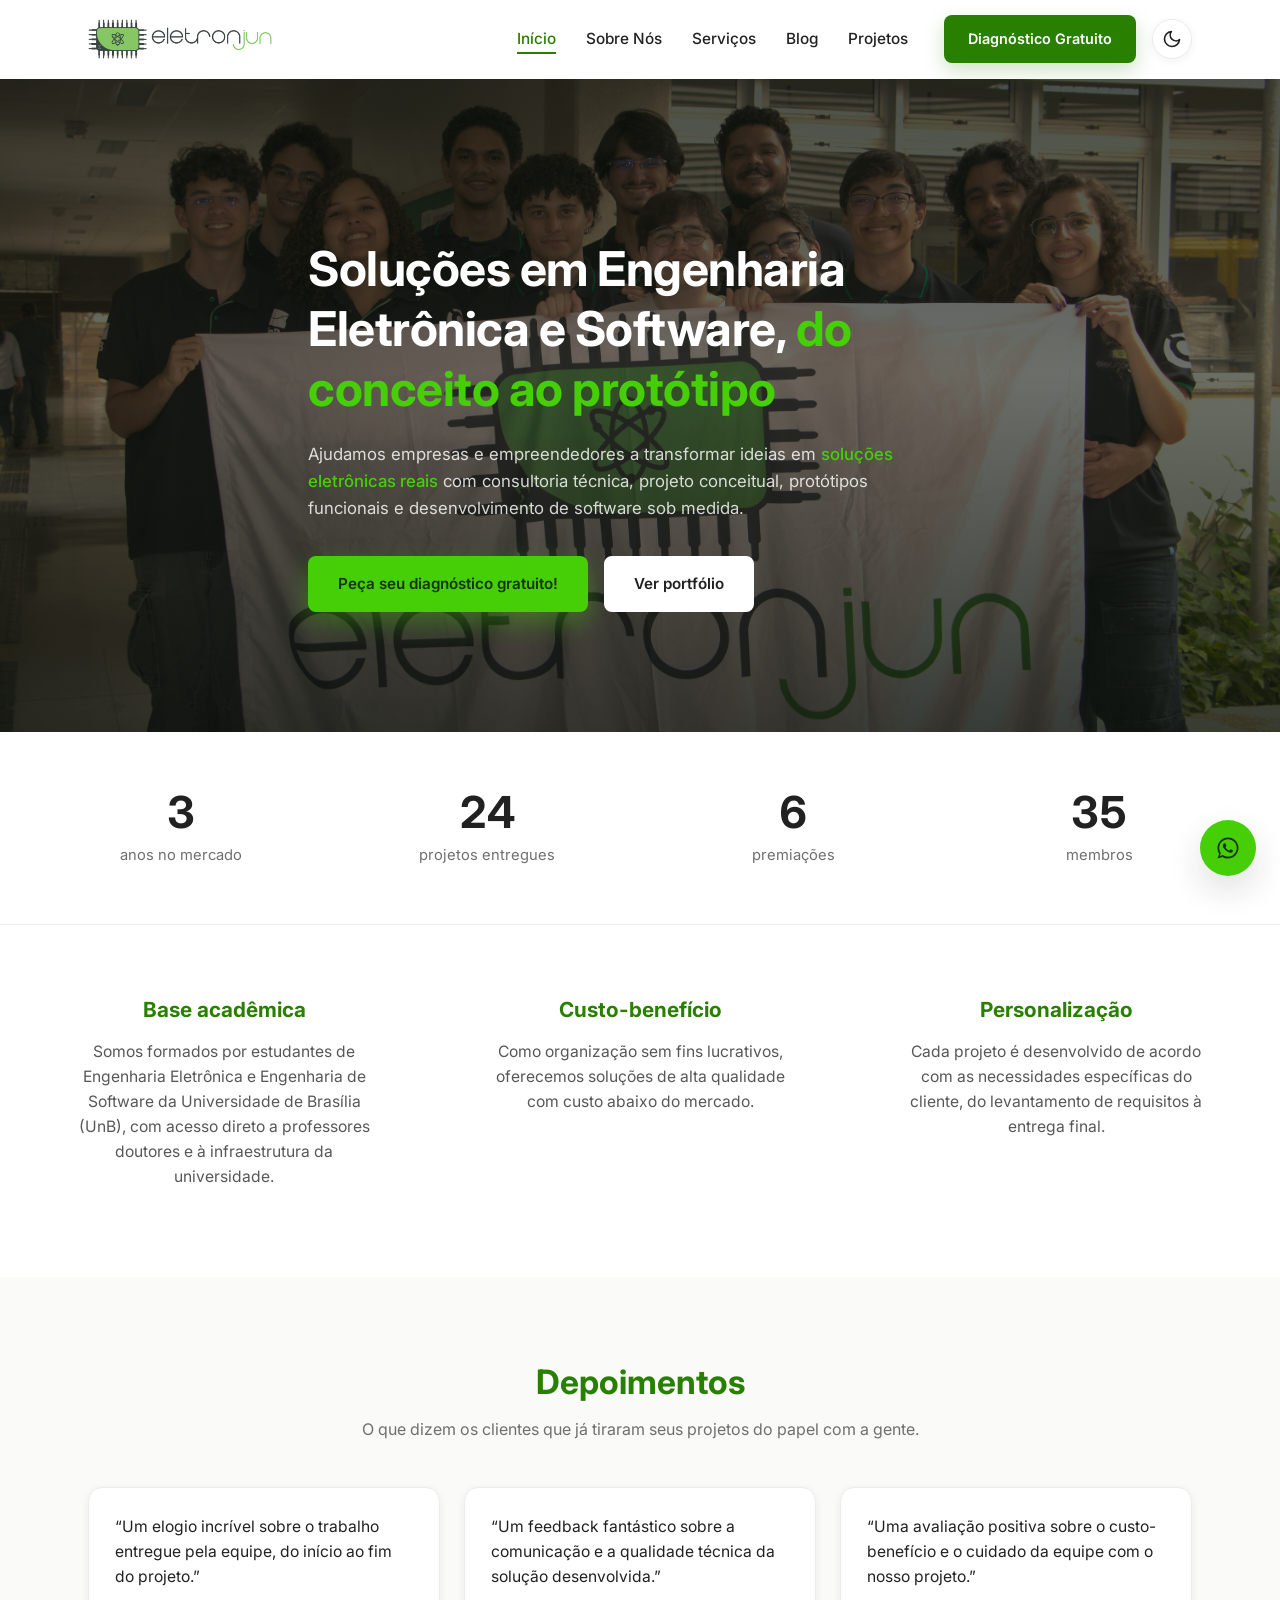
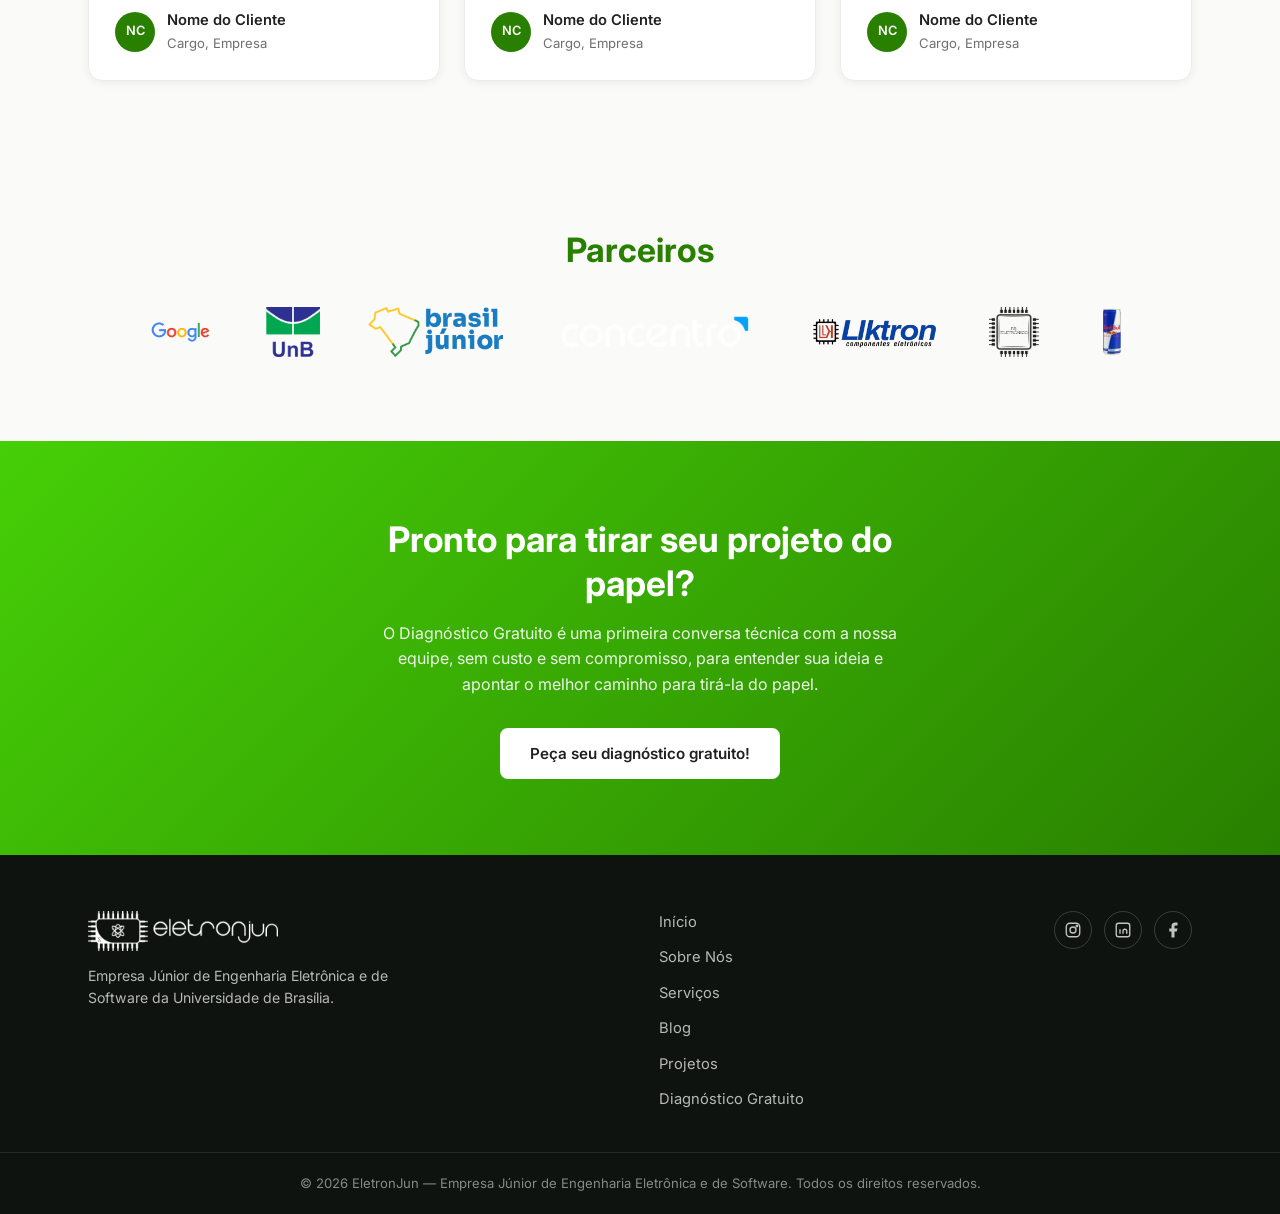
<file: index.html>
<!DOCTYPE html>
<html lang="pt-BR">
<head>
<meta charset="UTF-8">
<meta name="viewport" content="width=device-width, initial-scale=1.0">
<meta name="color-scheme" content="light dark">
<title>EletronJun — Soluções em Engenharia Eletrônica e Software</title>
<meta name="description" content="Consultoria técnica, projeto conceitual, protótipos funcionais e desenvolvimento de software sob medida. Empresa júnior de Engenharia Eletrônica e Engenharia de Software da UnB.">
<link rel="icon" type="image/png" href="assets/favicon.png">

<link rel="preconnect" href="https://fonts.googleapis.com">
<link rel="preconnect" href="https://fonts.gstatic.com" crossorigin>
<link href="https://fonts.googleapis.com/css2?family=Inter:ital,wght@0,400;0,500;0,600;0,700;0,800;1,400&display=swap" rel="stylesheet">

<link rel="stylesheet" href="css/styles.css">
<script src="js/components.js"></script>
</head>
<body>

<a class="skip-link" href="#main">Pular para o conteúdo</a>

<site-header data-root="./" data-active="inicio"></site-header>

<main id="main">

  <section class="hero" id="top">
    <div class="container hero-inner">
      <h1 class="hero-title">
        Soluções em Engenharia Eletrônica e Software,
        <span class="text-accent">do conceito ao protótipo</span>
      </h1>
      <p class="hero-text">
        Ajudamos empresas e empreendedores a transformar ideias em
        <span class="hero-highlight">soluções eletrônicas reais</span>
        com consultoria técnica, projeto conceitual, protótipos funcionais e desenvolvimento de software sob medida.
      </p>
     <div class="hero-actions">
  <button type="button" class="btn btn-accent" data-modal-target="diagnostico">
    Peça seu diagnóstico gratuito!
  </button>
  
  <a href="/pages/projetos.html" class="btn btn-white">Ver portfólio</a>
</div>
  </section>

  <section class="stats" id="stats" aria-label="Números da EletronJun">
    <div class="container stats-grid">
      <div class="stat">
        <span class="stat-number" data-target="3">0</span>
        <span class="stat-label">anos no mercado</span>
      </div>
      <div class="stat">
        <span class="stat-number" data-target="24">0</span>
        <span class="stat-label">projetos entregues</span>
      </div>
      <div class="stat">
        <span class="stat-number" data-target="6">0</span>
        <span class="stat-label">premiações</span>
      </div>
      <div class="stat">
        <span class="stat-number" data-target="35">0</span>
        <span class="stat-label">membros</span>
      </div>
    </div>
  </section>

  <section class="features" id="sobre">
    <div class="container features-grid">
      <article class="feature">
        <h3>Base acadêmica</h3>
        <p>Somos formados por estudantes de Engenharia Eletrônica e Engenharia de Software da Universidade de Brasília (UnB), com acesso direto a professores doutores e à infraestrutura da universidade.</p>
      </article>
      <article class="feature">
        <h3>Custo-benefício</h3>
        <p>Como organização sem fins lucrativos, oferecemos soluções de alta qualidade com custo abaixo do mercado.</p>
      </article>
      <article class="feature">
        <h3>Personalização</h3>
        <p>Cada projeto é desenvolvido de acordo com as necessidades específicas do cliente, do levantamento de requisitos à entrega final.</p>
      </article>
    </div>
  </section>


  <section class="testimonials" id="depoimentos">
    <div class="container">
      <h2 class="section-title">Depoimentos</h2>
      <p class="section-subtitle">O que dizem os clientes que já tiraram seus projetos do papel com a gente.</p>
      <div class="testimonials-grid">

        <figure class="testimonial-card">
          <blockquote>“Um elogio incrível sobre o trabalho entregue pela equipe, do início ao fim do projeto.”</blockquote>
          <figcaption>
            <span class="avatar" aria-hidden="true">NC</span>
            <span>
              <span class="testimonial-name">Nome do Cliente</span>
              <span class="testimonial-role">Cargo, Empresa</span>
            </span>
          </figcaption>
        </figure>

        <figure class="testimonial-card">
          <blockquote>“Um feedback fantástico sobre a comunicação e a qualidade técnica da solução desenvolvida.”</blockquote>
          <figcaption>
            <span class="avatar" aria-hidden="true">NC</span>
            <span>
              <span class="testimonial-name">Nome do Cliente</span>
              <span class="testimonial-role">Cargo, Empresa</span>
            </span>
          </figcaption>
        </figure>

        <figure class="testimonial-card">
          <blockquote>“Uma avaliação positiva sobre o custo-benefício e o cuidado da equipe com o nosso projeto.”</blockquote>
          <figcaption>
            <span class="avatar" aria-hidden="true">NC</span>
            <span>
              <span class="testimonial-name">Nome do Cliente</span>
              <span class="testimonial-role">Cargo, Empresa</span>
            </span>
          </figcaption>
        </figure>

      </div>
    </div>
  </section>

  <section class="partners" id="parceiros">
    <div class="container">
      <h2 class="section-title">Parceiros</h2>
      <div class="partners-row">
        <!-- Wordmarks only — swap for official partner logo files when available -->
        <img src="assets/google.webp" alt="Google" class="partner-logo">
        <img src="assets/unb.webp" alt="UnB" class="partner-logo">
        <img src="assets/brasiljunior.webp" alt="Brasil Júnior" class="partner-logo">
        <img src="assets/concentro.png" alt="Concentro" class="partner-logo">
        <img src="assets/llkatron.png" alt="Llktron" class="partner-logo">
        <img src="assets/dreletronico.png" alt="Dr. Eletrônico" class="partner-logo">
        <img src="assets/redbull.png" alt="RedBull" class="partner-logo">
      </div>
    </div>
  </section>

  <section class="cta">
    <div class="container cta-inner">
      <h2>Pronto para tirar seu projeto do papel?</h2>
      <p>O Diagnóstico Gratuito é uma primeira conversa técnica com a nossa equipe, sem custo e sem compromisso, para entender sua ideia e apontar o melhor caminho para tirá-la do papel.</p>
      <button type="button" class="btn btn-white" data-modal-target="diagnostico">
    Peça seu diagnóstico gratuito!
  </button>
    </div>
  </section>

</main>
<site-whatsapp></site-whatsapp>
<site-footer data-root="./"></site-footer>
<!--pop up whatsapp diagnostico-->
  <dialog id="modal-diagnostico" class="modal-whatsapp">
  <div class="modal-header">
    <div class="modal-title-box">
      <div class="icon-circle">
        <svg width="22" height="22" viewBox="0 0 24 24" fill="currentColor">
          <path d="M20 2H4c-1.1 0-1.99.9-1.99 2L2 22l4-4h14c1.1 0 2-.9 2-2V4c0-1.1-.9-2-2-2zM6 9h12v2H6V9zm8 5H6v-2h8v2zm4-6H6V6h12v2z"/>
        </svg>
      </div>
      <div>
        <h3>Fale com a EletronJun</h3>
        <span>Resposta em horário comercial</span>
      </div>
    </div>
    <button type="button" class="modal-close" aria-label="Fechar">&times;</button>
  </div>

  <form id="form-diagnostico" class="modal-body">
    <p class="modal-desc">Preencha seus dados para iniciarmos a conversa no WhatsApp.</p>

    <div class="form-group">
      <label for="diag-nome">Seu nome</label>
      <input type="text" id="diag-nome" required placeholder="Como podemos te chamar?">
    </div>

    <div class="form-group">
      <label for="diag-telefone">Telefone (com DDD)</label>
      <input type="tel" id="diag-telefone" required placeholder="(61) 99999-9999">
    </div>

    <button type="submit" class="btn-whatsapp">
      <svg width="20" height="20" viewBox="0 0 24 24" fill="currentColor">
        <path d="M12.031 2c-5.517 0-9.993 4.477-9.993 9.993 0 1.763.459 3.486 1.332 5.006L2 22l5.129-1.343c1.472.802 3.136 1.226 4.902 1.226 5.518 0 9.995-4.477 9.995-9.993C22.026 6.477 17.55 2 12.031 2zm5.871 14.128c-.247.694-1.442 1.32-2.008 1.378-.522.053-1.2.083-3.447-.847-2.883-1.194-4.733-4.137-4.877-4.331-.143-.194-1.173-1.56-1.173-2.977 0-1.417.744-2.114 1.009-2.4.265-.286.577-.358.77-.358.193 0 .386 0 .554.009.178.01.419-.068.654.498.247.595.842 2.057.915 2.206.073.149.121.323.023.518-.098.194-.148.314-.294.488-.146.173-.307.387-.439.52-.147.147-.301.308-.13.6.172.292.766 1.266 1.644 2.049 1.129 1.006 2.081 1.318 2.373 1.464.292.146.463.122.634-.073.172-.194.736-.856.932-1.15.195-.293.39-.244.653-.146.264.098 1.677.79 1.967.935.291.146.484.218.555.338.071.122.071.706-.176 1.401z"/>
      </svg>
      Continuar no WhatsApp
    </button>

    <span class="modal-disclaimer">
      Ao continuar, você será redirecionado(a) para o WhatsApp com uma mensagem pronta para envio.
    </span>
  </form>
</dialog>

  <!---pop up whatsapp diagnostico--->

<script src="js/script.js"></script>
</body>
</html>
</file>
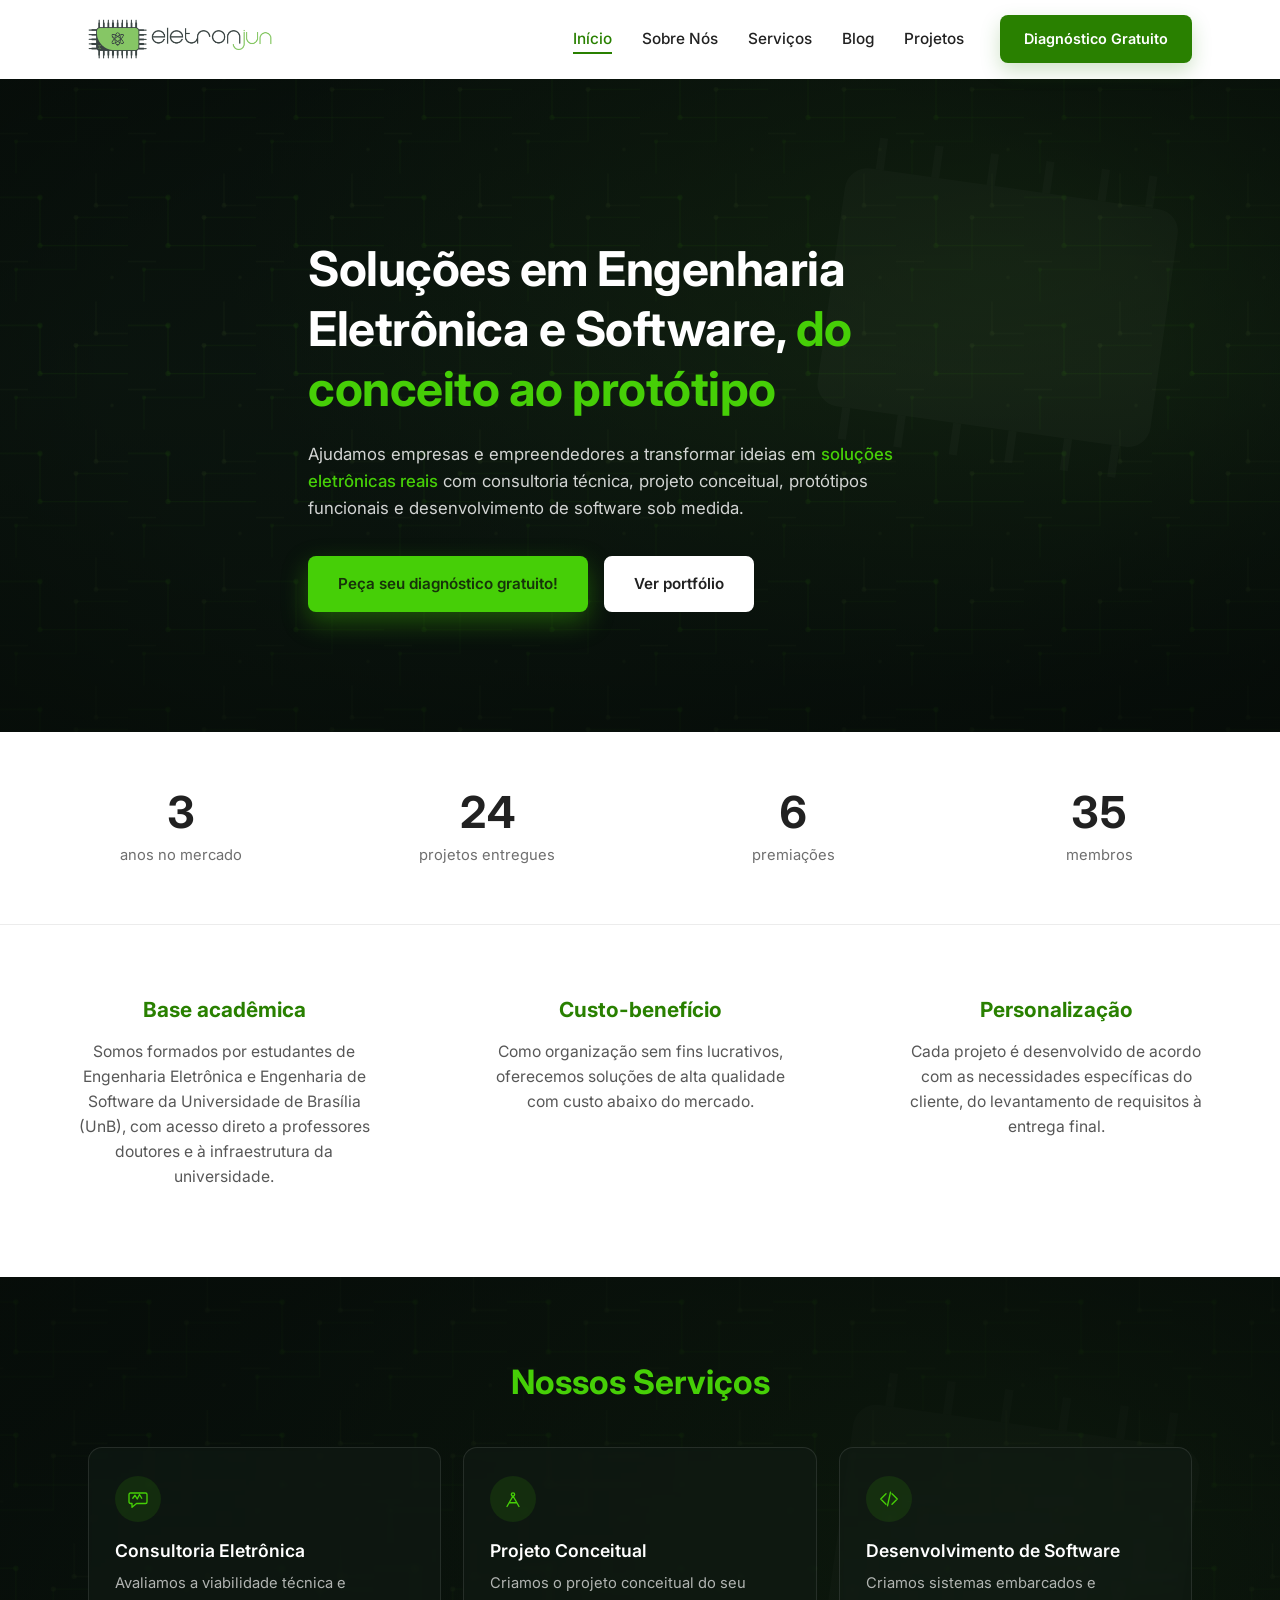
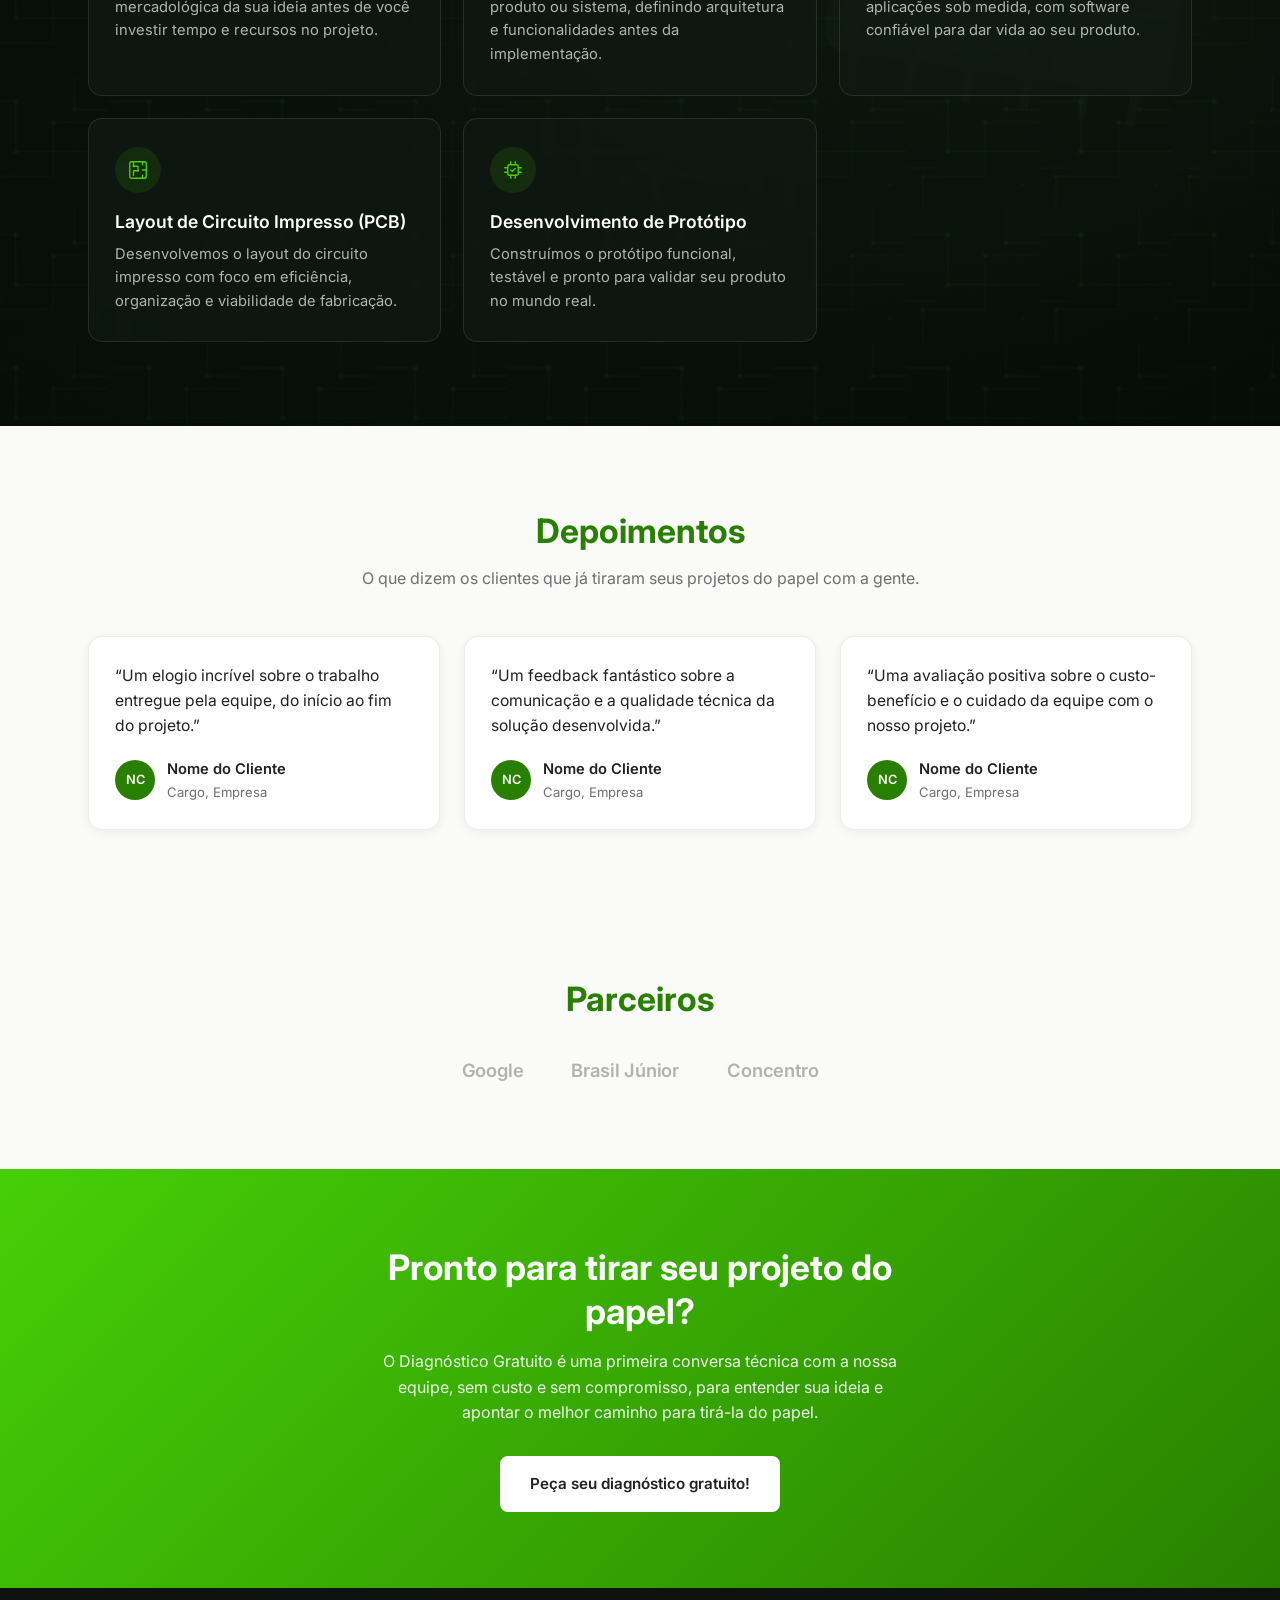
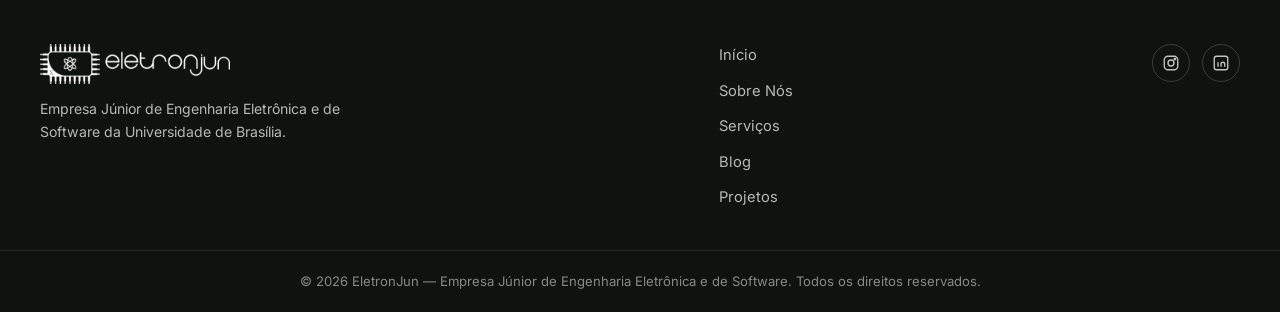
<file: eletronjun-homepage/index.html>
<!DOCTYPE html>
<html lang="pt-BR">
<head>
<meta charset="UTF-8">
<meta name="viewport" content="width=device-width, initial-scale=1.0">
<title>EletronJun — Soluções em Engenharia Eletrônica e Software</title>
<meta name="description" content="Consultoria técnica, projeto conceitual, protótipos funcionais e desenvolvimento de software sob medida. Empresa júnior de Engenharia Eletrônica e Engenharia de Software da UnB.">
<link rel="icon" type="image/png" href="assets/favicon.png">

<link rel="preconnect" href="https://fonts.googleapis.com">
<link rel="preconnect" href="https://fonts.gstatic.com" crossorigin>
<link href="https://fonts.googleapis.com/css2?family=Inter:ital,wght@0,400;0,500;0,600;0,700;0,800;1,400&display=swap" rel="stylesheet">

<link rel="stylesheet" href="css/styles.css">
</head>
<body>

<a class="skip-link" href="#main">Pular para o conteúdo</a>

<header class="site-header" id="header">
  <div class="container header-inner">

    <a href="#top" class="logo" aria-label="EletronJun — página inicial">
      <img class="logo-img" src="assets/logo-full.png" alt="EletronJun" width="1400" height="304">
    </a>

    <button class="nav-toggle" id="navToggle" type="button" aria-expanded="false" aria-controls="primaryNav" aria-label="Abrir menu de navegação">
      <span></span><span></span><span></span>
    </button>

    <nav class="nav" id="primaryNav">
      <ul class="nav-list">
        <li><a href="#top" class="nav-link active">Início</a></li>
        <li><a href="#sobre" class="nav-link">Sobre Nós</a></li>
        <li><a href="#servicos" class="nav-link">Serviços</a></li>
        <li><a href="#" class="nav-link">Blog</a></li>
        <li><a href="#" class="nav-link">Projetos</a></li>
      </ul>
      <a href="#" class="btn btn-primary btn-sm nav-cta">Diagnóstico Gratuito</a>
    </nav>
  </div>
</header>

<main id="main">

  <section class="hero" id="top">
    <div class="container hero-inner">
      <h1 class="hero-title">
        Soluções em Engenharia Eletrônica e Software,
        <span class="text-accent">do conceito ao protótipo</span>
      </h1>
      <p class="hero-text">
        Ajudamos empresas e empreendedores a transformar ideias em
        <span class="hero-highlight">soluções eletrônicas reais</span>
        com consultoria técnica, projeto conceitual, protótipos funcionais e desenvolvimento de software sob medida.
      </p>
      <div class="hero-actions">
        <a href="#" class="btn btn-accent">Peça seu diagnóstico gratuito!</a>
        <a href="#" class="btn btn-white">Ver portfólio</a>
      </div>
    </div>
  </section>

  <section class="stats" id="stats" aria-label="Números da EletronJun">
    <div class="container stats-grid">
      <div class="stat">
        <span class="stat-number" data-target="3">0</span>
        <span class="stat-label">anos no mercado</span>
      </div>
      <div class="stat">
        <span class="stat-number" data-target="24">0</span>
        <span class="stat-label">projetos entregues</span>
      </div>
      <div class="stat">
        <span class="stat-number" data-target="6">0</span>
        <span class="stat-label">premiações</span>
      </div>
      <div class="stat">
        <span class="stat-number" data-target="35">0</span>
        <span class="stat-label">membros</span>
      </div>
    </div>
  </section>

  <section class="features" id="sobre">
    <div class="container features-grid">
      <article class="feature">
        <h3>Base acadêmica</h3>
        <p>Somos formados por estudantes de Engenharia Eletrônica e Engenharia de Software da Universidade de Brasília (UnB), com acesso direto a professores doutores e à infraestrutura da universidade.</p>
      </article>
      <article class="feature">
        <h3>Custo-benefício</h3>
        <p>Como organização sem fins lucrativos, oferecemos soluções de alta qualidade com custo abaixo do mercado.</p>
      </article>
      <article class="feature">
        <h3>Personalização</h3>
        <p>Cada projeto é desenvolvido de acordo com as necessidades específicas do cliente, do levantamento de requisitos à entrega final.</p>
      </article>
    </div>
  </section>

  <section class="services" id="servicos">
    <div class="container">
      <h2 class="section-title text-on-dark">Nossos Serviços</h2>
      <div class="services-grid">

        <article class="service-card">
          <span class="service-icon" aria-hidden="true">
            <svg viewBox="0 0 32 32" fill="none" stroke="currentColor" stroke-width="1.8" stroke-linecap="round" stroke-linejoin="round">
              <path d="M6 8h20a2 2 0 0 1 2 2v10a2 2 0 0 1-2 2H14l-6 5v-5H6a2 2 0 0 1-2-2V10a2 2 0 0 1 2-2Z"/>
              <path d="M9 15l3-4 3 5 3-6 3 5"/>
            </svg>
          </span>
          <h3>Consultoria Eletrônica</h3>
          <p>Avaliamos a viabilidade técnica e mercadológica da sua ideia antes de você investir tempo e recursos no projeto.</p>
        </article>

        <article class="service-card">
          <span class="service-icon" aria-hidden="true">
            <svg viewBox="0 0 32 32" fill="none" stroke="currentColor" stroke-width="1.8" stroke-linecap="round" stroke-linejoin="round">
              <circle cx="16" cy="10" r="2.2"/>
              <path d="M16 12 8 26M16 12l8 14M11 21h10"/>
            </svg>
          </span>
          <h3>Projeto Conceitual</h3>
          <p>Criamos o projeto conceitual do seu produto ou sistema, definindo arquitetura e funcionalidades antes da implementação.</p>
        </article>

        <article class="service-card">
          <span class="service-icon" aria-hidden="true">
            <svg viewBox="0 0 32 32" fill="none" stroke="currentColor" stroke-width="1.8" stroke-linecap="round" stroke-linejoin="round">
              <path d="M12 9 5 16l7 7M20 9l7 7-7 7M18 7l-4 18"/>
            </svg>
          </span>
          <h3>Desenvolvimento de Software</h3>
          <p>Criamos sistemas embarcados e aplicações sob medida, com software confiável para dar vida ao seu produto.</p>
        </article>

        <article class="service-card">
          <span class="service-icon" aria-hidden="true">
            <svg viewBox="0 0 32 32" fill="none" stroke="currentColor" stroke-width="1.8" stroke-linecap="round" stroke-linejoin="round">
              <rect x="5" y="5" width="22" height="22" rx="2"/>
              <path d="M10 5v6h6v6h-6v6M22 5v4M22 27v-4M22 16h5"/>
              <circle cx="10" cy="11" r="1.3" fill="currentColor" stroke="none"/>
              <circle cx="16" cy="17" r="1.3" fill="currentColor" stroke="none"/>
            </svg>
          </span>
          <h3>Layout de Circuito Impresso (PCB)</h3>
          <p>Desenvolvemos o layout do circuito impresso com foco em eficiência, organização e viabilidade de fabricação.</p>
        </article>

        <article class="service-card">
          <span class="service-icon" aria-hidden="true">
            <svg viewBox="0 0 32 32" fill="none" stroke="currentColor" stroke-width="1.8" stroke-linecap="round" stroke-linejoin="round">
              <rect x="9" y="9" width="14" height="14" rx="2"/>
              <path d="M13 9V5M19 9V5M13 27v-4M19 27v-4M9 13H5M9 19H5M27 13h-4M27 19h-4"/>
              <path d="M13 16l2 2 4-4"/>
            </svg>
          </span>
          <h3>Desenvolvimento de Protótipo</h3>
          <p>Construímos o protótipo funcional, testável e pronto para validar seu produto no mundo real.</p>
        </article>

      </div>
    </div>
  </section>

  <section class="testimonials" id="depoimentos">
    <div class="container">
      <h2 class="section-title">Depoimentos</h2>
      <p class="section-subtitle">O que dizem os clientes que já tiraram seus projetos do papel com a gente.</p>
      <div class="testimonials-grid">

        <figure class="testimonial-card">
          <blockquote>“Um elogio incrível sobre o trabalho entregue pela equipe, do início ao fim do projeto.”</blockquote>
          <figcaption>
            <span class="avatar" aria-hidden="true">NC</span>
            <span>
              <span class="testimonial-name">Nome do Cliente</span>
              <span class="testimonial-role">Cargo, Empresa</span>
            </span>
          </figcaption>
        </figure>

        <figure class="testimonial-card">
          <blockquote>“Um feedback fantástico sobre a comunicação e a qualidade técnica da solução desenvolvida.”</blockquote>
          <figcaption>
            <span class="avatar" aria-hidden="true">NC</span>
            <span>
              <span class="testimonial-name">Nome do Cliente</span>
              <span class="testimonial-role">Cargo, Empresa</span>
            </span>
          </figcaption>
        </figure>

        <figure class="testimonial-card">
          <blockquote>“Uma avaliação positiva sobre o custo-benefício e o cuidado da equipe com o nosso projeto.”</blockquote>
          <figcaption>
            <span class="avatar" aria-hidden="true">NC</span>
            <span>
              <span class="testimonial-name">Nome do Cliente</span>
              <span class="testimonial-role">Cargo, Empresa</span>
            </span>
          </figcaption>
        </figure>

      </div>
    </div>
  </section>

  <section class="partners" id="parceiros">
    <div class="container">
      <h2 class="section-title">Parceiros</h2>
      <div class="partners-row">
        <!-- Wordmarks only — swap for official partner logo files when available -->
        <span class="partner-logo">Google</span>
        <span class="partner-logo">Brasil Júnior</span>
        <span class="partner-logo">Concentro</span>
      </div>
    </div>
  </section>

  <section class="cta">
    <div class="container cta-inner">
      <h2>Pronto para tirar seu projeto do papel?</h2>
      <p>O Diagnóstico Gratuito é uma primeira conversa técnica com a nossa equipe, sem custo e sem compromisso, para entender sua ideia e apontar o melhor caminho para tirá-la do papel.</p>
      <a href="#" class="btn btn-white">Peça seu diagnóstico gratuito!</a>
    </div>
  </section>

</main>

<footer class="site-footer">
  <div class="container footer-inner">
    <div class="footer-brand">
      <a href="#top" class="logo" aria-label="EletronJun — início">
        <img class="logo-img footer-logo" src="assets/logo-footer.svg" alt="EletronJun" width="338" height="71">
      </a>
      <p>Empresa Júnior de Engenharia Eletrônica e de Software da Universidade de Brasília.</p>
    </div>

    <nav class="footer-nav" aria-label="Links do rodapé">
      <a href="#top">Início</a>
      <a href="#sobre">Sobre Nós</a>
      <a href="#servicos">Serviços</a>
      <a href="#">Blog</a>
      <a href="#">Projetos</a>
    </nav>

    <div class="footer-social">
      <a href="#" aria-label="Instagram" class="social-icon">
        <svg viewBox="0 0 24 24" fill="none" stroke="currentColor" stroke-width="1.8"><rect x="3" y="3" width="18" height="18" rx="5"/><circle cx="12" cy="12" r="4"/><circle cx="17.2" cy="6.8" r="1"/></svg>
      </a>
      <a href="#" aria-label="LinkedIn" class="social-icon">
        <svg viewBox="0 0 24 24" fill="none" stroke="currentColor" stroke-width="1.8"><rect x="3" y="3" width="18" height="18" rx="3"/><line x1="8" y1="11" x2="8" y2="17"/><line x1="8" y1="7.5" x2="8" y2="7.51"/><path d="M12 17v-3.5a2.5 2.5 0 0 1 5 0V17"/></svg>
      </a>
    </div>
  </div>
  <div class="footer-bottom">
    <div class="container">
      <p>© 2026 EletronJun — Empresa Júnior de Engenharia Eletrônica e de Software. Todos os direitos reservados.</p>
    </div>
  </div>
</footer>

<script src="js/script.js"></script>
</body>
</html>
</file>
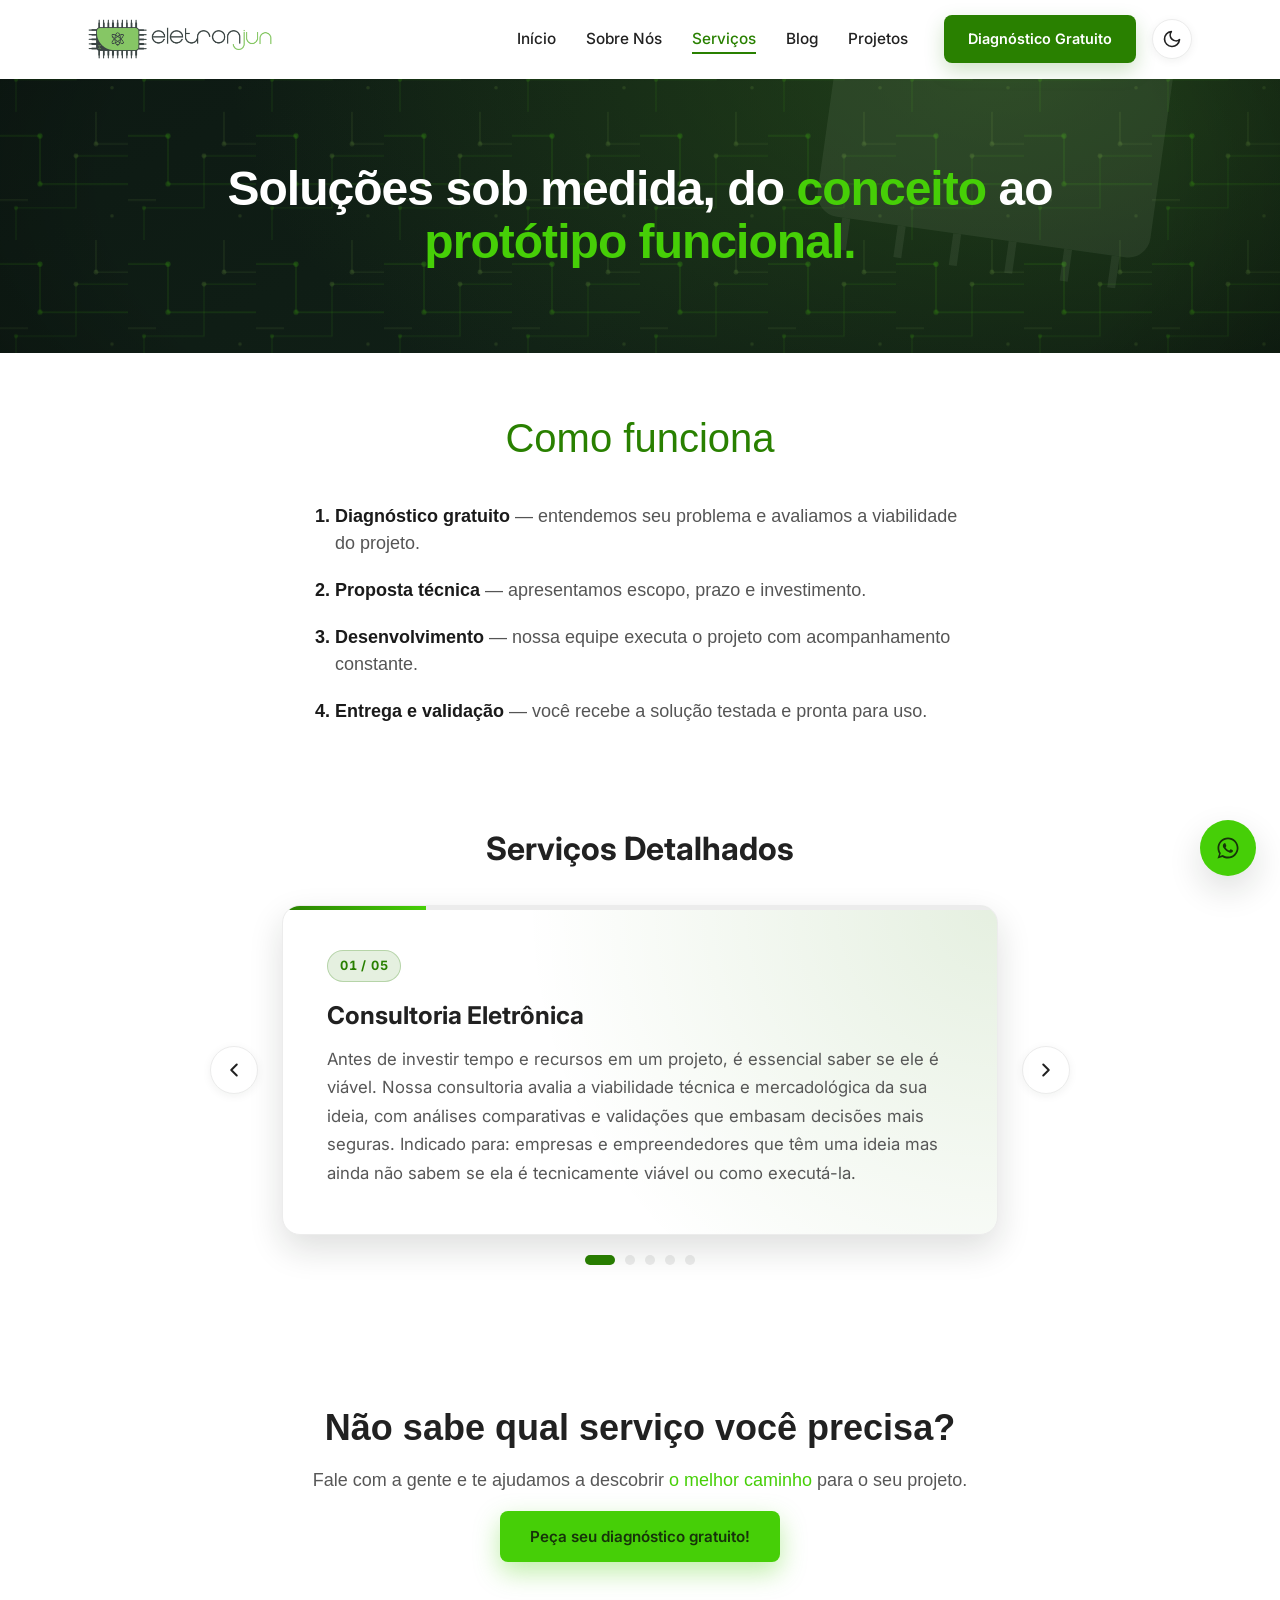
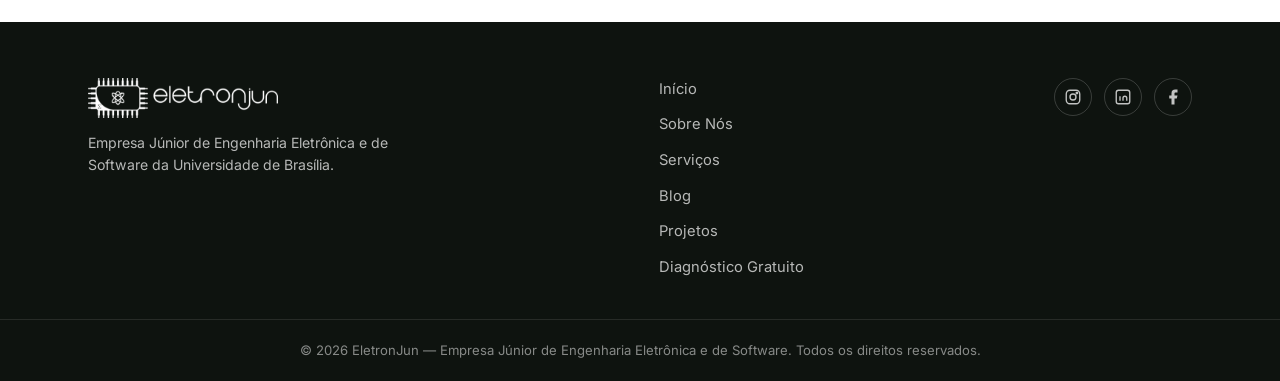
<file: servicos.html>
<!DOCTYPE html>
<html lang="pt-BR">
<head>
  <meta charset="UTF-8">
  <meta name="viewport" content="width=device-width, initial-scale=1.0">
  <meta name="color-scheme" content="light dark">
  <title>EletronJun — Soluções em Engenharia Eletrônica e Software</title>
  <meta name="description" content="Consultoria técnica, projeto conceitual, protótipos funcionais e desenvolvimento de software sob medida. Empresa júnior de Engenharia Eletrônica e Engenharia de Software da UnB.">
  <link rel="icon" type="image/png" href="assets/favicon.png">

  <link rel="preconnect" href="https://fonts.googleapis.com">
  <link rel="preconnect" href="https://fonts.gstatic.com" crossorigin>
  <link href="https://fonts.googleapis.com/css2?family=Inter:ital,wght@0,400;0,500;0,600;0,700;0,800;1,400&display=swap" rel="stylesheet">

  <link rel="stylesheet" href="css/styles.css">
  <script src="js/components.js"></script>
</head>
<body>

  <a class="skip-link" href="#main">Pular para o conteúdo</a>

  <site-header data-root="./" data-active="servicos"></site-header>

  <main id="main">

    <section class="services" id="top">
      <div class="services-title">
        <h1 class="services-h1">
          Soluções sob medida, do
          <span class="text-accent">conceito</span>
          ao
          <span class="text-accent">protótipo funcional.</span>
        </h1>
      </div>
    </section>

    <section class="services-grid">
        <div class="services-h2-position">
            <h2 class="services-h2">Como funciona</h2>
            <ol class="steps-list">
            <li>
                <strong>Diagnóstico gratuito</strong> — entendemos seu problema e avaliamos a viabilidade do projeto.
            </li> 
            <li>
                <strong>Proposta técnica</strong> — apresentamos escopo, prazo e investimento.
            </li>
            <li>
                <strong>Desenvolvimento</strong> — nossa equipe executa o projeto com acompanhamento constante.
            </li>
            <li>
                <strong>Entrega e validação</strong> — você recebe a solução testada e pronta para uso.
            </li>
            </ol>
        </div>
    </section>

    <section class="services-detailed" aria-labelledby="services-detailed-heading">
      <div class="container">
        <h3 id="services-detailed-heading" class="services-detailed-title">Serviços Detalhados</h3>

        <div class="services-carousel" role="region" aria-roledescription="carrossel" aria-label="Serviços Detalhados" tabindex="0">
          <div class="services-carousel-layout">
            <button type="button" class="services-arrow services-arrow--prev" aria-label="Serviço anterior">
              <svg viewBox="0 0 24 24" fill="none" stroke="currentColor" stroke-width="2.2" stroke-linecap="round" stroke-linejoin="round" aria-hidden="true">
                <polyline points="15 18 9 12 15 6"></polyline>
              </svg>
            </button>

            <div class="service-card-viewport">
              <div class="service-card-progress" aria-hidden="true">
                <div class="service-card-progress-bar"></div>
              </div>

              <div class="service-card-meta">
                <span class="service-card-counter" aria-live="polite">01 / 05</span>
              </div>

              <div class="service-card-stage">
                <article class="service-slide is-active" aria-hidden="false">
                  <h4>Consultoria Eletrônica</h4>
                  <p>Antes de investir tempo e recursos em um projeto, é essencial saber se ele é viável. Nossa consultoria avalia a viabilidade técnica e mercadológica da sua ideia, com análises comparativas e validações que embasam decisões mais seguras. Indicado para: empresas e empreendedores que têm uma ideia mas ainda não sabem se ela é tecnicamente viável ou como executá-la.</p>
                </article>
                <article class="service-slide" aria-hidden="true">
                  <h4>Projeto conceitual</h4>
                  <p>Transformamos uma ideia em um plano técnico completo: análise de viabilidade, definição de funcionalidades, seleção de componentes e elaboração do Bill of Materials (BoM) a base necessária para qualquer desenvolvimento eletrônico dar certo. Indicado para: quem já validou a ideia e precisa de um projeto técnico estruturado antes de partir para o protótipo.</p>
                </article>
                <article class="service-slide" aria-hidden="true">
                  <h4>Desenvolvimento de Software</h4>
                  <p>Criamos sistemas personalizados que resolvem problemas reais do seu negócio, desde aplicações simples até soluções mais robustas de monitoramento e automação. Indicado para: empresas que precisam de um sistema sob medida, sem depender de soluções genéricas do mercado.</p>
                </article>
                <article class="service-slide" aria-hidden="true">
                  <h4>Layout de Circuito Impresso (PCB)</h4>
                  <p>Desenhamos o layout do seu circuito impresso com foco em eficiência, desempenho e viabilidade de fabricação, reduzindo riscos de falha antes mesmo da produção. Indicado para: projetos que já têm um circuito definido e precisam de um layout profissional pronto para fabricação.</p>
                </article>
                <article class="service-slide" aria-hidden="true">
                  <h4>Desenvolvimento de Protótipo</h4>
                  <p>A partir do projeto conceitual validado, construímos um protótipo funcional, testável e pronto para iteração ou produção em escala o passo que transforma sua ideia em algo tangível. Indicado para: quem já tem o projeto conceitual pronto e quer ver a ideia funcionando de verdade.</p>
                </article>
              </div>
            </div>

            <button type="button" class="services-arrow services-arrow--next" aria-label="Próximo serviço">
              <svg viewBox="0 0 24 24" fill="none" stroke="currentColor" stroke-width="2.2" stroke-linecap="round" stroke-linejoin="round" aria-hidden="true">
                <polyline points="9 18 15 12 9 6"></polyline>
              </svg>
            </button>

            <div class="services-carousel-dots" role="tablist" aria-label="Selecionar serviço">
              <button type="button" class="services-dot is-active" role="tab" aria-selected="true" aria-label="Ver Consultoria Eletrônica" data-index="0"></button>
              <button type="button" class="services-dot" role="tab" aria-selected="false" aria-label="Ver Projeto conceitual" data-index="1"></button>
              <button type="button" class="services-dot" role="tab" aria-selected="false" aria-label="Ver Desenvolvimento de Software" data-index="2"></button>
              <button type="button" class="services-dot" role="tab" aria-selected="false" aria-label="Ver Layout de Circuito Impresso (PCB)" data-index="3"></button>
              <button type="button" class="services-dot" role="tab" aria-selected="false" aria-label="Ver Desenvolvimento de Protótipo" data-index="4"></button>
            </div>
          </div>
        </div>
      </div>
    </section>

    <section class="cta-section">
      <div class="cta-container">
        <h2>Não sabe qual serviço você precisa?</h2>
        <p>
          Fale com a gente e te ajudamos a descobrir 
          <span class="text-accent">o melhor caminho</span> 
          para o seu projeto.
        </p>
             <div class="hero-actions">
  <button type="button" class="btn btn-accent" data-modal-target="diagnostico">
    Peça seu diagnóstico gratuito!
  </button>
  </section>
  
  

  </main>
  <site-whatsapp></site-whatsapp>
  <site-footer data-root="./"></site-footer>
  <!--pop up whatsapp diagnostico-->
  <dialog id="modal-diagnostico" class="modal-whatsapp">
  <div class="modal-header">
    <div class="modal-title-box">
      <div class="icon-circle">
        <svg width="22" height="22" viewBox="0 0 24 24" fill="currentColor">
          <path d="M20 2H4c-1.1 0-1.99.9-1.99 2L2 22l4-4h14c1.1 0 2-.9 2-2V4c0-1.1-.9-2-2-2zM6 9h12v2H6V9zm8 5H6v-2h8v2zm4-6H6V6h12v2z"/>
        </svg>
      </div>
      <div>
        <h3>Fale com a EletronJun</h3>
        <span>Resposta em horário comercial</span>
      </div>
    </div>
    <button type="button" class="modal-close" aria-label="Fechar">&times;</button>
  </div>

  <form id="form-diagnostico" class="modal-body">
    <p class="modal-desc">Preencha seus dados para iniciarmos a conversa no WhatsApp.</p>

    <div class="form-group">
      <label for="diag-nome">Seu nome</label>
      <input type="text" id="diag-nome" required placeholder="Como podemos te chamar?">
    </div>

    <div class="form-group">
      <label for="diag-telefone">Telefone (com DDD)</label>
      <input type="tel" id="diag-telefone" required placeholder="(61) 99999-9999">
    </div>

    <button type="submit" class="btn-whatsapp">
      <svg width="20" height="20" viewBox="0 0 24 24" fill="currentColor">
        <path d="M12.031 2c-5.517 0-9.993 4.477-9.993 9.993 0 1.763.459 3.486 1.332 5.006L2 22l5.129-1.343c1.472.802 3.136 1.226 4.902 1.226 5.518 0 9.995-4.477 9.995-9.993C22.026 6.477 17.55 2 12.031 2zm5.871 14.128c-.247.694-1.442 1.32-2.008 1.378-.522.053-1.2.083-3.447-.847-2.883-1.194-4.733-4.137-4.877-4.331-.143-.194-1.173-1.56-1.173-2.977 0-1.417.744-2.114 1.009-2.4.265-.286.577-.358.77-.358.193 0 .386 0 .554.009.178.01.419-.068.654.498.247.595.842 2.057.915 2.206.073.149.121.323.023.518-.098.194-.148.314-.294.488-.146.173-.307.387-.439.52-.147.147-.301.308-.13.6.172.292.766 1.266 1.644 2.049 1.129 1.006 2.081 1.318 2.373 1.464.292.146.463.122.634-.073.172-.194.736-.856.932-1.15.195-.293.39-.244.653-.146.264.098 1.677.79 1.967.935.291.146.484.218.555.338.071.122.071.706-.176 1.401z"/>
      </svg>
      Continuar no WhatsApp
    </button>

    <span class="modal-disclaimer">
      Ao continuar, você será redirecionado(a) para o WhatsApp com uma mensagem pronta para envio.
    </span>
  </form>
</dialog>

  <!---pop up whatsapp diagnostico--->
  

  <script src="js/script.js"></script>
</body>
</html>
</file>
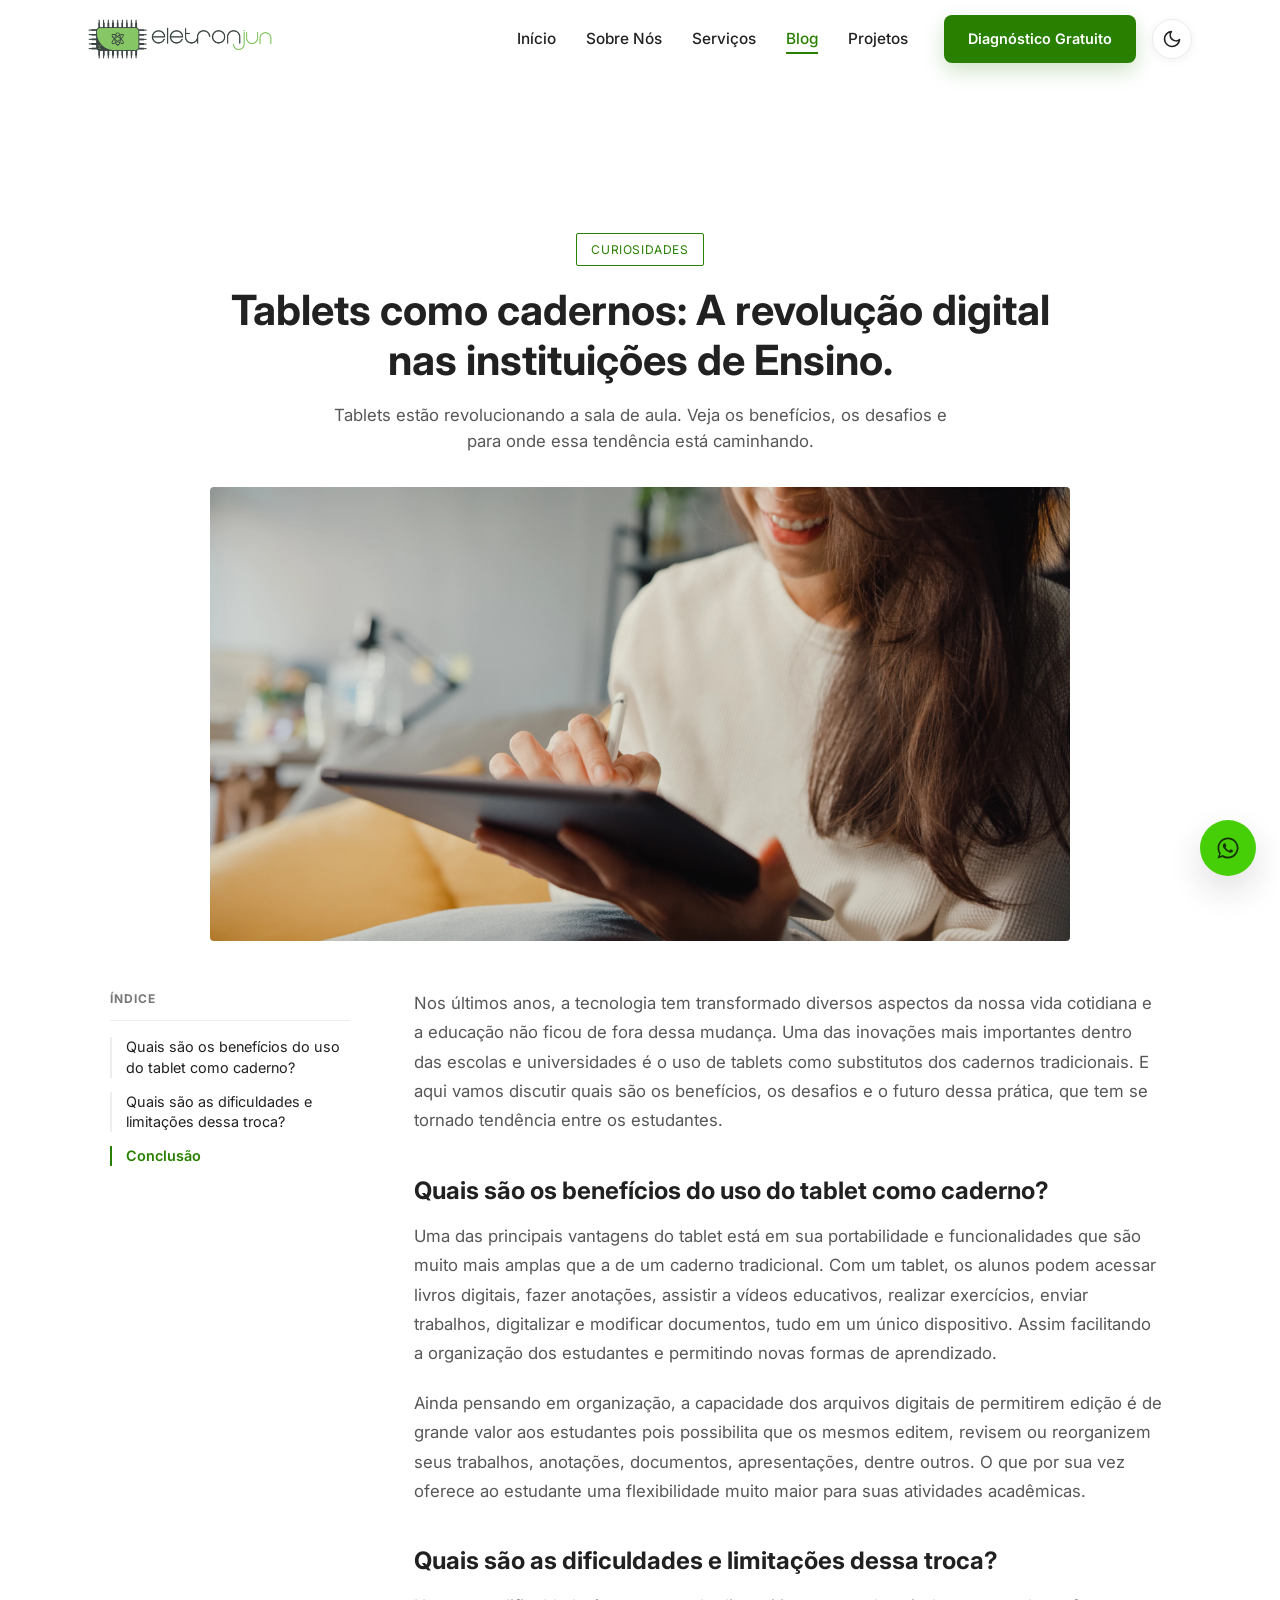
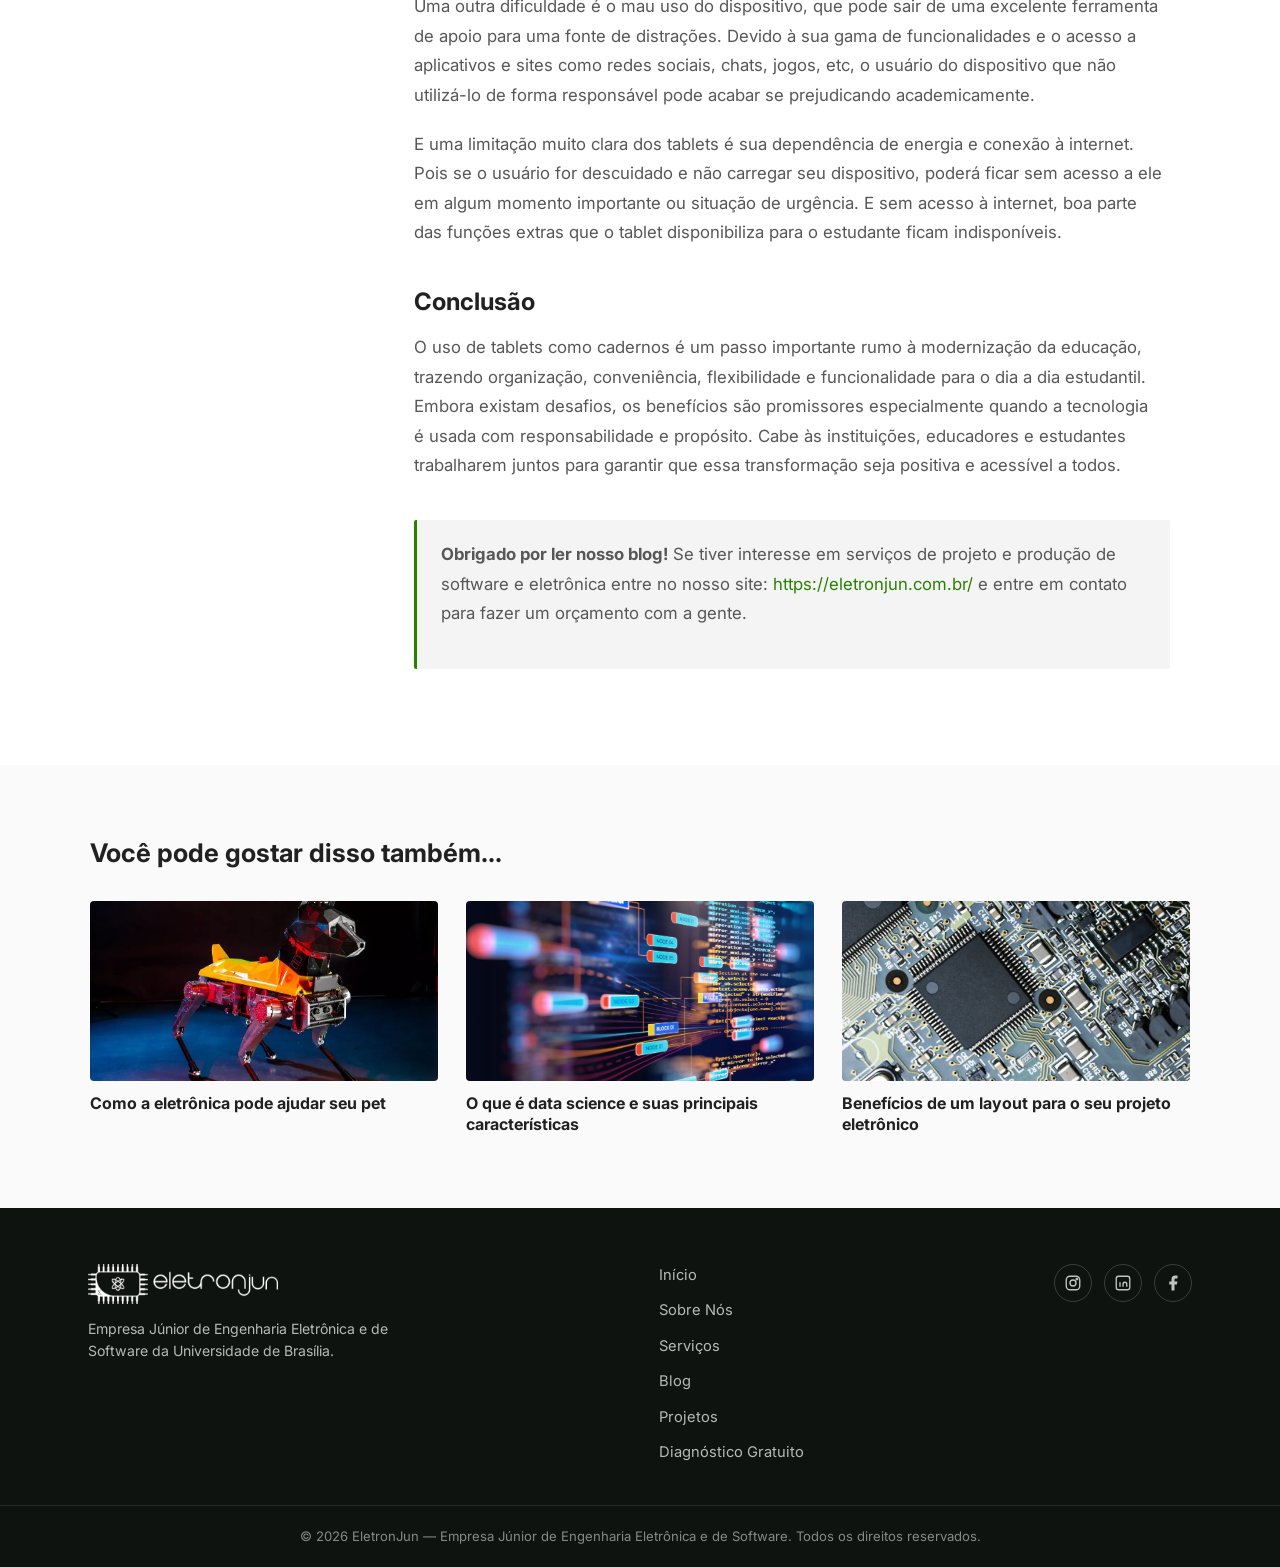
<file: pages/artigo_tablet.html>
<!DOCTYPE html>
<html lang="pt-BR">
<head>
    <meta charset="UTF-8">
    <meta name="viewport" content="width=device-width, initial-scale=1.0">
    <meta name="color-scheme" content="light dark">

    <title>Tablets como cadernos | EletronJun</title>
    <meta name="description" content="Tablets como cadernos: A revolução digital nas instituições de ensino. Benefícios, desafios e o futuro da educação digital.">
    <link rel="icon" type="image/png" href="../assets/favicon.png">

    <link rel="preconnect" href="https://fonts.googleapis.com">
    <link rel="preconnect" href="https://fonts.gstatic.com" crossorigin>
    <link href="https://fonts.googleapis.com/css2?family=Inter:ital,wght@0,400;0,500;0,600;0,700;0,800;1,400&display=swap" rel="stylesheet">

    <link rel="stylesheet" href="../css/styles.css">
    <link rel="stylesheet" href="../css/artigo.css">
    <script src="../js/components.js"></script>
</head>

<body class="article-page">
    <site-header data-root="../" data-active="blog"></site-header>

    <div class="reading-progress" id="readingProgress"></div>
    
    <main> 
        <article class="article">
            <header class="article-hero">
                <span class="article-category">curiosidades</span>

                <h1>
                    Tablets como cadernos: A revolução digital nas instituições de Ensino.
                </h1>

                <p class="article-summary">
                    Tablets estão revolucionando a sala de aula. Veja os benefícios,
                    os desafios e para onde essa tendência está caminhando.
                </p>

                <img
                    class="article-cover"
                    src="../assets/tablet.webp"
                    alt="Pessoa utilizando um tablet e uma caneta digital"
                >       

            </header>

            <!-- indice -->

            <div class="article-layout">
                <aside class="article-index">
                    <p class="index-label">Índice</p>

                    <nav class="index-nav" aria-label="Índice do artigo">
                        <a href="#beneficios">Quais são os benefícios do uso do tablet como caderno?</a>
                        <a href="#desafios">Quais são as dificuldades e limitações dessa troca?</a>
                        <a href="#conclusao">Conclusão</a>
                    </nav>
                </aside>

                <div class="article-content">
        <p>
            Nos últimos anos, a tecnologia tem transformado diversos aspectos da nossa
            vida cotidiana e a educação não ficou de fora dessa mudança. Uma das
            inovações mais importantes dentro das escolas e universidades é o uso de
            tablets como substitutos dos cadernos tradicionais. E aqui vamos discutir
            quais são os benefícios, os desafios e o futuro dessa prática, que tem se
            tornado tendência entre os estudantes.
        </p>

        <h2 id="beneficios">Quais são os benefícios do uso do tablet como caderno?</h2>

        <p>
            Uma das principais vantagens do tablet está em sua portabilidade e
            funcionalidades que são muito mais amplas que a de um caderno tradicional.
            Com um tablet, os alunos podem acessar livros digitais, fazer anotações,
            assistir a vídeos educativos, realizar exercícios, enviar trabalhos,
            digitalizar e modificar documentos, tudo em um único dispositivo. Assim
            facilitando a organização dos estudantes e permitindo novas formas de
            aprendizado.
        </p>

        <p>
            Ainda pensando em organização, a capacidade dos arquivos digitais de
            permitirem edição é de grande valor aos estudantes pois possibilita que os
            mesmos editem, revisem ou reorganizem seus trabalhos, anotações, documentos,
            apresentações, dentre outros. O que por sua vez oferece ao estudante uma
            flexibilidade muito maior para suas atividades acadêmicas.
        </p>

        <h2 id="desafios">Quais são as dificuldades e limitações dessa troca?</h2>
        <p>
            Uma outra dificuldade é o mau uso do dispositivo, que pode sair de uma
            excelente ferramenta de apoio para uma fonte de distrações. Devido à sua
            gama de funcionalidades e o acesso a aplicativos e sites como redes sociais,
            chats, jogos, etc, o usuário do dispositivo que não utilizá-lo de forma
            responsável pode acabar se prejudicando academicamente.
        </p>
        <p>
            E uma limitação muito clara dos tablets é sua dependência de energia e
            conexão à internet. Pois se o usuário for descuidado e não carregar seu
            dispositivo, poderá ficar sem acesso a ele em algum momento importante ou
            situação de urgência. E sem acesso à internet, boa parte das funções extras
            que o tablet disponibiliza para o estudante ficam indisponíveis.
        </p>

        <h2 id="conclusao">Conclusão</h2>
        <p>
            O uso de tablets como cadernos é um passo importante rumo à modernização da
            educação, trazendo organização, conveniência, flexibilidade e funcionalidade
            para o dia a dia estudantil. Embora existam desafios, os benefícios são
            promissores especialmente quando a tecnologia é usada com responsabilidade
            e propósito. Cabe às instituições, educadores e estudantes trabalharem
            juntos para garantir que essa transformação seja positiva e acessível a
            todos.
        </p>

        <div class="article-thanks">
            <p>
                <strong>Obrigado por ler nosso blog!</strong> Se tiver interesse em 
                serviços de projeto e produção de software e eletrônica entre no nosso
                site: <a href="https://eletronjun.com.br/" target="_blank" rel="noopener">https://eletronjun.com.br/</a>
                e entre em contato para fazer um orçamento com a gente.
            </p>
        </div>
    </div>
            </div>
        </article>
    </main>


    
    <section class="related-posts">
    <div class="container">
        <h2>Você pode gostar disso também...</h2>

        <div class="related-posts-grid">
            <article class="post-card-mini">
                <a href="#">
                    <img src="../assets/pet-robo.webp" alt="Cachorro com implante robótico">
                    <h3>Como a eletrônica pode ajudar seu pet</h3>
                </a>
            </article>

            <article class="post-card-mini">
                <a href="#">
                    <img src="../assets/data-science.webp" alt="Ilustração representando data science">
                    <h3>O que é data science e suas principais características</h3>
                </a>
            </article>

            <article class="post-card-mini">
                <a href="#">
                    <img src="../assets/cogumelos.webp" alt="Ilustracao de uma pcb">
                    <h3>Benefícios de um layout para o seu projeto eletrônico</h3>
                </a>
            </article>
        </div>
    </div>
</section>


    <site-whatsapp></site-whatsapp>
    <site-footer data-root="../"></site-footer>

    <script src="../js/script.js"></script>
    <script src="../js/artigo.js"></script>


</body>

</html>
</file>
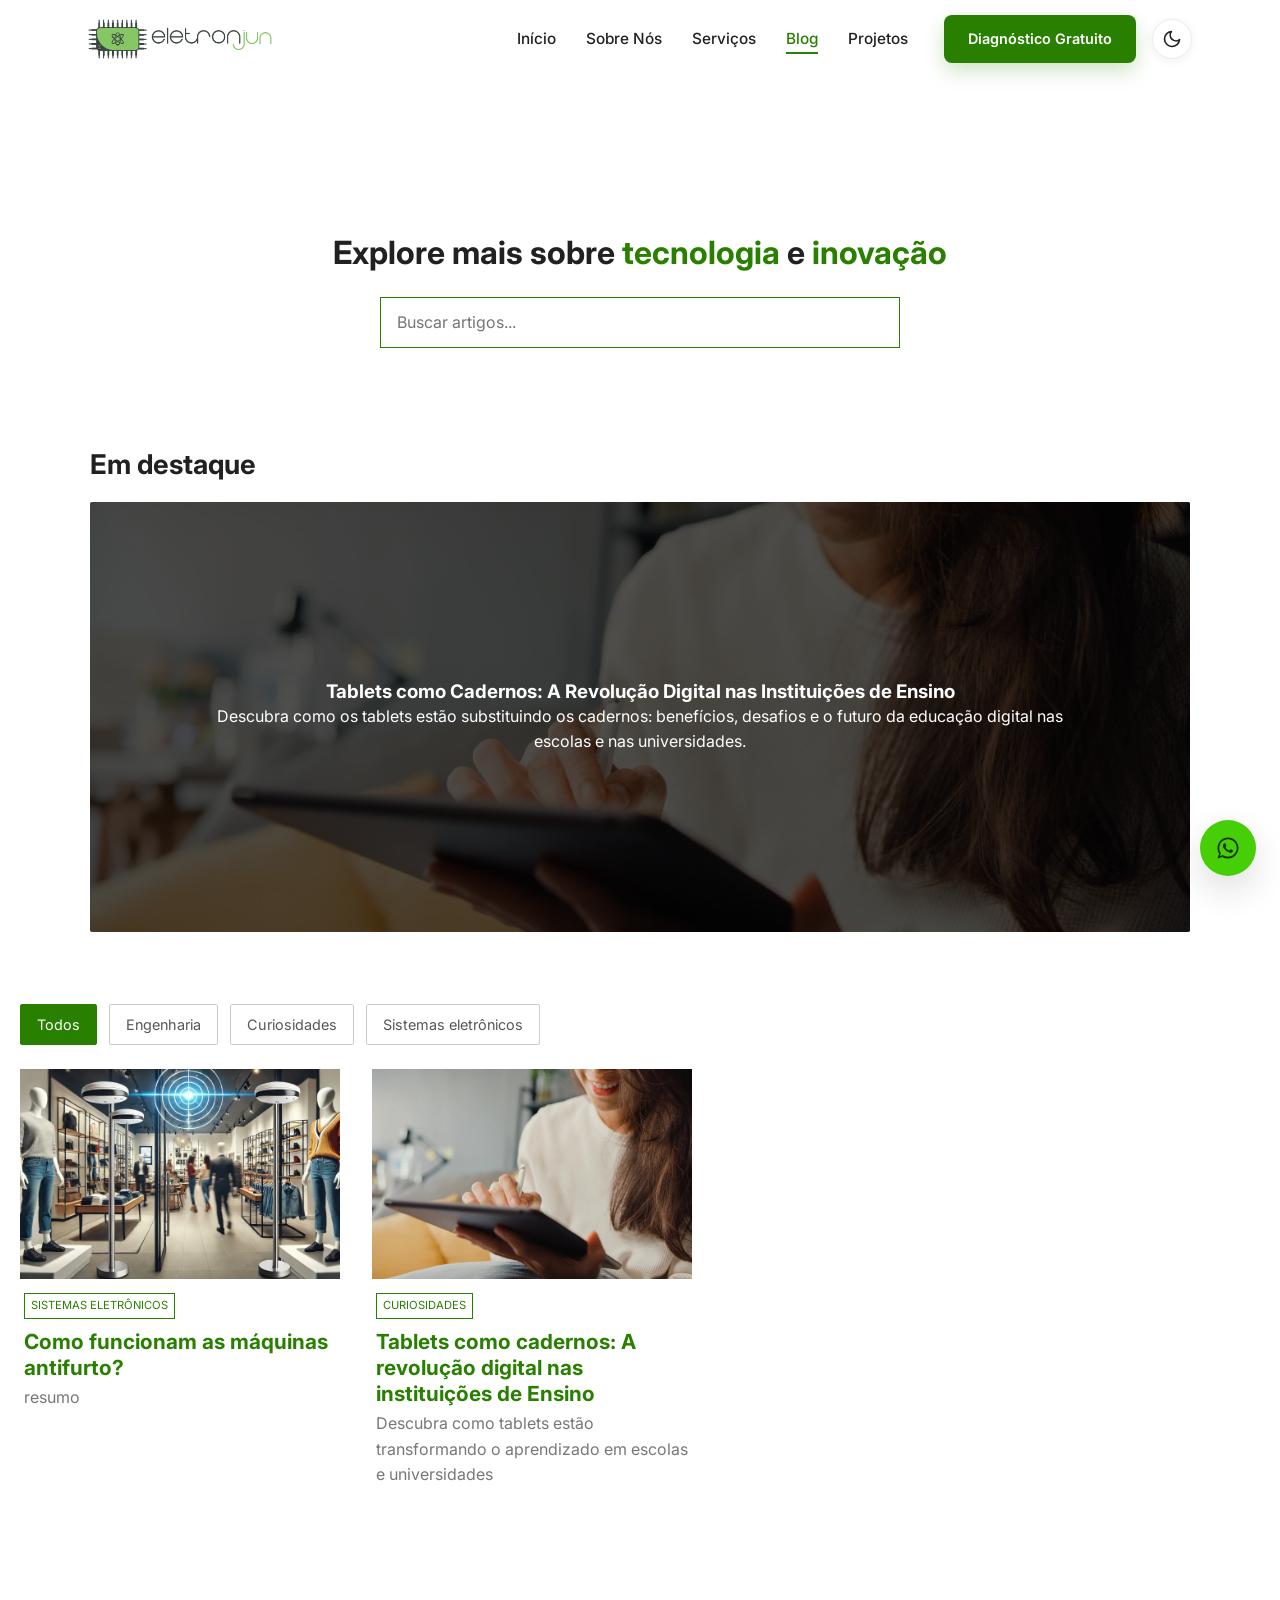
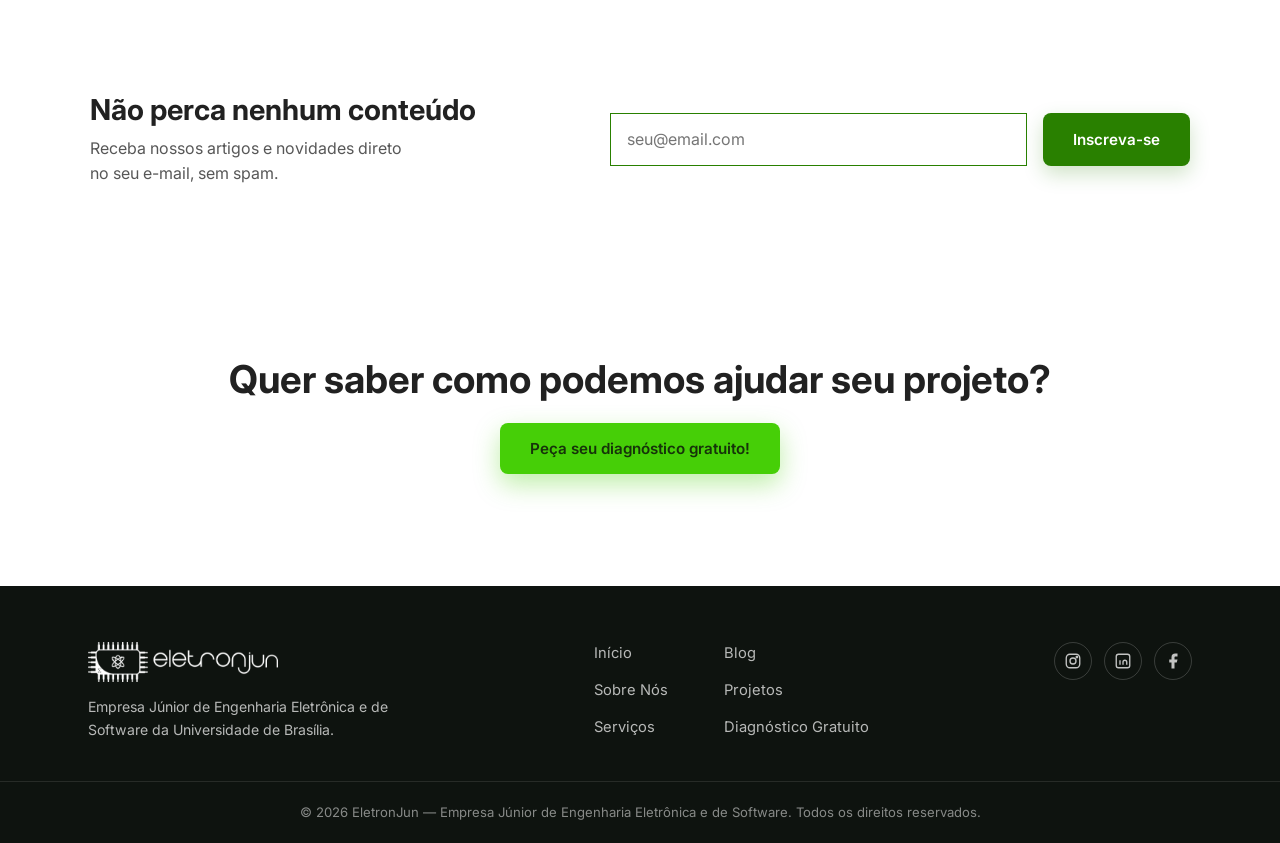
<file: pages/blog.html>
<!DOCTYPE html>
<html lang="pt-BR">

<head>
    <meta charset="UTF-8">
    <meta name="viewport" content="width=device-width, initial-scale=1.0">
    <meta name="color-scheme" content="light dark">
    <title>Blog | EletronJun</title>
    <meta name="description" content="Artigos sobre tecnologia, inovação, engenharia eletrônica e software pela EletronJun.">
    <link rel="icon" type="image/png" href="../assets/favicon.png">

    <link rel="preconnect" href="https://fonts.googleapis.com">
    <link rel="preconnect" href="https://fonts.gstatic.com" crossorigin>
    <link href="https://fonts.googleapis.com/css2?family=Inter:ital,wght@0,400;0,500;0,600;0,700;0,800;1,400&display=swap" rel="stylesheet">

    <link rel="stylesheet" href="../css/styles.css">
    <link rel="stylesheet" href="../css/blog.css">
    <script src="../js/components.js"></script>
</head>

<body class="blog-page">

    <site-header data-root="../" data-active="blog"></site-header>

    <section class="blog-intro">
        <h2 class="intro-title">Explore mais sobre <span class="highlight">tecnologia</span> e <span
                class="highlight">inovação</span></h2>
        <input type="text" class="search-bar" placeholder="Buscar artigos...">
    </section>

    <section class="blog-feature">
        <h2>Em destaque</h2>
        <a href="artigo_tablet.html" class="feature-card-link">
            <article class="feature-card">
                <div class="featured-overlay"></div>
                <div class="featured-text">
                    <h3>Tablets como Cadernos: A Revolução Digital nas Instituições de Ensino</h3>
                    <p>
                        Descubra como os tablets estão substituindo os cadernos:
                        benefícios, desafios e o futuro da educação digital nas escolas e nas universidades.
                    </p>
                </div>
            </article>
        </a>
    </section>

    <ul class="category-list">
        <li class="category-item active" data-filter="todos">Todos</li>
        <li class="category-item" data-filter="engenharia">Engenharia</li>
        <li class="category-item" data-filter="curiosidades">Curiosidades</li>
        <li class="category-item" data-filter="sistemas-eletronicos">Sistemas eletrônicos</li>
    </ul>

    <!-- seçao para postar noticias no blog -->
    <section class="posts">
        <article class="post-card" data-category="sistemas-eletronicos">
            <a href="#" class="post-card-link">
                <img 
                    class="post-image" 
                    src="../assets/image3.webp" 
                    alt="Máquinas antifurto em uma loja">

                <div class="post-content">
                    <span class="post-category">Sistemas eletrônicos</span>

                    <h3 class="post-title"> Como funcionam as máquinas antifurto?</h3>

                    <p class="post-summary">resumo </p>
                </div>
            </a>
        </article>

        <article class="post-card" data-category="curiosidades">
            <a href="artigo_tablet.html" class="post-card-link">
                <img
                    class="post-image"
                    src = "../assets/tablet.webp"
                    alt="Pessoa utilizando um tablet">

                <div class="post-content">
                    <span class="post-category">Curiosidades</span>
                
                <h3 class="post-title">
                    Tablets como cadernos: A revolução digital nas instituições de Ensino</h3>
            
                <p class="post-summary">
                    Descubra como tablets estão transformando o aprendizado em escolas e universidades</p>
                </div>
            </a>
        </article>
    </section>

    <section class="newsletter" aria-labelledby="newsletter-title">
        <div class="newsletter-inner">
            <div class="newsletter-text">
                <h2 id="newsletter-title">Não perca nenhum conteúdo</h2>
                <p>Receba nossos artigos e novidades direto no seu e-mail, sem spam.</p>
            </div>

            <form class="newsletter-form">
                <label class="sr-only" for="newsletter-email">Seu e-mail</label>

                <input id="newsletter-email" type="email" placeholder="seu@email.com">

                <button type="button" class="btn btn-primary">
                    Inscreva-se
                </button>
            </form>
        </div>
    </section>

    <section class="blog-cta">
        <h2>Quer saber como podemos ajudar seu projeto?</h2>
        <button type="button" class="btn btn-accent" data-modal-target="diagnostico">
    Peça seu diagnóstico gratuito!
  </button>
    </section>
    <!--pop up whatsapp diagnostico-->
  <dialog id="modal-diagnostico" class="modal-whatsapp">
  <div class="modal-header">
    <div class="modal-title-box">
      <div class="icon-circle">
        <svg width="22" height="22" viewBox="0 0 24 24" fill="currentColor">
          <path d="M20 2H4c-1.1 0-1.99.9-1.99 2L2 22l4-4h14c1.1 0 2-.9 2-2V4c0-1.1-.9-2-2-2zM6 9h12v2H6V9zm8 5H6v-2h8v2zm4-6H6V6h12v2z"/>
        </svg>
      </div>
      <div>
        <h3>Fale com a EletronJun</h3>
        <span>Resposta em horário comercial</span>
      </div>
    </div>
    <button type="button" class="modal-close" aria-label="Fechar">&times;</button>
  </div>

  <form id="form-diagnostico" class="modal-body">
    <p class="modal-desc">Preencha seus dados para iniciarmos a conversa no WhatsApp.</p>

    <div class="form-group">
      <label for="diag-nome">Seu nome</label>
      <input type="text" id="diag-nome" required placeholder="Como podemos te chamar?">
    </div>

    <div class="form-group">
      <label for="diag-telefone">Telefone (com DDD)</label>
      <input type="tel" id="diag-telefone" required placeholder="(61) 99999-9999">
    </div>

    <button type="submit" class="btn-whatsapp">
      <svg width="20" height="20" viewBox="0 0 24 24" fill="currentColor">
        <path d="M12.031 2c-5.517 0-9.993 4.477-9.993 9.993 0 1.763.459 3.486 1.332 5.006L2 22l5.129-1.343c1.472.802 3.136 1.226 4.902 1.226 5.518 0 9.995-4.477 9.995-9.993C22.026 6.477 17.55 2 12.031 2zm5.871 14.128c-.247.694-1.442 1.32-2.008 1.378-.522.053-1.2.083-3.447-.847-2.883-1.194-4.733-4.137-4.877-4.331-.143-.194-1.173-1.56-1.173-2.977 0-1.417.744-2.114 1.009-2.4.265-.286.577-.358.77-.358.193 0 .386 0 .554.009.178.01.419-.068.654.498.247.595.842 2.057.915 2.206.073.149.121.323.023.518-.098.194-.148.314-.294.488-.146.173-.307.387-.439.52-.147.147-.301.308-.13.6.172.292.766 1.266 1.644 2.049 1.129 1.006 2.081 1.318 2.373 1.464.292.146.463.122.634-.073.172-.194.736-.856.932-1.15.195-.293.39-.244.653-.146.264.098 1.677.79 1.967.935.291.146.484.218.555.338.071.122.071.706-.176 1.401z"/>
      </svg>
      Continuar no WhatsApp
    </button>

    <span class="modal-disclaimer">
      Ao continuar, você será redirecionado(a) para o WhatsApp com uma mensagem pronta para envio.
    </span>
  </form>
</dialog>

  <!---pop up whatsapp diagnostico--->
    <site-whatsapp></site-whatsapp>
    <site-footer data-root="../"></site-footer>

    <script src="../js/script.js"></script>
    <script src="../js/blog.js"></script>

</body>

</html>
</file>
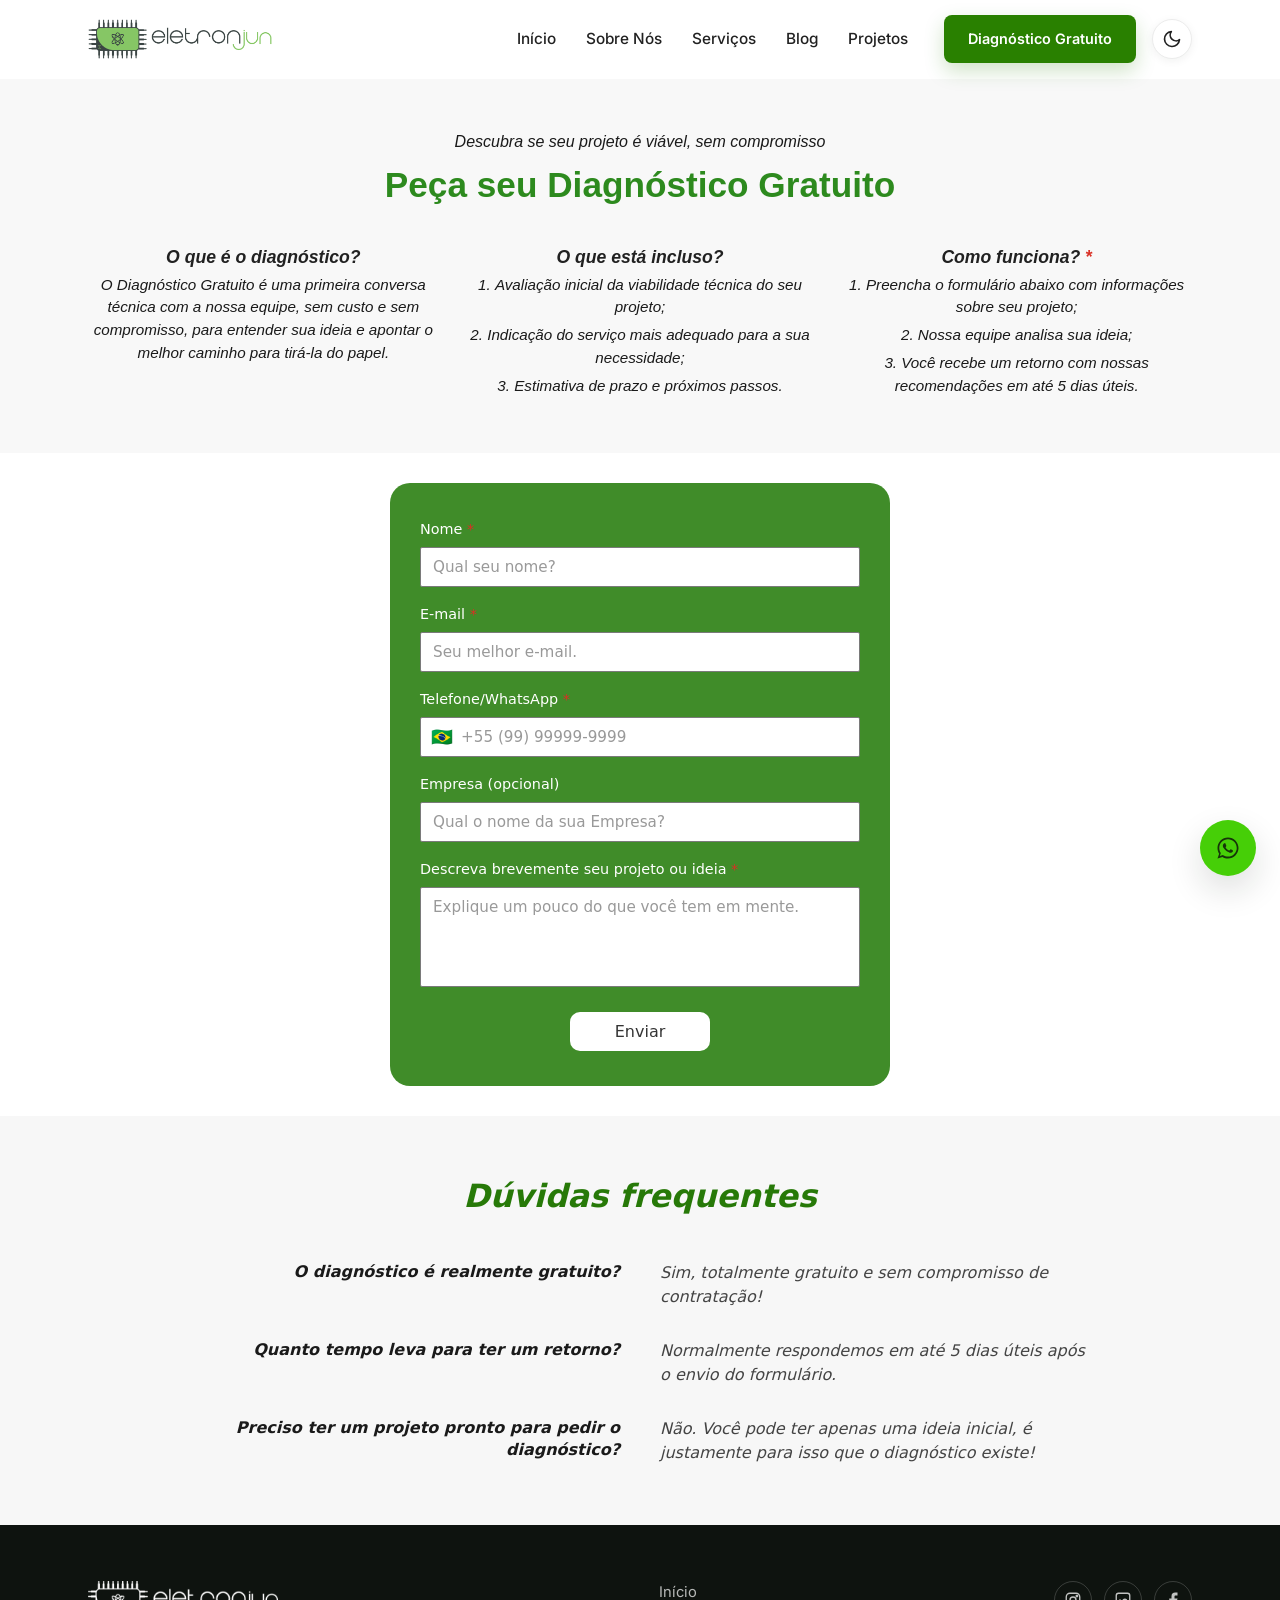
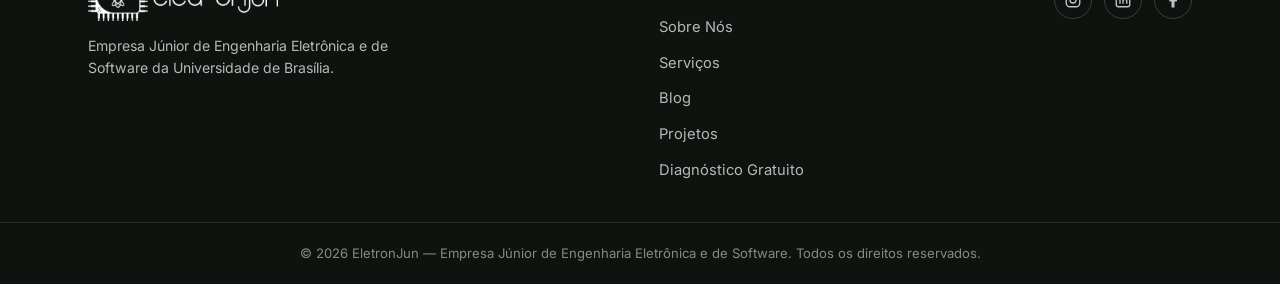
<file: pages/diagnostico.html>
<!DOCTYPE html>
<html lang="pt-BR">
<head>
<meta charset="UTF-8">
<meta name="viewport" content="width=device-width, initial-scale=1.0">
<meta name="color-scheme" content="light dark">
<title>Diagnóstico Gratuito | EletronJun</title>
<meta name="description" content="Conheça a história, a missão, a visão e os valores da EletronJun, empresa júnior de Engenharia Eletrônica e Engenharia de Software da UnB.">
<link rel="icon" type="image/png" href="../assets/favicon.png">

<link rel="preconnect" href="https://fonts.googleapis.com">
<link rel="preconnect" href="https://fonts.gstatic.com" crossorigin>
<link href="https://fonts.googleapis.com/css2?family=Inter:ital,wght@0,400;0,500;0,600;0,700;0,800;1,400&display=swap" rel="stylesheet">

<link rel="stylesheet" href="../css/styles.css">
<link rel="stylesheet" href="../css/diagnostico.css">
<script src="../js/components.js"></script>
</head>
<body>

<a class="skip-link" href="#main">Pular para o conteúdo</a>

<site-header data-root="../" data-active="diagnostico"></site-header>

 <!-- Peça seu Diagnóstico -->
<section class="diagnostico-container">
  <header class="header">
    <p class="subtitulo">Descubra se seu projeto é viável, sem compromisso</p>
    <h1 class="titulo-principal">Peça seu Diagnóstico Gratuito</h1>
  </header>

  <div class="colunas-grid">
    <article class="coluna coluna-diagnostico">
      <h2>O que é o diagnóstico?</h2>
      <p>O Diagnóstico Gratuito é uma primeira conversa técnica com a nossa equipe, sem custo e sem compromisso, para entender sua ideia e apontar o melhor caminho para tirá-la do papel.</p>
    </article>

    <article class="coluna coluna-incluso">
      <h2>O que está incluso?</h2>
      <ol>
        <li>Avaliação inicial da viabilidade técnica do seu projeto;</li>
        <li>Indicação do serviço mais adequado para a sua necessidade;</li>
        <li>Estimativa de prazo e próximos passos.</li>
      </ol>
    </article>

    <article class="coluna coluna-funciona">
      <h2>Como funciona? <span class="obrigatorio">*</span></h2>
      <ol>
        <li>Preencha o formulário abaixo com informações sobre seu projeto;</li>
        <li>Nossa equipe analisa sua ideia;</li>
        <li>Você recebe um retorno com nossas recomendações em até 5 dias úteis.</li>
      </ol>
    </article>
  </div>
</section>


 <!-- Formulário de Contato -->
<div class="form-card">
  <form action="https://formspree.io/f/xwlklgrn" method="POST" spellcheck="false">
    
    <div class="campo">
      <label for="nome">Nome <span class="obrigatorio">*</span></label>
      <input type="text" id="nome" name="nome" placeholder="Qual seu nome?" required>
    </div>

    <div class="campo">
      <label for="email">E-mail <span class="obrigatorio">*</span></label>
      <input type="email" id="email" name="email" placeholder="Seu melhor e-mail." required>
    </div>

    <div class="campo">
      <label for="telefone">Telefone/WhatsApp <span class="obrigatorio">*</span></label>
      <div class="input-com-bandeira">
        <span class="bandeira">🇧🇷</span>
        <input 
          type="tel" 
          id="telefone" 
          name="telefone" 
          placeholder="+55 (99) 99999-9999" 
          maxlength="19"
          oninput="formatarTelefone(this)"
          required
        >
      </div>
    </div>

    <div class="campo">
      <label for="empresa">Empresa (opcional)</label>
      <input type="text" id="empresa" name="empresa" placeholder="Qual o nome da sua Empresa?">
    </div>

    <div class="campo">
      <label for="descricao">Descreva brevemente seu projeto ou ideia <span class="obrigatorio">*</span></label>
      <textarea id="descricao" name="descricao" placeholder="Explique um pouco do que você tem em mente." required></textarea>
    </div>

    <div class="btn-container">
      <button type="submit" class="btn-enviar">Enviar</button>
    </div>

  </form>
</div>

<section class="faq-container">
  <h2 class="faq-titulo">Dúvidas frequentes</h2>

  <div class="faq-grid">
    <div class="faq-pergunta">
      O diagnóstico é realmente gratuito?
    </div>
    <div class="faq-resposta">
      Sim, totalmente gratuito e sem compromisso de contratação!
    </div>

    <div class="faq-pergunta">
      Quanto tempo leva para ter um retorno?
    </div>
    <div class="faq-resposta">
      Normalmente respondemos em até 5 dias úteis após o envio do formulário.
    </div>

    <div class="faq-pergunta">
      Preciso ter um projeto pronto para pedir o diagnóstico?
    </div>
    <div class="faq-resposta">
      Não. Você pode ter apenas uma ideia inicial, é justamente para isso que o diagnóstico existe!
    </div>
  </div>
</section>
<site-whatsapp></site-whatsapp>
<site-footer data-root="../"></site-footer>

<script src="../js/script.js"></script>
</body>
</html>
</file>
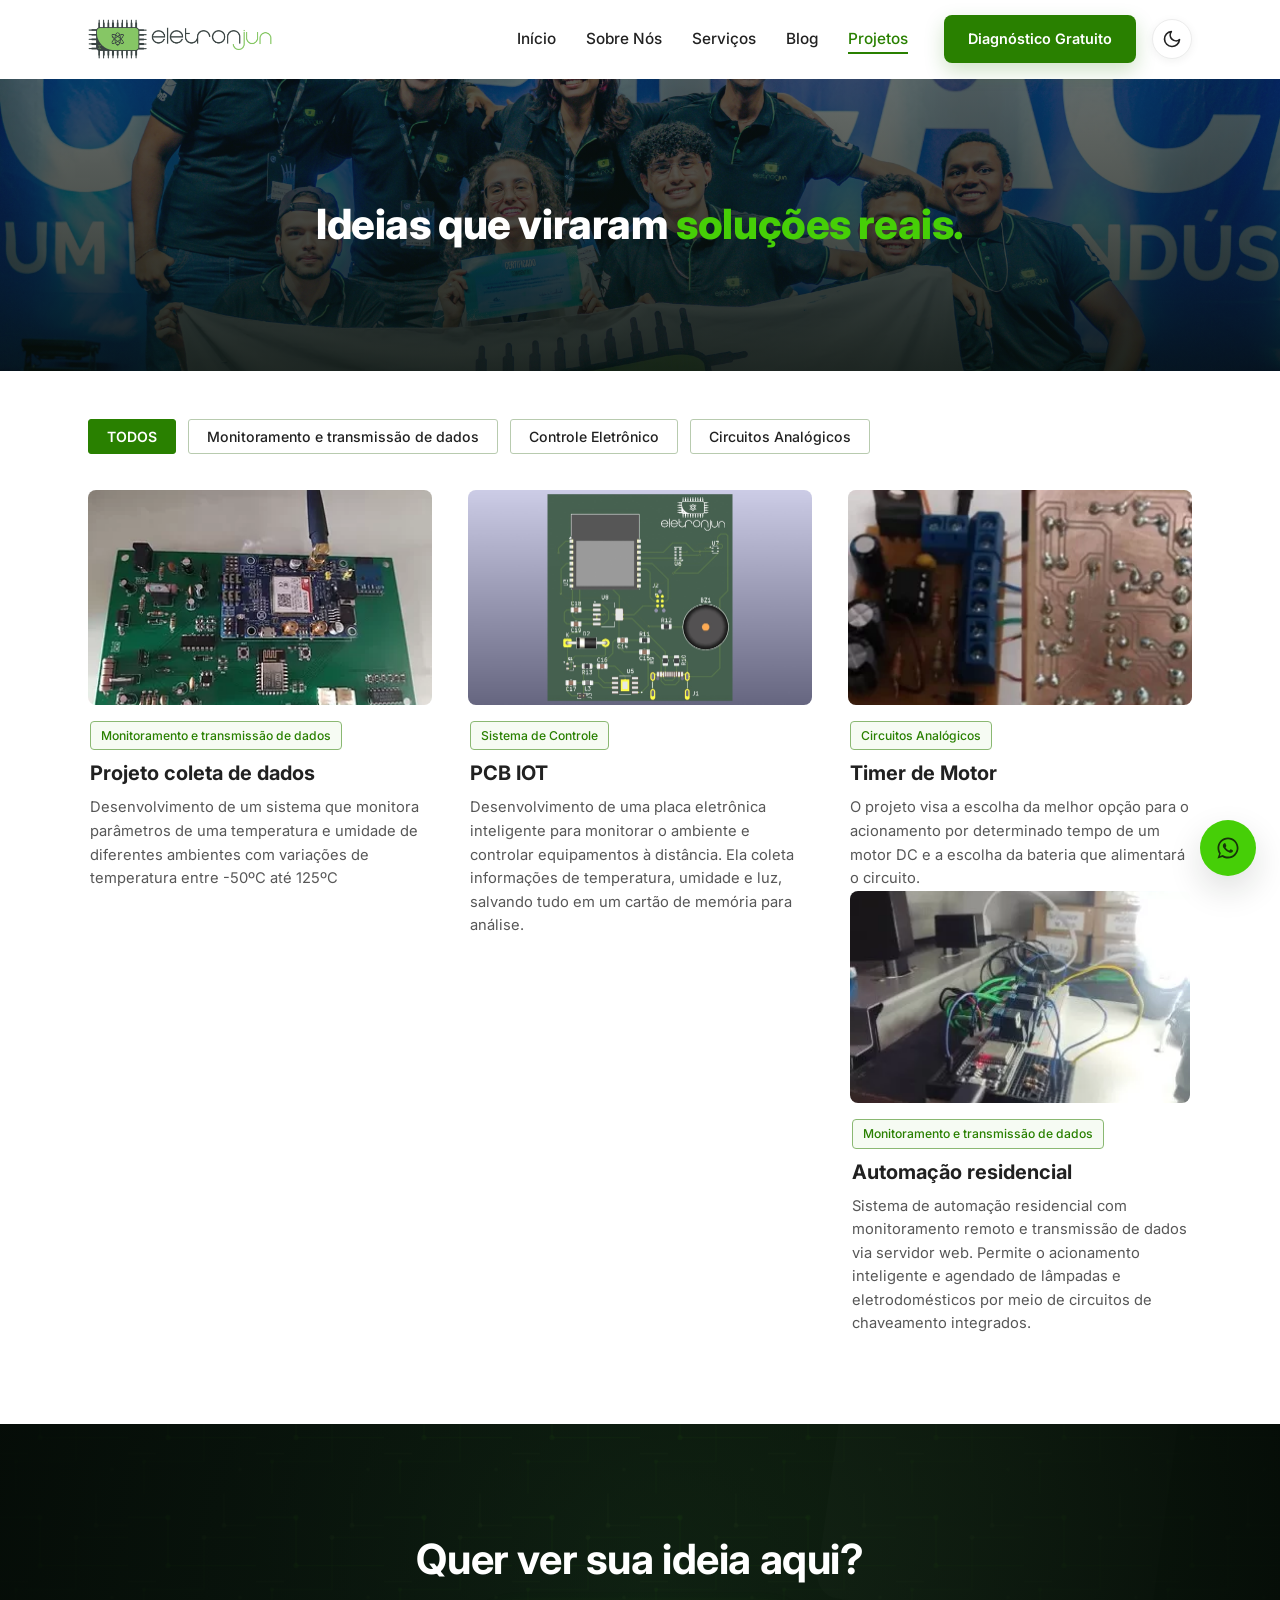
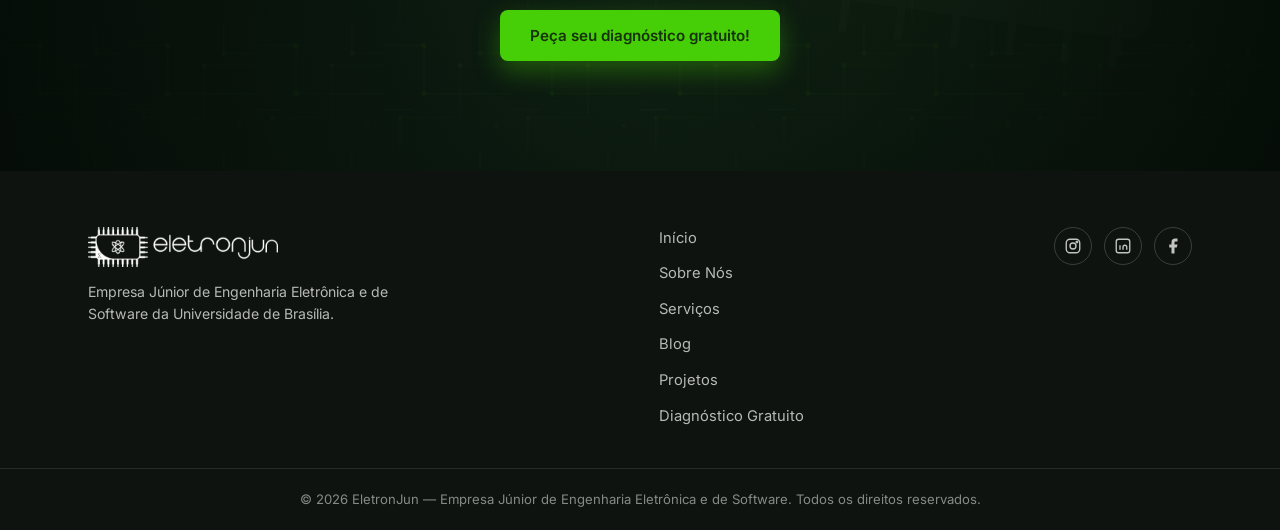
<file: pages/projetos.html>
<!DOCTYPE html>
<html lang="pt-BR">
<head>
  <meta charset="UTF-8">
  <meta name="viewport" content="width=device-width, initial-scale=1.0">
  <meta name="color-scheme" content="light dark">
  <title>Projetos | EletronJun</title>
  <meta name="description" content="Conheça os projetos desenvolvidos pela EletronJun em Engenharia Eletrônica e Software: monitoramento, controle eletrônico e circuitos analógicos.">
  <link rel="icon" type="image/png" href="../assets/favicon.png">

  <link rel="preconnect" href="https://fonts.googleapis.com">
  <link rel="preconnect" href="https://fonts.gstatic.com" crossorigin>
  <link href="https://fonts.googleapis.com/css2?family=Inter:ital,wght@0,400;0,500;0,600;0,700;0,800;1,400&display=swap" rel="stylesheet">

  <link rel="stylesheet" href="../css/styles.css">
  <link rel="stylesheet" href="../css/projetos.css">
  <script src="../js/components.js"></script>
</head>
<body class="projetos-page">

  <a class="skip-link" href="#main">Pular para o conteúdo</a>

  <!-- Cabeçalho -->
  <site-header data-root="../" data-active="projetos"></site-header>

  <main id="main">
    <!-- HERO — Imagem principal (Placeholder até envio da imagem oficial) -->
    <section class="projetos-hero" id="top">
      <div class="container projetos-hero-inner">
        <h1 class="projetos-hero-title">
          Ideias que viraram <span class="highlight">soluções reais.</span>
        </h1>
      </div>
    </section>

    <!-- Seção de Projetos e Filtros -->
    <section class="projetos-section">
      <div class="container">
        
        <!-- Lista de Categorias / Filtros -->
        <div class="filter-wrapper">
          <ul class="filter-list" role="tablist" aria-label="Filtro de categorias de projetos">
            <li>
              <button type="button" class="filter-btn active" data-filter="todos" role="tab" aria-selected="true">
                TODOS
              </button>
            </li>
            <li>
              <button type="button" class="filter-btn" data-filter="monitoramento" role="tab" aria-selected="false">
                Monitoramento e transmissão de dados
              </button>
            </li>
            <li>
              <button type="button" class="filter-btn" data-filter="controle" role="tab" aria-selected="false">
                Controle Eletrônico
              </button>
            </li>
            <li>
              <button type="button" class="filter-btn" data-filter="analogicos" role="tab" aria-selected="false">
                Circuitos Analógicos
              </button>
            </li>
          </ul>
        </div>

        <!-- Grid de Cards de Projetos -->
        <div class="projetos-grid" id="projetosGrid">

          <!-- Card 1: Projeto coleta de dados (Figma) -->
          <article class="projeto-card" data-category="monitoramento">
            <div class="projeto-image-wrap">
              <img 
                src="../assets/coletadedados.webp" 
                alt="Placa de circuito do Projeto coleta de dados" 
                class="projeto-image" 
                loading="lazy">
            </div>
            <div class="projeto-content">
              <span class="projeto-tag">Monitoramento e transmissão de dados</span>
              <h2 class="projeto-title">Projeto coleta de dados</h2>
              <p class="projeto-desc">
                Desenvolvimento de um sistema que monitora parâmetros de uma temperatura e umidade de diferentes ambientes com variações de temperatura entre -50ºC até 125ºC
              </p>
            </div>
          </article>

          <!-- Card 2: PCB IOT -->
          <article class="projeto-card" data-category="controle">
            <div class="projeto-image-wrap">
              <img 
                src="../assets/pcb_iot.jpeg" 
                alt="Pcb Iot" 
                class="projeto-image" 
                loading="lazy">
            </div>
            <div class="projeto-content">
              <span class="projeto-tag">Sistema de Controle</span>
              <h2 class="projeto-title">PCB IOT</h2>
              <p class="projeto-desc">
                Desenvolvimento de uma placa eletrônica inteligente para monitorar o ambiente e controlar equipamentos à distância. Ela coleta informações de temperatura, umidade e luz, salvando tudo em um cartão de memória para análise.
              </p>
            </div>
          </article>

          <!-- Card 3: Timer de Motor -->
          <article class="projeto-card" data-category="analogicos">
            <div class="projeto-image-wrap">
              <img 
                src="../assets/timerdomotor.webp" 
                alt="Timer de Motor" 
                class="projeto-image" 
                loading="lazy">
            </div>
            <div class="projeto-content">
              <span class="projeto-tag">Circuitos Analógicos</span>
              <h2 class="projeto-title">Timer de Motor</h2>
              <p class="projeto-desc">
                O projeto visa a escolha da melhor opção para o acionamento por determinado tempo de um motor DC e a escolha da bateria que alimentará o circuito.
              </p>
               <!-- Card 4: Automação Residencial -->
          <article class="projeto-card" data-category="analogicos">
            <div class="projeto-image-wrap">
              <img 
                src="../assets/automacaoresidencial.webp" 
                alt="Automação Residencial" 
                class="projeto-image" 
                loading="lazy">
            </div>
            <div class="projeto-content">
              <span class="projeto-tag">Monitoramento e transmissão de dados</span>
              <h2 class="projeto-title">Automação residencial</h2>
              <p class="projeto-desc">
                Sistema de automação residencial com monitoramento remoto e transmissão de dados via servidor web. Permite o acionamento inteligente e agendado de lâmpadas e eletrodomésticos por meio de circuitos de chaveamento integrados.
              </p>
            </div>
          </article>

        </div>

        <!-- Mensagem de estado vazio (caso nenhum projeto corresponda) -->
        <p class="projetos-empty" id="projetosEmpty" style="display: none;">
          Nenhum projeto encontrado nesta categoria no momento.
        </p>

      </div>
    </section>

    <!-- Seção CTA: Quer ver sua ideia aqui? -->
    <section class="projetos-cta">
      <div class="container projetos-cta-inner">
        <h2 class="projetos-cta-title">Quer ver sua ideia aqui?</h2>
        <button type="button" class="btn btn-accent" data-modal-target="diagnostico">
    Peça seu diagnóstico gratuito!
  </button>
      </div>
    </section>

  </main>

  <site-whatsapp></site-whatsapp>

  <site-footer data-root="../"></site-footer>
      <!--pop up whatsapp diagnostico-->
  <dialog id="modal-diagnostico" class="modal-whatsapp">
  <div class="modal-header">
    <div class="modal-title-box">
      <div class="icon-circle">
        <svg width="22" height="22" viewBox="0 0 24 24" fill="currentColor">
          <path d="M20 2H4c-1.1 0-1.99.9-1.99 2L2 22l4-4h14c1.1 0 2-.9 2-2V4c0-1.1-.9-2-2-2zM6 9h12v2H6V9zm8 5H6v-2h8v2zm4-6H6V6h12v2z"/>
        </svg>
      </div>
      <div>
        <h3>Fale com a EletronJun</h3>
        <span>Resposta em horário comercial</span>
      </div>
    </div>
    <button type="button" class="modal-close" aria-label="Fechar">&times;</button>
  </div>

  <form id="form-diagnostico" class="modal-body">
    <p class="modal-desc">Preencha seus dados para iniciarmos a conversa no WhatsApp.</p>

    <div class="form-group">
      <label for="diag-nome">Seu nome</label>
      <input type="text" id="diag-nome" required placeholder="Como podemos te chamar?">
    </div>

    <div class="form-group">
      <label for="diag-telefone">Telefone (com DDD)</label>
      <input type="tel" id="diag-telefone" required placeholder="(61) 99999-9999">
    </div>

    <button type="submit" class="btn-whatsapp">
      <svg width="20" height="20" viewBox="0 0 24 24" fill="currentColor">
        <path d="M12.031 2c-5.517 0-9.993 4.477-9.993 9.993 0 1.763.459 3.486 1.332 5.006L2 22l5.129-1.343c1.472.802 3.136 1.226 4.902 1.226 5.518 0 9.995-4.477 9.995-9.993C22.026 6.477 17.55 2 12.031 2zm5.871 14.128c-.247.694-1.442 1.32-2.008 1.378-.522.053-1.2.083-3.447-.847-2.883-1.194-4.733-4.137-4.877-4.331-.143-.194-1.173-1.56-1.173-2.977 0-1.417.744-2.114 1.009-2.4.265-.286.577-.358.77-.358.193 0 .386 0 .554.009.178.01.419-.068.654.498.247.595.842 2.057.915 2.206.073.149.121.323.023.518-.098.194-.148.314-.294.488-.146.173-.307.387-.439.52-.147.147-.301.308-.13.6.172.292.766 1.266 1.644 2.049 1.129 1.006 2.081 1.318 2.373 1.464.292.146.463.122.634-.073.172-.194.736-.856.932-1.15.195-.293.39-.244.653-.146.264.098 1.677.79 1.967.935.291.146.484.218.555.338.071.122.071.706-.176 1.401z"/>
      </svg>
      Continuar no WhatsApp
    </button>

    <span class="modal-disclaimer">
      Ao continuar, você será redirecionado(a) para o WhatsApp com uma mensagem pronta para envio.
    </span>
  </form>
</dialog>

  <!---pop up whatsapp diagnostico--->

  <script src="../js/script.js"></script>
  <script src="../js/projetos.js"></script>
</body>
</html>
</file>
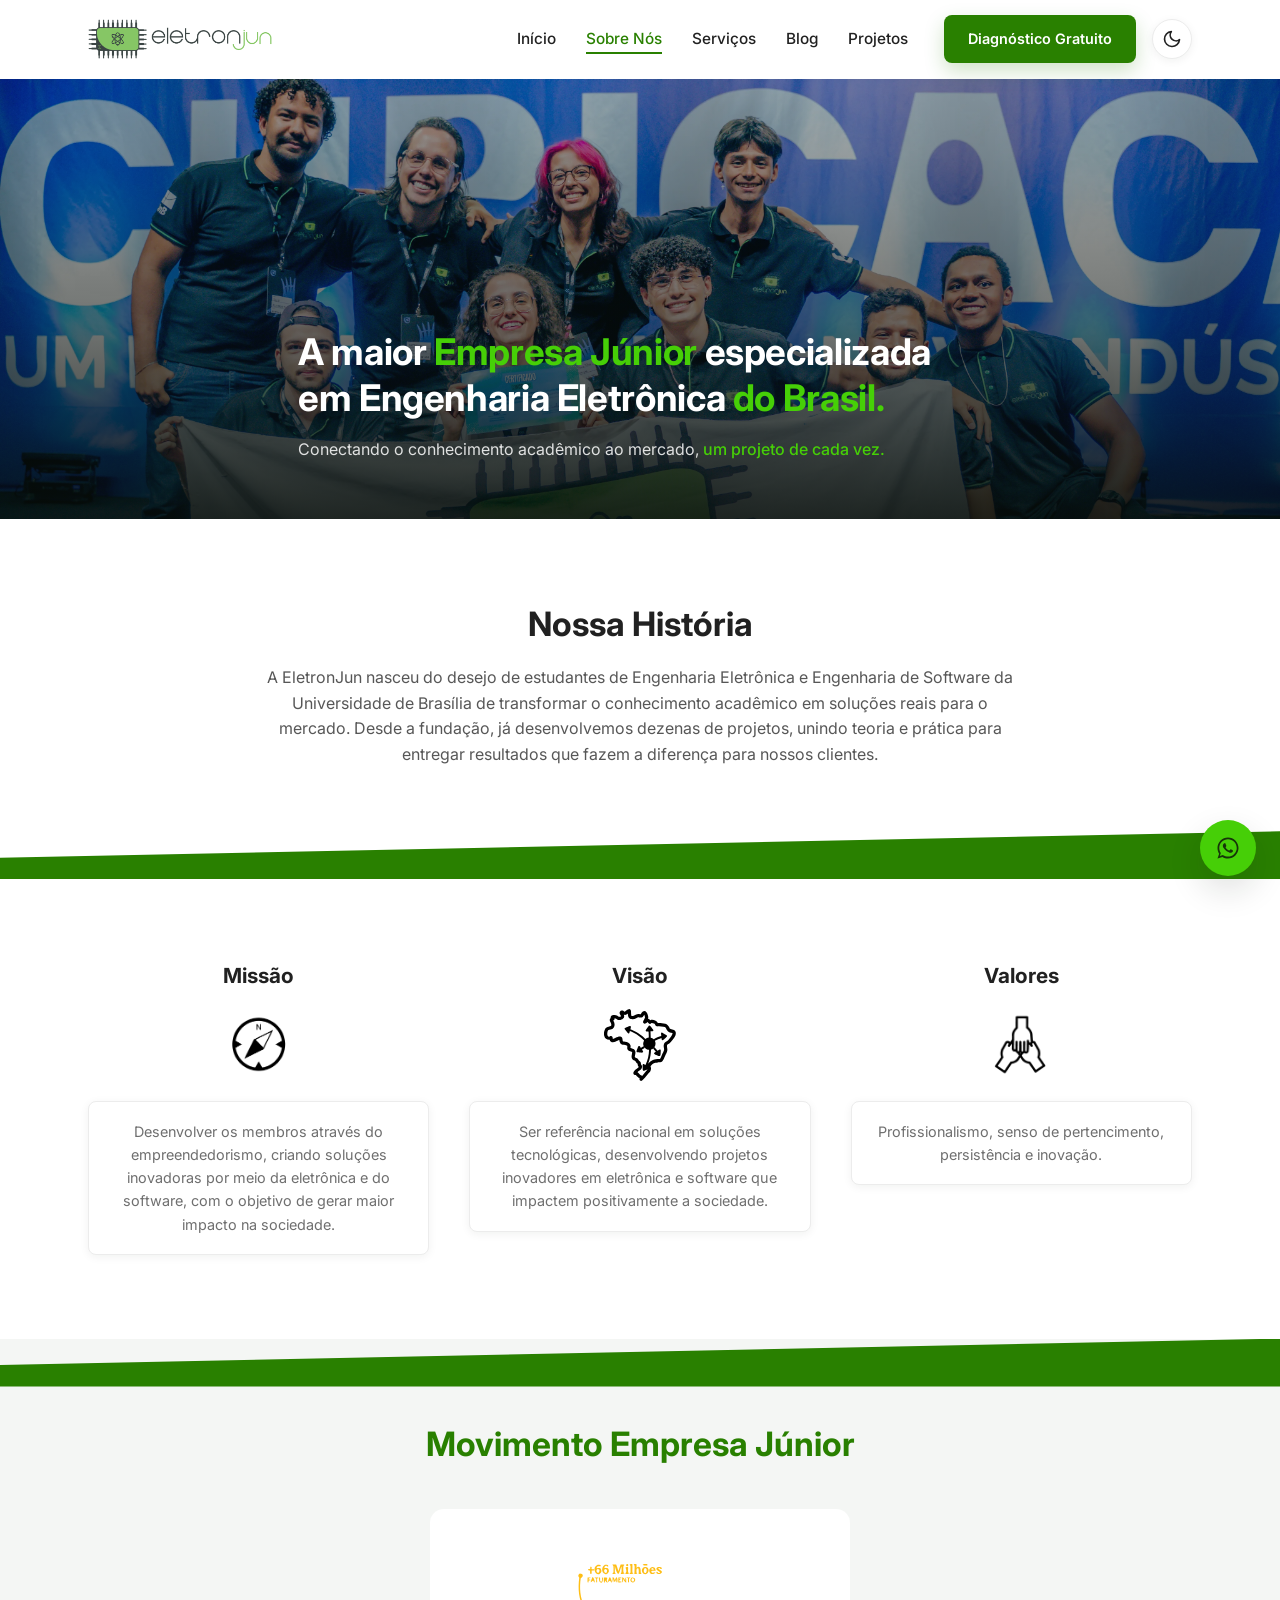
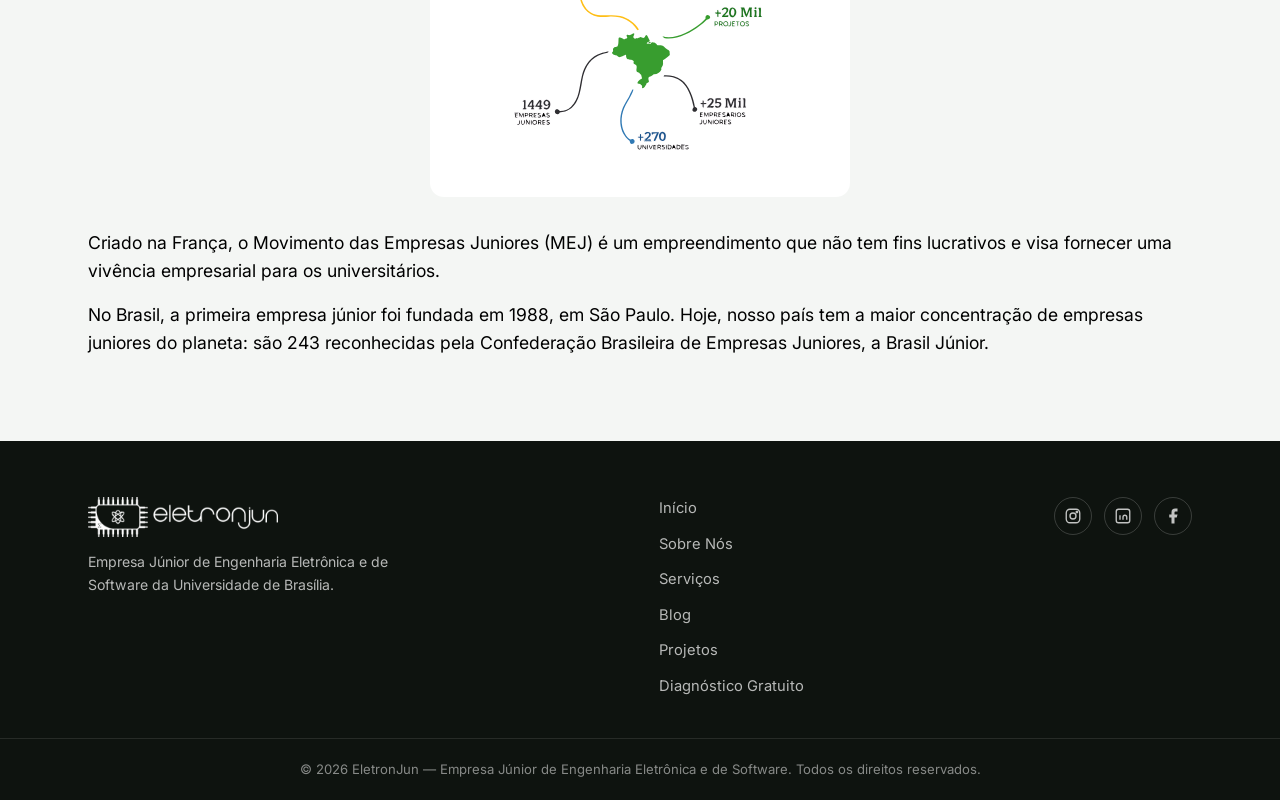
<file: pages/sobre.html>
<!DOCTYPE html>
<html lang="pt-BR">
<head>
<meta charset="UTF-8">
<meta name="viewport" content="width=device-width, initial-scale=1.0">
<meta name="color-scheme" content="light dark">
<title>Quem somos | EletronJun</title>
<meta name="description" content="Conheça a história, a missão, a visão e os valores da EletronJun, empresa júnior de Engenharia Eletrônica e Engenharia de Software da UnB.">
<link rel="icon" type="image/png" href="../assets/favicon.png">

<link rel="preconnect" href="https://fonts.googleapis.com">
<link rel="preconnect" href="https://fonts.gstatic.com" crossorigin>
<link href="https://fonts.googleapis.com/css2?family=Inter:ital,wght@0,400;0,500;0,600;0,700;0,800;1,400&display=swap" rel="stylesheet">

<link rel="stylesheet" href="../css/styles.css">
<link rel="stylesheet" href="../css/sobre.css">
<script src="../js/components.js"></script>
</head>
<body>

<a class="skip-link" href="#main">Pular para o conteúdo</a>

<site-header data-root="../" data-active="sobre"></site-header>

<main id="main">

  <!-- HERO — foto da equipe.  -->
  <section class="sobre-hero" id="top">
    <div class="container sobre-hero-inner">
      <h1 class="sobre-hero-title">
        A maior <span class="text-accent">Empresa Júnior</span> especializada em Engenharia Eletrônica <span class="text-accent">do Brasil.</span>
      </h1>
      <p class="sobre-hero-text">
        Conectando o conhecimento acadêmico ao mercado, <em class="sobre-hero-em">um projeto de cada vez.</em>
      </p>
    </div>
  </section>

  <!-- NOSSA HISTÓRIA -->
  <section class="history" id="historia">
    <div class="container">
      <h2 class="history-title">Nossa História</h2>
      <p class="history-text">
        A EletronJun nasceu do desejo de estudantes de Engenharia Eletrônica e Engenharia de Software da Universidade de Brasília de transformar o conhecimento acadêmico em soluções reais para o mercado. Desde a fundação, já desenvolvemos dezenas de projetos, unindo teoria e prática para entregar resultados que fazem a diferença para nossos clientes.
      </p>
    </div>
  </section>

  <div class="diagonal-divider" aria-hidden="true"></div>

  <!-- MISSÃO / VISÃO / VALORES -->
  <section class="mvv" id="missao-visao-valores">
    <div class="container mvv-grid">
<!--imagem missão-->
      <article class="mvv-item">
        <h3>Missão</h3>
        <img class="mvv-icon" src="../assets/missao.svg" alt="" width="72" height="72">
        <div class="mvv-box">
          <p>Desenvolver os membros através do empreendedorismo, criando soluções inovadoras por meio da eletrônica e do software, com o objetivo de gerar maior impacto na sociedade.</p>
        </div>
      </article>
<!--imagem visão-->
      <article class="mvv-item">
        <h3>Visão</h3>
        <!-- Ícone: troque por ../assets/sobre/icon-visao.svg quando você enviar o arquivo -->
        <img class="mvv-icon" src="../assets/visaoej.svg" alt="" width="72" height="72">
        <div class="mvv-box">
          <p>Ser referência nacional em soluções tecnológicas, desenvolvendo projetos inovadores em eletrônica e software que impactem positivamente a sociedade.</p>
        </div>
      </article>
<!--imagem valores-->
      <article class="mvv-item">
        <h3>Valores</h3>
        <!-- Ícone: troque por ../assets/sobre/icon-valores.svg quando você enviar o arquivo -->
        <img class="mvv-icon" src="../assets/valores.svg" alt="" width="72" height="72">
        <div class="mvv-box">
          <p>Profissionalismo, senso de pertencimento, persistência e inovação.</p>
        </div>
      </article>

    </div>
  </section>

  <!-- movimento empresa junior -->
  <section class="movement" id="movimento">
    <div class="diagonal-divider diagonal-divider--top" aria-hidden="true"></div>
    <div class="container">
      <h2 class="section-title">Movimento Empresa Júnior</h2>
      <div class="movement-grid">
        <figure class="movement-figure">
          <!-- Infográfico: troque por ../assets/sobre/infografico-mej.png quando você enviar o arquivo -->
          <img src="../assets/infogradicoej.svg" alt="Infográfico com números do Movimento Empresa Júnior no Brasil: mais de 66 milhões em faturamento, mais de 20 mil projetos entregues, 1449 empresas juniores, mais de 25 mil empresários juniores e mais de 270 universidades envolvidas." width="600" height="480">
        </figure>
        <div class="movement-text">
          <p>Criado na França, o Movimento das Empresas Juniores (MEJ) é um empreendimento que não tem fins lucrativos e visa fornecer uma vivência empresarial para os universitários.</p>
          <p>No Brasil, a primeira empresa júnior foi fundada em 1988, em São Paulo. Hoje, nosso país tem a maior concentração de empresas juniores do planeta: são 243 reconhecidas pela Confederação Brasileira de Empresas Juniores, a Brasil Júnior.</p>
        </div>
      </div>
    </div>
  </section>
</main>
<site-whatsapp></site-whatsapp>

<site-footer data-root="../"></site-footer>

<script src="../js/script.js"></script>
</body>
</html>
</file>
<file: css/styles.css>
/* ==========================================================================
   EletronJun — Homepage
   Design tokens
   ========================================================================== */
:root {
  --green: #298000;
  --green-dark: #1f6300;
  --green-bright: #46cf07;
  --green-light: #8bc34a;

  --ink: #212121;
  --body-text: #575757;
  --body-text-soft: #6f6f6f;
  --white: #ffffff;
  --off-white: #fafaf9;
  --pure-white: #ffffff;
  --card-bg: #ffffff;
  --input-bg: #ffffff;
  --border: #ececec;

  --font: "Inter", system-ui, -apple-system, "Segoe UI", Roboto, sans-serif;

  --container-w: 1200px;
  --header-h: 78px;

  --radius-sm: 8px;
  --radius-md: 14px;

  --shadow-sm: 0 2px 10px rgba(20, 30, 20, 0.06);
  --shadow-md: 0 14px 34px rgba(20, 30, 20, 0.14);
  --shadow-btn: 0 8px 20px rgba(41, 128, 0, 0.22);

  --ease: cubic-bezier(0.4, 0, 0.2, 1);

  color-scheme: light dark;
}

/* ==========================================================================
   Dark Mode Tokens — Cor primária no modo escuro: #298000
   ========================================================================== */
:root[data-theme="dark"],
[data-theme="dark"] {
  --green: #298000; /* Cor primária obrigatória no Dark Mode */
  --green-dark: #1e5e00;
  --green-bright: #3cb805;
  --green-light: #298000;

  --ink: #f0f4f1;
  --body-text: #b5c2b7;
  --body-text-soft: #8e9e90;
  --white: #0f1410;
  --off-white: #0a0e0b;
  --pure-white: #ffffff;
  --card-bg: #151c16;
  --input-bg: #151c16;
  --border: #242f26;

  --shadow-sm: 0 2px 10px rgba(0, 0, 0, 0.45);
  --shadow-md: 0 14px 34px rgba(0, 0, 0, 0.65);
  --shadow-btn: 0 8px 20px rgba(41, 128, 0, 0.35);

  color-scheme: dark;
}

/* Detecção automática da preferência do dispositivo/sistema operacional */
@media (prefers-color-scheme: dark) {
  :root:not([data-theme="light"]) {
    --green: #298000; /* Cor primária obrigatória no Dark Mode */
    --green-dark: #1e5e00;
    --green-bright: #3cb805;
    --green-light: #298000;

    --ink: #f0f4f1;
    --body-text: #b5c2b7;
    --body-text-soft: #8e9e90;
    --white: #0f1410;
    --off-white: #0a0e0b;
    --pure-white: #ffffff;
    --card-bg: #151c16;
    --input-bg: #151c16;
    --border: #242f26;

    --shadow-sm: 0 2px 10px rgba(0, 0, 0, 0.45);
    --shadow-md: 0 14px 34px rgba(0, 0, 0, 0.65);
    --shadow-btn: 0 8px 20px rgba(41, 128, 0, 0.35);

    color-scheme: dark;
  }
}

/* ==========================================================================
   Reset
   ========================================================================== */
*,
*::before,
*::after {
  box-sizing: border-box;
  margin: 0;
  padding: 0;
}

html {
  scroll-behavior: smooth;
}

body {
  font-family: var(--font);
  color: var(--body-text);
  background: var(--white);
  line-height: 1.6;
  -webkit-font-smoothing: antialiased;
  text-rendering: optimizeLegibility;
}

img,
svg {
  display: block;
  max-width: 100%;
}

a {
  color: inherit;
  text-decoration: none;
}

ul {
  list-style: none;
}

h1,
h2,
h3,
h4 {
  color: var(--ink);
  font-weight: 700;
  line-height: 1.25;
}

button {
  font-family: inherit;
  cursor: pointer;
}

.skip-link {
  position: absolute;
  left: -999px;
  top: auto;
  background: var(--green);
  color: var(--pure-white);
  padding: 12px 20px;
  border-radius: 0 0 var(--radius-sm) 0;
  z-index: 1000;
}

.skip-link:focus {
  left: 0;
  top: 0;
}

:focus-visible {
  outline: 2.5px solid var(--green-bright);
  outline-offset: 3px;
}

.container {
  width: 100%;
  max-width: var(--container-w);
  margin-inline: auto;
  padding-inline: clamp(20px, 4vw, 48px);
}

/* ==========================================================================
   Buttons
   ========================================================================== */
.btn {
  display: inline-flex;
  align-items: center;
  justify-content: center;
  gap: 8px;
  padding: 14px 28px;
  border-radius: var(--radius-sm);
  font-weight: 600;
  font-size: 0.95rem;
  white-space: nowrap;
  border: 2px solid transparent;
  transition: transform 0.2s var(--ease), box-shadow 0.2s var(--ease),
    background-color 0.2s var(--ease), border-color 0.2s var(--ease),
    color 0.2s var(--ease);
}

.btn:hover {
  transform: translateY(-2px);
}

.btn:active {
  transform: translateY(0);
}

.btn-primary {
  background: var(--green);
  color: var(--pure-white);
  box-shadow: var(--shadow-btn);
}

.btn-primary:hover {
  background: var(--green-dark);
}

.btn-sm {
  padding: 10px 22px;
  font-size: 0.9rem;
}

.btn-accent {
  background: var(--green-bright);
  color: #16330a;
  box-shadow: 0 10px 26px rgba(70, 207, 7, 0.35);
}

.btn-accent:hover {
  background: #3ab804;
}

.btn-white {
  background: var(--white);
  color: var(--ink);
  border-color: var(--pure-white);
}

.btn-white:hover {
  background: transparent;
  color: var(--pure-white);
  border-color: rgba(255, 255, 255, 0.7);
}

.text-accent {
  color: var(--green-bright);
}

/* ==========================================================================
   Web Components
   ========================================================================== */
site-header,
site-footer,
site-whatsapp,
whatsapp-btn {
  display: contents;
}

/* ==========================================================================
   Header
   ========================================================================== */
.site-header {
  position: sticky;
  top: 0;
  z-index: 500;
  background: var(--white);
  border-bottom: 1px solid transparent;
  transition: box-shadow 0.25s var(--ease), border-color 0.25s var(--ease);
}

.site-header.is-scrolled {
  box-shadow: var(--shadow-sm);
  border-bottom-color: var(--border);
}

.header-inner {
  display: flex;
  align-items: center;
  justify-content: space-between;
  gap: 24px;
  height: var(--header-h);
}

.logo {
  display: inline-flex;
  align-items: center;
  gap: 10px;
  flex-shrink: 0;
}

.logo-img {
  height: 40px;
  width: auto;
}

.footer-logo {
  height: 40px;
}

/* Alternância de logo no cabeçalho */
.logo-dark {
  display: none;
}
.logo-light {
  display: block;
}

[data-theme="dark"] .logo-light {
  display: none !important;
}
[data-theme="dark"] .logo-dark {
  display: block !important;
}

@media (prefers-color-scheme: dark) {
  :root:not([data-theme="light"]) .logo-light {
    display: none !important;
  }
  :root:not([data-theme="light"]) .logo-dark {
    display: block !important;
  }
}

.header-right {
  display: flex;
  align-items: center;
  gap: 16px;
}

/* Botão de Alternância de Tema (Sol e Lua) */
.theme-toggle {
  display: inline-flex;
  align-items: center;
  justify-content: center;
  width: 40px;
  height: 40px;
  border-radius: 50%;
  border: 1px solid var(--border);
  background: var(--card-bg);
  color: var(--ink);
  cursor: pointer;
  padding: 0;
  flex-shrink: 0;
  transition: transform 0.2s var(--ease), border-color 0.2s var(--ease), color 0.2s var(--ease), background-color 0.2s var(--ease);
  box-shadow: var(--shadow-sm);
}

.theme-toggle:hover {
  transform: translateY(-2px);
  border-color: var(--green);
  color: var(--green);
}

.theme-toggle:focus-visible {
  outline: 2px solid var(--green);
  outline-offset: 2px;
}

.theme-icon {
  width: 20px;
  height: 20px;
  transition: transform 0.25s var(--ease);
}

.theme-toggle:hover .theme-icon {
  transform: rotate(15deg);
}

.theme-icon-sun {
  display: none;
}
.theme-icon-moon {
  display: block;
}

[data-theme="dark"] .theme-icon-moon {
  display: none !important;
}
[data-theme="dark"] .theme-icon-sun {
  display: block !important;
}
[data-theme="dark"] .theme-toggle:hover {
  color: #ffc83b;
  border-color: #ffc83b;
}

@media (prefers-color-scheme: dark) {
  :root:not([data-theme="light"]) .theme-icon-moon {
    display: none !important;
  }
  :root:not([data-theme="light"]) .theme-icon-sun {
    display: block !important;
  }
  :root:not([data-theme="light"]) .theme-toggle:hover {
    color: #ffc83b;
    border-color: #ffc83b;
  }
}

.logo-text {
  font-size: 1.35rem;
  font-weight: 600;
  color: var(--ink);
  letter-spacing: -0.01em;
}

.logo-accent {
  color: var(--green-light);
  font-weight: 500;
}

.nav {
  display: flex;
  align-items: center;
  gap: 36px;
}

.nav-list {
  display: flex;
  align-items: center;
  gap: 30px;
  opacity: 1; /* na versão desktop sempre está lá*/
  transform: translateY(0);
}

@media (max-width: 768px) {
  .nav-list > * {
    opacity: 0; /*na versão mobile começa apagado*/
    transform: translateY(-15px);
  }

  #primaryNav.is-open .nav-list > * {
    animation: surgirEmCascata 0.4s var(--ease) forwards;
  }

  #primaryNav.is-open .nav-list > *:nth-child(1) { animation-delay: 0.05s; }
  #primaryNav.is-open .nav-list > *:nth-child(2) { animation-delay: 0.15s; }
  #primaryNav.is-open .nav-list > *:nth-child(3) { animation-delay: 0.25s; }
  #primaryNav.is-open .nav-list > *:nth-child(4) { animation-delay: 0.35s; }
  #primaryNav.is-open .nav-list > *:nth-child(5) { animation-delay: 0.45s; }
}

@keyframes surgirEmCascata {
  to {
    opacity: 1;
    transform: translateY(0);
  }
}

.nav-link {
  position: relative;
  font-size: 0.96rem;
  font-weight: 500;
  color: var(--ink);
  padding: 6px 0;
  transition: color 0.2s var(--ease);
}

.nav-link::after {
  content: "";
  position: absolute;
  left: 0;
  right: 100%;
  bottom: 0;
  height: 2px;
  background: var(--green);
  transition: right 0.25s var(--ease);
}

.nav-link:hover {
  color: var(--green);
}

.nav-link:hover::after,
.nav-link.active::after {
  right: 0;
}

.nav-link.active {
  color: var(--green);
}

.nav-toggle {
  display: none;
  flex-direction: column;
  justify-content: center;
  gap: 5px;
  width: 40px;
  height: 40px;
  background: none;
  border: none;
  padding: 8px;
  border-radius: var(--radius-sm);
}

.nav-toggle span {
  display: block;
  width: 100%;
  height: 2px;
  background: var(--ink);
  border-radius: 2px;
  transition: transform 0.25s var(--ease), opacity 0.25s var(--ease);
}

.nav-toggle:hover {
  background: var(--off-white);
}

/* ==========================================================================
   Hero
   ========================================================================== */
.hero {
  position: relative;
  overflow: hidden;
  background: #0c1712 url("../assets/todos_os_membros.jpg") center / cover no-repeat;
  padding: clamp(90px, 14vw, 160px) 0 clamp(70px, 10vw, 120px);
}

.hero::before {
  content: "";
  position: absolute;
  inset: 0;
  background: linear-gradient(
    180deg,
    rgba(6, 12, 8, 0.72) 0%,
    rgba(8, 15, 10, 0.6) 45%,
    rgba(6, 12, 8, 0.8) 100%
  );
  pointer-events: none;
}

.hero-inner {
  position: relative;
  z-index: 1;
  max-width: 760px;
}

.hero-title {
  color: var(--pure-white);
  font-size: clamp(1.9rem, 1.15rem + 3vw, 3rem);
  font-weight: 700;
  letter-spacing: -0.01em;
  margin-bottom: 22px;
}

.hero-text {
  color: rgba(255, 255, 255, 0.82);
  font-size: clamp(0.95rem, 0.85rem + 0.4vw, 1.05rem);
  max-width: 640px;
  margin-bottom: 34px;
}

.hero-highlight {
  color: var(--green-bright);
  font-weight: 500;
}

.hero-actions {
  display: flex;
  flex-wrap: wrap;
  gap: 16px;
}

/* ==========================================================================
   Stats
   ========================================================================== */
.stats {
  border-bottom: 1px solid var(--border);
}

.stats-grid {
  display: grid;
  grid-template-columns: repeat(4, 1fr);
  gap: 24px;
  padding: 56px 0;
}

.stat {
  text-align: center;
}

.stat-number {
  display: block;
  font-size: clamp(2rem, 1.5rem + 1.6vw, 2.75rem);
  font-weight: 700;
  color: var(--ink);
  line-height: 1.1;
  font-variant-numeric: tabular-nums;
}

.stat-label {
  display: block;
  margin-top: 8px;
  font-size: 0.92rem;
  color: var(--body-text-soft);
}

/* ==========================================================================
   Features
   ========================================================================== */
.features-grid {
  display: grid;
  grid-template-columns: repeat(3, 1fr);
  gap: 48px;
  padding: 72px 0 88px;
}

.feature {
  text-align: center;
}

.feature h3 {
  color: var(--green);
  font-size: 1.3rem;
  font-weight: 700;
  margin-bottom: 16px;
}

.feature p {
  color: var(--body-text);
  font-size: 0.98rem;
  max-width: 320px;
  margin-inline: auto;
}

/* ==========================================================================
   Section title helpers
   ========================================================================== */
.section-title {
  text-align: center;
  color: var(--green);
  font-size: clamp(1.6rem, 1.3rem + 1vw, 2.1rem);
  font-weight: 700;
}

.section-title.text-on-dark {
  color: var(--green-bright);
}

.section-subtitle {
  text-align: center;
  color: var(--body-text-soft);
  max-width: 560px;
  margin: 14px auto 0;
}

/* ==========================================================================
   Services
   ========================================================================== */
.services {
  position: relative;
  overflow: hidden;
  background: #0c1712 url("../assets/hero-bg.svg") center / cover no-repeat;
  padding: 84px 20px;
  display: flex;
  justify-content: center;
}

.services-title {
  width: 100%;
  max-width: 1017px;
  margin: 0 auto;
  text-align: center;
  display: flex;
  flex-direction: column;
  gap: 24px;
}

.services-h1 {
  font-family: 'IBM Plex Sans', sans-serif;
  font-weight: 700;
  font-style: normal;
  font-size: 48px;
  line-height: 1.1;
  letter-spacing: -0.02em;
  text-align: center;
  color: #ffffff;
}

.services-grid {
  width: 100%;
  max-width: 1440px;
  margin: 0 auto;
  padding: 60px 20px;
}


.services-h2-position {
  max-width: 650px;
  margin: 0 auto;
  text-align: center;
}

.services-h2 {
  font-family: 'IBM Plex Sans', sans-serif;
  font-weight: 400;
  font-size: 40px;
  color: #298000;
  margin-bottom: 40px;
}

.steps-list {
  text-align: left;
  display: inline-block;
  padding-left: 20px;
  margin: 0;
}

.steps-list li {
  font-family: 'IBM Plex Sans', sans-serif;
  font-size: 18px;
  line-height: 1.5;
  color: #555555;
  margin-bottom: 20px;
}

.steps-list li::marker {
  font-weight: 700;
  color: #1a1a1a;
}

.steps-list li strong {
  font-weight: 700;
  color: #1a1a1a;
}

.services-detailed {
  padding: 24px 0 80px;
}

.services-detailed-title {
  font-family: var(--font);
  font-size: clamp(1.5rem, 1.2rem + 1vw, 2rem);
  font-weight: 700;
  color: var(--ink);
  text-align: center;
  margin: 0 auto 36px;
}

.services-carousel {
  max-width: 860px;
  margin: 0 auto;
}

.services-carousel-layout {
  display: grid;
  grid-template-columns: auto 1fr auto;
  grid-template-rows: auto auto;
  align-items: center;
  gap: 20px 24px;
}

.services-arrow--prev {
  grid-column: 1;
  grid-row: 1;
}

.service-card-viewport {
  grid-column: 2;
  grid-row: 1;
  min-width: 0;
  position: relative;
  overflow: hidden;
  background: var(--card-bg);
  border: 1px solid var(--border);
  border-radius: 18px;
  padding: clamp(28px, 4vw, 44px);
  box-shadow: var(--shadow-md);
  transition: border-color 0.25s var(--ease), box-shadow 0.25s var(--ease);
}

.service-card-viewport:hover {
  border-color: rgba(41, 128, 0, 0.45);
}

.service-card-viewport::before {
  content: "";
  position: absolute;
  inset: 0;
  pointer-events: none;
  background: radial-gradient(circle at top right, rgba(41, 128, 0, 0.12), transparent 60%);
}

.service-card-progress {
  position: absolute;
  top: 0;
  left: 0;
  right: 0;
  height: 4px;
  background: var(--border);
}

.service-card-progress-bar {
  height: 100%;
  width: 20%;
  background: linear-gradient(90deg, var(--green), var(--green-bright));
  transition: width 0.4s var(--ease);
}

.service-card-meta {
  position: relative;
  display: flex;
  align-items: center;
  justify-content: space-between;
  margin-bottom: 18px;
}

.service-card-counter {
  display: inline-flex;
  align-items: center;
  padding: 5px 12px;
  border-radius: 999px;
  font-size: 0.8rem;
  font-weight: 700;
  letter-spacing: 0.06em;
  font-variant-numeric: tabular-nums;
  color: var(--green);
  background: rgba(41, 128, 0, 0.12);
  border: 1px solid rgba(41, 128, 0, 0.25);
}

.service-card-stage {
  display: grid;
  align-items: start;
  position: relative;
  min-height: 190px;
  overflow: hidden;
}

.service-slide {
  grid-area: 1 / 1;
  opacity: 0;
  visibility: hidden;
  pointer-events: none;
}

.service-slide.is-active {
  opacity: 1;
  visibility: visible;
  pointer-events: auto;
}

.service-slide.is-entering-right {
  opacity: 1;
  visibility: visible;
  animation: serviceSlideInRight 0.42s cubic-bezier(0.25, 1, 0.5, 1) forwards;
}

.service-slide.is-entering-left {
  opacity: 1;
  visibility: visible;
  animation: serviceSlideInLeft 0.42s cubic-bezier(0.25, 1, 0.5, 1) forwards;
}

.service-slide.is-leaving-left {
  opacity: 1;
  visibility: visible;
  animation: serviceSlideOutLeft 0.42s cubic-bezier(0.25, 1, 0.5, 1) forwards;
}

.service-slide.is-leaving-right {
  opacity: 1;
  visibility: visible;
  animation: serviceSlideOutRight 0.42s cubic-bezier(0.25, 1, 0.5, 1) forwards;
}

@keyframes serviceSlideInRight {
  from {
    transform: translateX(106%);
  }
  to {
    transform: translateX(0);
  }
}

@keyframes serviceSlideInLeft {
  from {
    transform: translateX(-106%);
  }
  to {
    transform: translateX(0);
  }
}

@keyframes serviceSlideOutLeft {
  from {
    transform: translateX(0);
  }
  to {
    transform: translateX(-106%);
  }
}

@keyframes serviceSlideOutRight {
  from {
    transform: translateX(0);
  }
  to {
    transform: translateX(106%);
  }
}

.service-slide h4 {
  font-family: var(--font);
  font-weight: 700;
  font-size: clamp(1.25rem, 1.05rem + 0.6vw, 1.55rem);
  color: var(--ink);
  margin-bottom: 14px;
}

.service-slide p {
  font-family: var(--font);
  font-weight: 400;
  font-size: clamp(0.96rem, 0.9rem + 0.25vw, 1.05rem);
  line-height: 1.7;
  color: var(--body-text);
  margin: 0;
  overflow-wrap: break-word;
}

.services-arrow {
  display: inline-flex;
  align-items: center;
  justify-content: center;
  width: 48px;
  height: 48px;
  border-radius: 50%;
  border: 1px solid var(--border);
  background: var(--card-bg);
  color: var(--ink);
  box-shadow: var(--shadow-sm);
  flex-shrink: 0;
  transition: transform 0.2s var(--ease), background-color 0.2s var(--ease),
    border-color 0.2s var(--ease), color 0.2s var(--ease), box-shadow 0.2s var(--ease);
}

.services-arrow--next {
  grid-column: 3;
  grid-row: 1;
}

.services-arrow svg {
  width: 22px;
  height: 22px;
  transition: transform 0.2s var(--ease);
}

.services-arrow:hover {
  background: var(--green);
  border-color: var(--green);
  color: var(--pure-white);
  box-shadow: var(--shadow-btn);
}

.services-arrow--next:hover svg {
  transform: translateX(2px);
}

.services-arrow--prev:hover svg {
  transform: translateX(-2px);
}

.services-arrow:active {
  transform: scale(0.94);
}

.services-carousel-dots {
  grid-column: 2;
  grid-row: 2;
  justify-self: center;
  display: flex;
  align-items: center;
  gap: 10px;
}

.services-dot {
  width: 10px;
  height: 10px;
  padding: 0;
  border: none;
  border-radius: 999px;
  background: var(--border);
  transition: width 0.3s var(--ease), background-color 0.25s var(--ease),
    transform 0.2s var(--ease);
}

.services-dot:hover {
  background: var(--body-text-soft);
}

.services-dot.is-active {
  width: 30px;
  background: var(--green);
}

@media (max-width: 640px) {
  .services-detailed .container {
    padding-inline: 10px;
  }

  .services-carousel-layout {
    gap: 16px 8px;
  }

  .service-card-viewport {
    padding: 22px 16px;
    border-radius: 14px;
  }

  .service-card-meta {
    margin-bottom: 12px;
  }

  .service-card-stage {
    min-height: 160px;
  }

  .service-slide h4 {
    font-size: 1.12rem;
    margin-bottom: 10px;
  }

  .service-slide p {
    font-size: 0.92rem;
    line-height: 1.6;
  }

  .services-arrow {
    width: 36px;
    height: 36px;
  }

  .services-arrow svg {
    width: 18px;
    height: 18px;
  }

  .services-carousel-dots {
    grid-column: 1 / -1;
    grid-row: 2;
  }
}

.cta-section {
  padding: 60px 20px;
  background-color: var(--white);
}

.cta-container {
  max-width: 800px;
  margin: 0 auto;
  text-align: center;
  display: flex;
  flex-direction: column;
  align-items: center;
  gap: 16px;
}

.cta-container h2 {
  font-family: 'IBM Plex Sans', sans-serif;
  font-size: 36px;
  font-weight: 700;
  color: var(--ink);
  margin: 0;
}

.cta-container p {
  font-family: 'IBM Plex Sans', sans-serif;
  font-size: 18px;
  color: var(--body-text);
  margin: 0;
}
/* ==========================================================================
   Testimonials
   ========================================================================== */
.testimonials {
  padding: 84px 0;
  background: var(--off-white);
}

.testimonials-grid {
  display: grid;
  grid-template-columns: repeat(3, 1fr);
  gap: 24px;
  margin-top: 44px;
}

.testimonial-card {
  background: var(--white);
  border: 1px solid var(--border);
  border-radius: var(--radius-md);
  padding: 26px;
  box-shadow: var(--shadow-sm);
}

.testimonial-card blockquote {
  color: var(--ink);
  font-size: 0.98rem;
  line-height: 1.6;
  margin-bottom: 20px;
}

.testimonial-card figcaption {
  display: flex;
  align-items: center;
  gap: 12px;
}

.testimonial-card figcaption > span:last-child {
  display: flex;
  flex-direction: column;
}

.avatar {
  display: inline-flex;
  align-items: center;
  justify-content: center;
  width: 40px;
  height: 40px;
  border-radius: 50%;
  background: var(--green);
  color: var(--white);
  font-size: 0.8rem;
  font-weight: 600;
  flex-shrink: 0;
}

.testimonial-name {
  font-size: 0.92rem;
  font-weight: 600;
  color: var(--ink);
}

.testimonial-role {
  font-size: 0.82rem;
  color: var(--body-text-soft);
}

/* ==========================================================================
   Partners
   ========================================================================== */
.partners {
  padding: 64px 0 84px;
  background: var(--off-white);
}

.partners-row {
  display: flex;
  flex-wrap: wrap;
  justify-content: center;
  align-items: center;
  gap: 48px;
  margin-top: 36px;
}

.partner-logo {
  max-height: 50px;
  width: auto;
  object-fit: contain;
  transition: 0.3s ease;
}

.partner-logo:hover {
  opacity: 1;
  color: var(--body-text);
}

/* ==========================================================================
   CTA banner
   ========================================================================== */
.cta {
  background: linear-gradient(135deg, var(--green-bright), var(--green));
  padding: 76px 0;
}

.cta-inner {
  max-width: 640px;
  text-align: center;
  margin-inline: auto;
}

.cta h2 {
  color: var(--white);
  font-size: clamp(1.6rem, 1.3rem + 1.2vw, 2.2rem);
  margin-bottom: 16px;
}

.cta p {
  color: rgba(255, 255, 255, 0.9);
  margin-bottom: 30px;
}

/* ==========================================================================
   Footer
   ========================================================================== */
.site-footer {
  background: #0e130f;
  color: rgba(255, 255, 255, 0.7);
}

.footer-inner {
  display: flex;
  flex-wrap: wrap;
  justify-content: space-between;
  gap: 40px;
  padding-block: 56px 40px;
}

.footer-brand {
  max-width: 320px;
}

.footer-brand .logo {
  margin-bottom: 14px;
}

.footer-brand p {
  font-size: 0.88rem;
  line-height: 1.6;
}

.footer-nav {
  display: flex;
  flex-direction: column;
  gap: 12px;
  font-size: 0.92rem;
}

.footer-nav a:hover {
  color: var(--green-bright);
}

.footer-social {
  display: flex;
  gap: 12px;
  align-self: flex-start;
}

.social-icon {
  display: inline-flex;
  align-items: center;
  justify-content: center;
  width: 38px;
  height: 38px;
  border-radius: 50%;
  border: 1px solid rgba(255, 255, 255, 0.18);
  color: rgba(255, 255, 255, 0.75);
  transition: border-color 0.2s var(--ease), color 0.2s var(--ease);
}

.social-icon svg {
  width: 18px;
  height: 18px;
}

.social-icon:hover {
  border-color: var(--green-bright);
  color: var(--green-bright);
}

.footer-bottom {
  border-top: 1px solid rgba(255, 255, 255, 0.1);
  padding: 20px 0;
}

.footer-bottom p {
  font-size: 0.82rem;
  text-align: center;
  color: rgba(255, 255, 255, 0.5);
}

/* ==========================================================================
   Botão Flutuante do WhatsApp
   ========================================================================== */


/* Estilos do Modal WhatsApp */
dialog.modal-whatsapp {
  border: none;
  border-radius: 16px;
  padding: 0;
  max-width: 440px;
  width: 90%;
  box-shadow: 0 20px 40px rgba(0, 0, 0, 0.25);
  overflow: hidden;
  margin: auto;
}

dialog.modal-whatsapp::backdrop {
  background: rgba(0, 0, 0, 0.5);
  backdrop-filter: blur(4px);
}

.modal-header {
  background-color: #41c007;
  color: #ffffff;
  padding: 20px 24px;
  display: flex;
  align-items: center;
  justify-content: space-between;
}

.modal-title-box {
  display: flex;
  align-items: center;
  gap: 14px;
}

.icon-circle {
  background: rgba(255, 255, 255, 0.25);
  width: 44px;
  height: 44px;
  border-radius: 50%;
  display: flex;
  align-items: center;
  justify-content: center;
  color: #ffffff;
}

.modal-title-box h3 {
  margin: 0;
  font-size: 1.1rem;
  font-weight: 700;
  line-height: 1.2;
}

.modal-title-box span {
  font-size: 0.85rem;
  opacity: 0.9;
}

.modal-close {
  background: none;
  border: none;
  color: #ffffff;
  font-size: 1.8rem;
  cursor: pointer;
  line-height: 1;
  padding: 0;
  opacity: 0.85;
  transition: opacity 0.2s;
}

.modal-close:hover {
  opacity: 1;
}

.modal-body {
  padding: 28px 24px;
  background-color: #ffffff;
  display: flex;
  flex-direction: column;
  gap: 16px;
}

.modal-desc {
  margin: 0;
  color: #4b5563;
  font-size: 0.95rem;
}

.form-group {
  display: flex;
  flex-direction: column;
  gap: 6px;
}

.form-group label {
  font-weight: 600;
  font-size: 0.9rem;
  color: #1f2937;
}

.form-group input {
  width: 100%;
  padding: 14px;
  border: 1px solid #e5e7eb;
  border-radius: 10px;
  font-size: 0.95rem;
  background-color: #f9fafb;
  color: #1f2937;
  outline: none;
  transition: border-color 0.2s, background-color 0.2s;
  box-sizing: border-box;
}

.form-group input:focus {
  border-color: #3fb30a;
  background-color: #ffffff;
}

.btn-whatsapp {
  background-color: #41c007;
  color: #ffffff;
  border: none;
  border-radius: 10px;
  padding: 14px;
  font-size: 1rem;
  font-weight: 600;
  display: flex;
  align-items: center;
  justify-content: center;
  gap: 10px;
  cursor: pointer;
  transition: background-color 0.2s;
  margin-top: 8px;
}

.btn-whatsapp:hover {
  background-color: #169443;
}

.modal-disclaimer {
  font-size: 0.78rem;
  color: #6b7280;
  text-align: center;
  line-height: 1.4;
}

/*======*/



.whatsapp-float {
  position: fixed;
  right: 24px;
  bottom: 24px;
  width: 56px;
  height: 56px;
  border-radius: 50%;
  background: var(--green-bright);
  color: #16330a;
  display: flex;
  align-items: center;
  justify-content: center;
  box-shadow: var(--shadow-md);
  z-index: 400;
  transition: transform 0.2s var(--ease);
}

.whatsapp-float:hover {
  transform: translateY(-3px) scale(1.05);
}

.whatsapp-float svg {
  width: 28px;
  height: 28px;
}

/* ==========================================================================
   Responsive
   ========================================================================== */
@media (max-width: 992px) {
  .nav {
    position: fixed;
    inset: var(--header-h) 0 0 auto;
    width:  100vw;
    height: calc(100vh - var(--header-h));
    background: var(--white);
    flex-direction: column;
    align-items: flex-start;
    gap: 8px;
    padding: 28px 28px 40px;
    box-shadow: -18px 0 40px rgba(0, 0, 0, 0.12);
    transform: translateX(100%);
    transition: transform 0.3s var(--ease);
    overflow-y: auto;
  }

  .nav.is-open {
    transform: translateX(0);
  }

  .nav-list {
    flex-direction: column;
    align-items: flex-start;
    gap: 4px;
    width: 100%;
  }

  .nav-link {
    display: block;
    width: 100%;
    padding: 12px 0;
    font-size: 1.05rem;
  }

  .nav-cta {
    margin-top: 12px;
    width: 100%;
  }

  .nav-toggle {
    display: flex;
  }

  .nav-toggle[aria-expanded="true"] span:nth-child(1) {
    transform: translateY(7px) rotate(45deg);
  }

  .nav-toggle[aria-expanded="true"] span:nth-child(2) {
    opacity: 0;
  }

  .nav-toggle[aria-expanded="true"] span:nth-child(3) {
    transform: translateY(-7px) rotate(-45deg);
  }

  .features-grid {
    gap: 40px 32px;
  }

  .services-grid,
  .testimonials-grid {
    grid-template-columns: repeat(2, 1fr);
  }
}

@media (max-width: 768px) {
  .stats-grid {
    grid-template-columns: repeat(2, 1fr);
    row-gap: 36px;
    padding: 44px 0;
  }

  .features-grid {
    grid-template-columns: 1fr;
    padding: 56px 0 64px;
    max-width: 480px;
  }

  .services-grid,
  .testimonials-grid {
    grid-template-columns: 1fr;
    max-width: 480px;
    margin-inline: auto;
  }

  .partners-row {
    gap: 32px;
  }

  .footer-inner {
    flex-direction: column;
    align-items: center;
    text-align: center;
    gap: 32px;
  }

  .footer-brand {
    display: flex;
    flex-direction: column;
    align-items: center;
  }

  .footer-nav {
    align-items: center;
    justify-items: center;
  }

  .footer-social {
    align-self: center;
    justify-content: center;
  }
}

@media (max-width: 480px) {
  .hero-actions {
    flex-direction: column;
    align-items: stretch;
  }

  .btn {
    text-align: center;
  }

  .stats-grid {
    grid-template-columns: 1fr;
    gap: 28px;
  }

  .partners-row {
    gap: 24px 36px;
  }
}

/* ==========================================================================
   Reduced motion
   ========================================================================== */
@media (prefers-reduced-motion: reduce) {
  html {
    scroll-behavior: auto;
  }

  .btn,
  .nav,
  .nav-link::after,
  .nav-toggle span,
  .service-card-viewport,
  .service-card-progress-bar,
  .services-arrow,
  .services-arrow svg,
  .services-dot {
    transition: none !important;
  }

  .service-slide {
    animation: none !important;
  }
}

/* ==========================================================================
   Dark Mode Component Specific Overrides
   Cor primária no Dark Mode: #298000
   ========================================================================== */

[data-theme="dark"] .feature,
[data-theme="dark"] .testimonial-card,
[data-theme="dark"] .mvv-box,
[data-theme="dark"] .filter-btn,
[data-theme="dark"] .category-item,
[data-theme="dark"] .search-bar,
[data-theme="dark"] .newsletter-form input,
[data-theme="dark"] .article-thanks,
[data-theme="dark"] .campo input,
[data-theme="dark"] .campo textarea,
[data-theme="dark"] .input-com-bandeira {
  background-color: var(--card-bg);
  border-color: var(--border);
  color: var(--body-text);
}

[data-theme="dark"] .service-card-counter {
  color: var(--green-bright);
  background: rgba(41, 128, 0, 0.22);
  border-color: rgba(60, 184, 5, 0.35);
}

[data-theme="dark"] .services-dot.is-active {
  background: var(--green-bright);
}

[data-theme="dark"] .features,
[data-theme="dark"] .stats,
[data-theme="dark"] .cta-section,
[data-theme="dark"] .diagnostico-container,
[data-theme="dark"] body.blog-page,
[data-theme="dark"] body.projetos-page {
  background-color: var(--white);
}

[data-theme="dark"] .testimonials,
[data-theme="dark"] .partners,
[data-theme="dark"] .movement,
[data-theme="dark"] .faq-container,
[data-theme="dark"] .newsletter,
[data-theme="dark"] .related-posts {
  background-color: var(--off-white);
}

[data-theme="dark"] .services-detailed-title,
[data-theme="dark"] .cta-container h2,
[data-theme="dark"] .steps-list li strong,
[data-theme="dark"] .steps-list li::marker,
[data-theme="dark"] .faq-pergunta,
[data-theme="dark"] .coluna h2,
[data-theme="dark"] .newsletter-text h2,
[data-theme="dark"] .blog-cta h2,
[data-theme="dark"] .article-hero h1,
[data-theme="dark"] .article-content h2,
[data-theme="dark"] .related-posts h2,
[data-theme="dark"] .post-card-mini h3,
[data-theme="dark"] .projeto-title {
  color: var(--ink);
}

[data-theme="dark"] .steps-list li,
[data-theme="dark"] .cta-container p,
[data-theme="dark"] .subtitulo,
[data-theme="dark"] .coluna p,
[data-theme="dark"] .coluna ol,
[data-theme="dark"] .faq-resposta,
[data-theme="dark"] .movement-text p,
[data-theme="dark"] .newsletter-text p,
[data-theme="dark"] .article-summary,
[data-theme="dark"] .article-content,
[data-theme="dark"] .projeto-desc,
[data-theme="dark"] .index-label {
  color: var(--body-text);
}

[data-theme="dark"] .index-label {
  border-bottom-color: var(--border);
}

[data-theme="dark"] .index-nav a {
  color: var(--body-text);
  border-left-color: var(--border);
}

[data-theme="dark"] .index-nav a:hover,
[data-theme="dark"] .index-nav a.active-index-link {
  color: var(--green-bright);
  border-left-color: #298000;
}

/* Cor primária #298000 nos botões ativos, tags e formulários no Dark Mode */
[data-theme="dark"] .btn-primary,
[data-theme="dark"] .filter-btn.active,
[data-theme="dark"] .category-item.active,
[data-theme="dark"] .btn-enviar {
  background-color: #298000 !important;
  border-color: #298000 !important;
  color: var(--pure-white) !important;
}

[data-theme="dark"] .btn-primary:hover,
[data-theme="dark"] .btn-enviar:hover {
  background-color: #1e5e00 !important;
}

[data-theme="dark"] .form-card {
  background-color: #17380f;
  border: 1px solid #298000;
}

[data-theme="dark"] .projeto-image-wrap {
  background-color: var(--card-bg);
}

[data-theme="dark"] .projeto-tag {
  background-color: rgba(41, 128, 0, 0.18);
  border-color: #298000;
  color: var(--green-bright);
}

[data-theme="dark"] .movement-figure img {
    border: 1px solid var(--border);
}

/* Regras espelho para prefers-color-scheme quando sem override de data-theme */
@media (prefers-color-scheme: dark) {
  :root:not([data-theme="light"]) .feature,
  :root:not([data-theme="light"]) .testimonial-card,
  :root:not([data-theme="light"]) .mvv-box,
  :root:not([data-theme="light"]) .filter-btn,
  :root:not([data-theme="light"]) .category-item,
  :root:not([data-theme="light"]) .search-bar,
  :root:not([data-theme="light"]) .newsletter-form input,
  :root:not([data-theme="light"]) .article-thanks,
  :root:not([data-theme="light"]) .campo input,
  :root:not([data-theme="light"]) .campo textarea,
  :root:not([data-theme="light"]) .input-com-bandeira {
    background-color: var(--card-bg);
    border-color: var(--border);
    color: var(--body-text);
  }

  :root:not([data-theme="light"]) .service-card-counter {
    color: var(--green-bright);
    background: rgba(41, 128, 0, 0.22);
    border-color: rgba(60, 184, 5, 0.35);
  }

  :root:not([data-theme="light"]) .services-dot.is-active {
    background: var(--green-bright);
  }

  :root:not([data-theme="light"]) .features,
  :root:not([data-theme="light"]) .stats,
  :root:not([data-theme="light"]) .cta-section,
  :root:not([data-theme="light"]) .diagnostico-container,
  :root:not([data-theme="light"]) body.blog-page,
  :root:not([data-theme="light"]) body.projetos-page {
    background-color: var(--white);
  }

  :root:not([data-theme="light"]) .testimonials,
  :root:not([data-theme="light"]) .partners,
  :root:not([data-theme="light"]) .movement,
  :root:not([data-theme="light"]) .faq-container,
  :root:not([data-theme="light"]) .newsletter,
  :root:not([data-theme="light"]) .related-posts {
    background-color: var(--off-white);
  }

  :root:not([data-theme="light"]) .services-detailed-title,
  :root:not([data-theme="light"]) .cta-container h2,
  :root:not([data-theme="light"]) .steps-list li strong,
  :root:not([data-theme="light"]) .steps-list li::marker,
  :root:not([data-theme="light"]) .faq-pergunta,
  :root:not([data-theme="light"]) .coluna h2,
  :root:not([data-theme="light"]) .newsletter-text h2,
  :root:not([data-theme="light"]) .blog-cta h2,
  :root:not([data-theme="light"]) .article-hero h1,
  :root:not([data-theme="light"]) .article-content h2,
  :root:not([data-theme="light"]) .related-posts h2,
  :root:not([data-theme="light"]) .post-card-mini h3,
  :root:not([data-theme="light"]) .projeto-title {
    color: var(--ink);
  }

  :root:not([data-theme="light"]) .steps-list li,
  :root:not([data-theme="light"]) .cta-container p,
  :root:not([data-theme="light"]) .subtitulo,
  :root:not([data-theme="light"]) .coluna p,
  :root:not([data-theme="light"]) .coluna ol,
  :root:not([data-theme="light"]) .faq-resposta,
  :root:not([data-theme="light"]) .movement-text p,
  :root:not([data-theme="light"]) .newsletter-text p,
  :root:not([data-theme="light"]) .article-summary,
  :root:not([data-theme="light"]) .article-content,
  :root:not([data-theme="light"]) .projeto-desc,
  :root:not([data-theme="light"]) .index-label {
    color: var(--body-text);
  }

  :root:not([data-theme="light"]) .index-label {
    border-bottom-color: var(--border);
  }

  :root:not([data-theme="light"]) .index-nav a {
    color: var(--body-text);
    border-left-color: var(--border);
  }

  :root:not([data-theme="light"]) .index-nav a:hover,
  :root:not([data-theme="light"]) .index-nav a.active-index-link {
    color: var(--green-bright);
    border-left-color: #298000;
  }

  :root:not([data-theme="light"]) .btn-primary,
  :root:not([data-theme="light"]) .filter-btn.active,
  :root:not([data-theme="light"]) .category-item.active,
  :root:not([data-theme="light"]) .btn-enviar {
    background-color: #298000 !important;
    border-color: #298000 !important;
    color: var(--pure-white) !important;
  }

  :root:not([data-theme="light"]) .btn-primary:hover,
  :root:not([data-theme="light"]) .btn-enviar:hover {
    background-color: #1e5e00 !important;
  }

  :root:not([data-theme="light"]) .form-card {
    background-color: #17380f;
    border: 1px solid #298000;
  }

  :root:not([data-theme="light"]) .projeto-image-wrap {
    background-color: var(--card-bg);
  }

  :root:not([data-theme="light"]) .projeto-tag {
    background-color: rgba(41, 128, 0, 0.18);
    border-color: #298000;
    color: var(--green-bright);
  }

  :root:not([data-theme="light"]) .movement-figure img {
    border: 1px solid var(--border);
  }
}

/* Tema claro selecionado manualmente */
:root[data-theme="light"] .mvv-icon {
    filter: brightness(0) !important;
}

/* Tema escuro selecionado manualmente */
:root[data-theme="dark"] .mvv-icon {
    filter: brightness(0) invert(1) !important;
}

/* Tema escuro automático */
@media (prefers-color-scheme: dark) {
    :root:not([data-theme="light"]) .mvv-icon {
        filter: brightness(0) invert(1) !important;
    }
}

/* Tema claro automático */
@media (prefers-color-scheme: light) {
    :root:not([data-theme="dark"]) .mvv-icon {
        filter: brightness(0) !important;
    }
}
</file>
<file: eletronjun-homepage/css/styles.css>
/* ==========================================================================
   EletronJun — Homepage
   Design tokens
   ========================================================================== */
:root {
  --green: #298000;
  --green-dark: #1f6300;
  --green-bright: #46cf07;
  --green-light: #8bc34a;

  --ink: #212121;
  --body-text: #575757;
  --body-text-soft: #6f6f6f;
  --white: #ffffff;
  --off-white: #fafaf9;
  --border: #ececec;

  --font: "Inter", system-ui, -apple-system, "Segoe UI", Roboto, sans-serif;

  --container-w: 1200px;
  --header-h: 78px;

  --radius-sm: 8px;
  --radius-md: 14px;

  --shadow-sm: 0 2px 10px rgba(20, 30, 20, 0.06);
  --shadow-md: 0 14px 34px rgba(20, 30, 20, 0.14);
  --shadow-btn: 0 8px 20px rgba(41, 128, 0, 0.22);

  --ease: cubic-bezier(0.4, 0, 0.2, 1);
}

/* ==========================================================================
   Reset
   ========================================================================== */
*,
*::before,
*::after {
  box-sizing: border-box;
  margin: 0;
  padding: 0;
}

html {
  scroll-behavior: smooth;
}

body {
  font-family: var(--font);
  color: var(--body-text);
  background: var(--white);
  line-height: 1.6;
  -webkit-font-smoothing: antialiased;
  text-rendering: optimizeLegibility;
}

img,
svg {
  display: block;
  max-width: 100%;
}

a {
  color: inherit;
  text-decoration: none;
}

ul {
  list-style: none;
}

h1,
h2,
h3,
h4 {
  color: var(--ink);
  font-weight: 700;
  line-height: 1.25;
}

button {
  font-family: inherit;
  cursor: pointer;
}

.skip-link {
  position: absolute;
  left: -999px;
  top: auto;
  background: var(--green);
  color: var(--white);
  padding: 12px 20px;
  border-radius: 0 0 var(--radius-sm) 0;
  z-index: 1000;
}

.skip-link:focus {
  left: 0;
  top: 0;
}

:focus-visible {
  outline: 2.5px solid var(--green-bright);
  outline-offset: 3px;
}

.container {
  width: 100%;
  max-width: var(--container-w);
  margin-inline: auto;
  padding-inline: clamp(20px, 4vw, 48px);
}

/* ==========================================================================
   Buttons
   ========================================================================== */
.btn {
  display: inline-flex;
  align-items: center;
  justify-content: center;
  gap: 8px;
  padding: 14px 28px;
  border-radius: var(--radius-sm);
  font-weight: 600;
  font-size: 0.95rem;
  white-space: nowrap;
  border: 2px solid transparent;
  transition: transform 0.2s var(--ease), box-shadow 0.2s var(--ease),
    background-color 0.2s var(--ease), border-color 0.2s var(--ease),
    color 0.2s var(--ease);
}

.btn:hover {
  transform: translateY(-2px);
}

.btn:active {
  transform: translateY(0);
}

.btn-primary {
  background: var(--green);
  color: var(--white);
  box-shadow: var(--shadow-btn);
}

.btn-primary:hover {
  background: var(--green-dark);
}

.btn-sm {
  padding: 10px 22px;
  font-size: 0.9rem;
}

.btn-accent {
  background: var(--green-bright);
  color: #16330a;
  box-shadow: 0 10px 26px rgba(70, 207, 7, 0.35);
}

.btn-accent:hover {
  background: #3ab804;
}

.btn-white {
  background: var(--white);
  color: var(--ink);
  border-color: var(--white);
}

.btn-white:hover {
  background: transparent;
  color: var(--white);
  border-color: rgba(255, 255, 255, 0.7);
}

.text-accent {
  color: var(--green-bright);
}

/* ==========================================================================
   Header
   ========================================================================== */
.site-header {
  position: sticky;
  top: 0;
  z-index: 500;
  background: var(--white);
  border-bottom: 1px solid transparent;
  transition: box-shadow 0.25s var(--ease), border-color 0.25s var(--ease);
}

.site-header.is-scrolled {
  box-shadow: var(--shadow-sm);
  border-bottom-color: var(--border);
}

.header-inner {
  display: flex;
  align-items: center;
  justify-content: space-between;
  gap: 24px;
  height: var(--header-h);
}

.logo {
  display: inline-flex;
  align-items: center;
  gap: 10px;
  flex-shrink: 0;
}

.logo-img {
  height: 40px;
  width: auto;
}

.footer-logo {
  height: 40px;
}

.logo-text {
  font-size: 1.35rem;
  font-weight: 600;
  color: var(--ink);
  letter-spacing: -0.01em;
}

.logo-accent {
  color: var(--green-light);
  font-weight: 500;
}

.nav {
  display: flex;
  align-items: center;
  gap: 36px;
}

.nav-list {
  display: flex;
  align-items: center;
  gap: 30px;
}

.nav-link {
  position: relative;
  font-size: 0.96rem;
  font-weight: 500;
  color: var(--ink);
  padding: 6px 0;
  transition: color 0.2s var(--ease);
}

.nav-link::after {
  content: "";
  position: absolute;
  left: 0;
  right: 100%;
  bottom: 0;
  height: 2px;
  background: var(--green);
  transition: right 0.25s var(--ease);
}

.nav-link:hover {
  color: var(--green);
}

.nav-link:hover::after,
.nav-link.active::after {
  right: 0;
}

.nav-link.active {
  color: var(--green);
}

.nav-toggle {
  display: none;
  flex-direction: column;
  justify-content: center;
  gap: 5px;
  width: 40px;
  height: 40px;
  background: none;
  border: none;
  padding: 8px;
  border-radius: var(--radius-sm);
}

.nav-toggle span {
  display: block;
  width: 100%;
  height: 2px;
  background: var(--ink);
  border-radius: 2px;
  transition: transform 0.25s var(--ease), opacity 0.25s var(--ease);
}

.nav-toggle:hover {
  background: var(--off-white);
}

/* ==========================================================================
   Hero
   ========================================================================== */
.hero {
  position: relative;
  overflow: hidden;
  background: #0c1712 url("../assets/hero-bg.svg") center / cover no-repeat;
  padding: clamp(90px, 14vw, 160px) 0 clamp(70px, 10vw, 120px);
}

.hero::before {
  content: "";
  position: absolute;
  inset: 0;
  background: linear-gradient(
    180deg,
    rgba(6, 12, 8, 0.72) 0%,
    rgba(8, 15, 10, 0.6) 45%,
    rgba(6, 12, 8, 0.8) 100%
  );
  pointer-events: none;
}

.hero-inner {
  position: relative;
  z-index: 1;
  max-width: 760px;
}

.hero-title {
  color: var(--white);
  font-size: clamp(1.9rem, 1.15rem + 3vw, 3rem);
  font-weight: 700;
  letter-spacing: -0.01em;
  margin-bottom: 22px;
}

.hero-text {
  color: rgba(255, 255, 255, 0.82);
  font-size: clamp(0.95rem, 0.85rem + 0.4vw, 1.05rem);
  max-width: 640px;
  margin-bottom: 34px;
}

.hero-highlight {
  color: var(--green-bright);
  font-weight: 500;
}

.hero-actions {
  display: flex;
  flex-wrap: wrap;
  gap: 16px;
}

/* ==========================================================================
   Stats
   ========================================================================== */
.stats {
  border-bottom: 1px solid var(--border);
}

.stats-grid {
  display: grid;
  grid-template-columns: repeat(4, 1fr);
  gap: 24px;
  padding: 56px 0;
}

.stat {
  text-align: center;
}

.stat-number {
  display: block;
  font-size: clamp(2rem, 1.5rem + 1.6vw, 2.75rem);
  font-weight: 700;
  color: var(--ink);
  line-height: 1.1;
  font-variant-numeric: tabular-nums;
}

.stat-label {
  display: block;
  margin-top: 8px;
  font-size: 0.92rem;
  color: var(--body-text-soft);
}

/* ==========================================================================
   Features
   ========================================================================== */
.features-grid {
  display: grid;
  grid-template-columns: repeat(3, 1fr);
  gap: 48px;
  padding: 72px 0 88px;
}

.feature {
  text-align: center;
}

.feature h3 {
  color: var(--green);
  font-size: 1.3rem;
  font-weight: 700;
  margin-bottom: 16px;
}

.feature p {
  color: var(--body-text);
  font-size: 0.98rem;
  max-width: 320px;
  margin-inline: auto;
}

/* ==========================================================================
   Section title helpers
   ========================================================================== */
.section-title {
  text-align: center;
  color: var(--green);
  font-size: clamp(1.6rem, 1.3rem + 1vw, 2.1rem);
  font-weight: 700;
}

.section-title.text-on-dark {
  color: var(--green-bright);
}

.section-subtitle {
  text-align: center;
  color: var(--body-text-soft);
  max-width: 560px;
  margin: 14px auto 0;
}

/* ==========================================================================
   Services
   ========================================================================== */
.services {
  position: relative;
  overflow: hidden;
  background: #0c1712 url("../assets/hero-bg.svg") center / cover no-repeat;
  padding: 84px 0;
}

.services::before {
  content: "";
  position: absolute;
  inset: 0;
  background: linear-gradient(
    180deg,
    rgba(6, 12, 8, 0.82) 0%,
    rgba(6, 12, 8, 0.7) 100%
  );
  pointer-events: none;
}

.services .container {
  position: relative;
  z-index: 1;
}

.services-grid {
  display: grid;
  grid-template-columns: repeat(3, 1fr);
  gap: 22px;
  margin-top: 44px;
}

.service-card {
  background: rgba(18, 28, 20, 0.6);
  border: 1px solid rgba(255, 255, 255, 0.1);
  border-radius: var(--radius-md);
  padding: 28px 26px;
  backdrop-filter: blur(2px);
  transition: transform 0.25s var(--ease), border-color 0.25s var(--ease);
}

.service-card:hover {
  transform: translateY(-4px);
  border-color: rgba(70, 207, 7, 0.4);
}

.service-icon {
  display: inline-flex;
  align-items: center;
  justify-content: center;
  width: 46px;
  height: 46px;
  border-radius: 50%;
  background: rgba(70, 207, 7, 0.12);
  color: var(--green-bright);
  margin-bottom: 18px;
}

.service-icon svg {
  width: 24px;
  height: 24px;
}

.service-card h3 {
  color: var(--white);
  font-size: 1.1rem;
  font-weight: 600;
  margin-bottom: 10px;
}

.service-card p {
  color: rgba(255, 255, 255, 0.68);
  font-size: 0.92rem;
}

/* ==========================================================================
   Testimonials
   ========================================================================== */
.testimonials {
  padding: 84px 0;
  background: var(--off-white);
}

.testimonials-grid {
  display: grid;
  grid-template-columns: repeat(3, 1fr);
  gap: 24px;
  margin-top: 44px;
}

.testimonial-card {
  background: var(--white);
  border: 1px solid var(--border);
  border-radius: var(--radius-md);
  padding: 26px;
  box-shadow: var(--shadow-sm);
}

.testimonial-card blockquote {
  color: var(--ink);
  font-size: 0.98rem;
  line-height: 1.6;
  margin-bottom: 20px;
}

.testimonial-card figcaption {
  display: flex;
  align-items: center;
  gap: 12px;
}

.testimonial-card figcaption > span:last-child {
  display: flex;
  flex-direction: column;
}

.avatar {
  display: inline-flex;
  align-items: center;
  justify-content: center;
  width: 40px;
  height: 40px;
  border-radius: 50%;
  background: var(--green);
  color: var(--white);
  font-size: 0.8rem;
  font-weight: 600;
  flex-shrink: 0;
}

.testimonial-name {
  font-size: 0.92rem;
  font-weight: 600;
  color: var(--ink);
}

.testimonial-role {
  font-size: 0.82rem;
  color: var(--body-text-soft);
}

/* ==========================================================================
   Partners
   ========================================================================== */
.partners {
  padding: 64px 0 84px;
  background: var(--off-white);
}

.partners-row {
  display: flex;
  flex-wrap: wrap;
  justify-content: center;
  align-items: center;
  gap: 48px;
  margin-top: 36px;
}

.partner-logo {
  font-size: 1.15rem;
  font-weight: 600;
  color: #9a9a9a;
  letter-spacing: -0.01em;
  filter: grayscale(1);
  opacity: 0.75;
  transition: opacity 0.2s var(--ease), color 0.2s var(--ease);
}

.partner-logo:hover {
  opacity: 1;
  color: var(--body-text);
}

/* ==========================================================================
   CTA banner
   ========================================================================== */
.cta {
  background: linear-gradient(135deg, var(--green-bright), var(--green));
  padding: 76px 0;
}

.cta-inner {
  max-width: 640px;
  text-align: center;
  margin-inline: auto;
}

.cta h2 {
  color: var(--white);
  font-size: clamp(1.6rem, 1.3rem + 1.2vw, 2.2rem);
  margin-bottom: 16px;
}

.cta p {
  color: rgba(255, 255, 255, 0.9);
  margin-bottom: 30px;
}

/* ==========================================================================
   Footer
   ========================================================================== */
.site-footer {
  background: #0e130f;
  color: rgba(255, 255, 255, 0.7);
}

.footer-inner {
  display: flex;
  flex-wrap: wrap;
  justify-content: space-between;
  gap: 40px;
  padding: 56px 0 40px;
}

.footer-brand {
  max-width: 320px;
}

.footer-brand .logo {
  margin-bottom: 14px;
}

.footer-brand p {
  font-size: 0.88rem;
  line-height: 1.6;
}

.footer-nav {
  display: flex;
  flex-direction: column;
  gap: 12px;
  font-size: 0.92rem;
}

.footer-nav a:hover {
  color: var(--green-bright);
}

.footer-social {
  display: flex;
  gap: 12px;
  align-self: flex-start;
}

.social-icon {
  display: inline-flex;
  align-items: center;
  justify-content: center;
  width: 38px;
  height: 38px;
  border-radius: 50%;
  border: 1px solid rgba(255, 255, 255, 0.18);
  color: rgba(255, 255, 255, 0.75);
  transition: border-color 0.2s var(--ease), color 0.2s var(--ease);
}

.social-icon svg {
  width: 18px;
  height: 18px;
}

.social-icon:hover {
  border-color: var(--green-bright);
  color: var(--green-bright);
}

.footer-bottom {
  border-top: 1px solid rgba(255, 255, 255, 0.1);
  padding: 20px 0;
}

.footer-bottom p {
  font-size: 0.82rem;
  text-align: center;
  color: rgba(255, 255, 255, 0.5);
}

/* ==========================================================================
   Responsive
   ========================================================================== */
@media (max-width: 992px) {
  .nav {
    position: fixed;
    inset: var(--header-h) 0 0 auto;
    width: min(340px, 82vw);
    height: calc(100vh - var(--header-h));
    background: var(--white);
    flex-direction: column;
    align-items: flex-start;
    gap: 8px;
    padding: 28px 28px 40px;
    box-shadow: -18px 0 40px rgba(0, 0, 0, 0.12);
    transform: translateX(100%);
    transition: transform 0.3s var(--ease);
    overflow-y: auto;
  }

  .nav.is-open {
    transform: translateX(0);
  }

  .nav-list {
    flex-direction: column;
    align-items: flex-start;
    gap: 4px;
    width: 100%;
  }

  .nav-link {
    display: block;
    width: 100%;
    padding: 12px 0;
    font-size: 1.05rem;
  }

  .nav-cta {
    margin-top: 12px;
    width: 100%;
  }

  .nav-toggle {
    display: flex;
  }

  .nav-toggle[aria-expanded="true"] span:nth-child(1) {
    transform: translateY(7px) rotate(45deg);
  }

  .nav-toggle[aria-expanded="true"] span:nth-child(2) {
    opacity: 0;
  }

  .nav-toggle[aria-expanded="true"] span:nth-child(3) {
    transform: translateY(-7px) rotate(-45deg);
  }

  .features-grid {
    gap: 40px 32px;
  }

  .services-grid,
  .testimonials-grid {
    grid-template-columns: repeat(2, 1fr);
  }
}

@media (max-width: 768px) {
  .stats-grid {
    grid-template-columns: repeat(2, 1fr);
    row-gap: 36px;
    padding: 44px 0;
  }

  .features-grid {
    grid-template-columns: 1fr;
    padding: 56px 0 64px;
    max-width: 480px;
  }

  .services-grid,
  .testimonials-grid {
    grid-template-columns: 1fr;
    max-width: 480px;
    margin-inline: auto;
  }

  .partners-row {
    gap: 32px;
  }

  .footer-inner {
    flex-direction: column;
    gap: 32px;
  }

  .footer-social {
    align-self: flex-start;
  }
}

@media (max-width: 480px) {
  .hero-actions {
    flex-direction: column;
    align-items: stretch;
  }

  .btn {
    text-align: center;
  }

  .stats-grid {
    grid-template-columns: 1fr;
    gap: 28px;
  }

  .partners-row {
    gap: 24px 36px;
  }
}

/* ==========================================================================
   Reduced motion
   ========================================================================== */
@media (prefers-reduced-motion: reduce) {
  html {
    scroll-behavior: auto;
  }

  .btn,
  .nav,
  .nav-link::after,
  .nav-toggle span {
    transition: none !important;
  }
}
</file>
<file: css/artigo.css>
/*titulo principal no centro*/
.article-hero{
    max-width: 900px;
    margin: 0 auto;
    padding: clamp(100px, 12vw, 160px) 20px 48px;
    text-align: center;
}

.article-category{
    display: inline-block;
    border: 1px solid #298000;
    color: #298000;
    padding: 6px 14px;
    font-size: 0.75rem;
    letter-spacing: 0.05em;
    text-transform: uppercase;
    border-radius: 2px;
}

.article-hero h1 {
    margin: 20px 0 16px;
    font-size: clamp(1.8rem, 4vw, 2.6rem);
    line-height: 1.2;
}

.article-summary{
    color: var(--body-text);
    font-size: 1.05rem;
    max-width: 640px;
    margin: 0 auto 32px;
}

.article-cover {
    display: block;
    width: 100%;
    max-height: 460px;
    object-fit: cover;
    border-radius: 4px;
}

.article-layout {
    max-width: 1100px;
    margin: 0 auto;
    padding: 0 20px 96px;
    display: grid;
    grid-template-columns: 240px 1fr;
    gap: 64px;
    align-items: start;
}

.article-index {
    position: sticky;
    top: 100px;
}

.index-label{
    font-size: 0.75rem;
    font-weight: 700;
    letter-spacing: 0.08em;
    text-transform: uppercase;
    color: #777;
    margin-bottom: 16px;
    border-bottom: 1px solid #eee;
    padding-bottom: 12px;
}

.index-nav{
    display: flex;
    flex-direction: column;
    gap: 14px;
}

.index-nav a {
    color: var(--ink);
    text-decoration: none;
    font-size: 0.9rem;
    line-height: 1.4;
    border-left: 2px solid #eee;
    padding-left: 14px;
}

.index-nav a:hover {
    color: #298000;
    border-left-color: #298000;
}

.article-content h2 {
    scroll-margin-top: 100px;
}

.article-content{
    color: var(--body-text);
    font-size: 1.05rem;
    line-height: 1.75;
}

.article-content p {
    margin-bottom: 20px;
    max-width: 68ch;
}

.article-content h2 {
    margin: 40px 0 16px;
    font-size: 1.5rem;
    color: var(--ink);
}

.article-thanks {
    margin-top: 40px;
    padding: 20px 24px;
    background-color: #f4f4f4;
    border-left: 3px solid #298000;
    border-radius: 2px;
}

.article-thanks a {
    color: #298000;
}

.related-posts{
    background-color: #fafafa;
    padding: 72px 20px;
}

.related-posts h2 {
    max-width: 1100px;
    margin: 0 auto 32px;
    font-size: 1.6rem;
}

.related-posts-grid {
    max-width: 1100px;
    margin: 0 auto;
    display: grid;
    grid-template-columns: repeat(auto-fit, minmax(220px, 1fr));
    gap: 28px;
}

.post-card-mini img {
    display: block;
    width: 100%;
    height: 180px;
    object-fit: cover;
    border-radius: 4px;
    transition: transform 0.3s ease;
}

.post-card-mini h3 { 
    margin-top: 12px;
    font-size: 1rem;
    line-height: 1.35;
}

.post-card-mini:hover img {
    transform: scale(1.03);
}

.index-nav a.active-index-link {
    color: #298000;
    border-left-color: #298000;
    font-weight: 600;
}

.reading-progress {
    position: fixed;
    top: 0;
    left: 0;
    width: 0%;
    height: 4px;
    background-color: #298000;
    z-index: 1000;  
    transition: width 0.1s ease-out;
}
</file>
<file: css/blog.css>
body.blog-page {
  background-color: var(--white);
}

.feature {
    padding: 40px 20px;
}

.feature-card-link {
    display: block;
    text-decoration: none;
    color: inherit;
}

.feature-card-link:hover .feature-card {
    filter: brightness(1.05);
}

.feature-card {
    position: relative;
    background-image: url("../assets/tablet.webp");
    background-size: cover;
    background-position: center;
    border-radius: 2px;
    overflow: hidden;
    min-height: 430px;
    transition: filter 0.2s var(--ease, ease);
}

.featured-overlay{
    position: absolute;
    top: 0;
    left: 0;
    width: 100%;
    height: 100%;
    background-color: rgba(0,0,0, 0.65);
}

.featured-text{
    position: absolute;
    top: 50%;
    left: 50%;
    transform: translate(-50%, -50%);
    text-align: center;
    color: white;
    width: 80%;
}

.category-list{
    list-style-type: none;
    display: flex;
    gap: 10px;
    padding: 20px;
    margin: 0;
}

.category-item{
    border: 1px solid #ccc;
    border-radius: 2px;
    padding: 8px 16px;
    font-size: 0.9rem;
    cursor: pointer;
}

.category-item.active{
    background-color: #298000;
    color: white;
    border-color: #298000;
}

.blog-intro {
  text-align: center;
  padding: clamp(110px, 12vw, 180px) 20px 100px;
}

.intro-title {
  margin: 0 0 24px;
  font-size: clamp(2rem, 2.2vw, 2.8rem);
}

.highlight {
  color: var(--green);
}

.search-bar {
  width: min(100%, 520px);
  padding: 12px 16px;
  border: 1px solid var(--green);
  border-radius: 0;
  background: var(--white);
  color: var(--ink);
  font: inherit;
}

.blog-feature {
  width: min(1100px, calc(100% - 40px));
  margin: 0 auto;
  padding-bottom: 72px;
}

.blog-feature h2 {
  margin-bottom: 20px;
  font-size: 1.7rem;
}

.category-list {
  width: 100%;
  margin: 0;
  padding: 0 20px 24px;
  list-style: none;
  display: flex;
  flex-wrap: wrap;
  gap: 12px;
}

.featured-text h3 {
    color: white;
}

.featured-text p {
    color: white;
}

.post-card{
    width: 100%;
}

.post-image{
    display: block;
    width: 100%;    
    height: 210px;
    object-fit: cover;
}

.post-content{
    padding: 12px 4px;
}

.posts{
    display: grid;
    grid-template-columns: repeat(auto-fit, minmax(260px, 320px));
    gap: 32px;
    padding: 0 20px 96px;
}

.post-category {
    display: inline-block;
    border: 1px solid #298000;
    color: #298000;
    padding: 3px 6px;
    font-size: 0.7rem;
    text-transform: uppercase;
}

.post-title { 
    margin: 10px 0 4px;
    color: #298000;
    font-size: 1.3rem;
    line-height: 1.25;
}

.post-summary { 
    margin: 0;
    color: #777;
}

@media (max-width: 768px) {
  .blog-intro {
    padding-top: 72px;
    padding-bottom: 64px;
  }

  .blog-footer-main {
    grid-template-columns: 1fr;
    gap: 36px;
  }

  .blog-footer-links {
    grid-template-columns: 1fr;
    gap: 12px;
  }
}

.newsletter {
  padding: 96px 20px;
}

.newsletter-inner {
  width: min(1100px, 100%);
  margin: 0 auto;
  display: grid;
  grid-template-columns: 1fr 1.25fr;
  align-items: center;
  gap: 56px;
}

.newsletter-text h2 {
  margin-bottom: 8px;
  font-size: 1.8rem;
}

.newsletter-text p {
  max-width: 330px;
  color: var(--body-text);
}

.newsletter-form {
  display: grid;
  grid-template-columns: minmax(0, 1fr) auto;
  gap: 16px;
}

.newsletter-form input {
  min-width: 0;
  padding: 13px 16px;
  border: 1px solid var(--green);
  background: var(--white);
  font: inherit;
}

.blog-cta { 
    padding: 72px 20px 112px;
    text-align: center;
}

.blog-cta h2 {
    margin-bottom: 20px;
    font-size: clamp(1.8rem, 3vw, 2.6rem);
}

.sr-only { 
    position: absolute;
    width: 1px;
    height: 1px;
    overflow: hidden;
    clip: rect(0, 0, 0, 0);
    white-space: nowrap;
}
.site-footer .footer-nav {
  display: grid;
  grid-template-columns: repeat(2, max-content);
  grid-template-rows: repeat(3, auto);
  grid-auto-flow: column;
  gap: 12px 56px;
}

@media (max-width: 768px) {
  .site-footer .footer-nav {
    justify-content: center;
    justify-items: center;
  }
}

@media (max-width: 480px) {
  .site-footer .footer-nav {
    grid-template-columns: 1fr;
    grid-template-rows: none;
    grid-auto-flow: row;
  }
}

.post-card-link {
  display: block;
  color: inherit;
  text-decoration: none;
}
</file>
<file: css/diagnostico.css>
/* Container geral */
.diagnostico-container {
  background-color: #f8f8f8;
  padding: 50px 20px;
  font-family: 'Arial', sans-serif;
  text-align: center;
  color: #1A1A1A;
}

/* Cabeçalho */
.subtitulo {
  font-style: italic;
  color: #1A1A1A;
  margin-bottom: 8px;
}

.titulo-principal {
  color: #2d8a1e;
  font-size: 2.2rem;
  font-weight: bold;
  margin-top: 0;
  margin-bottom: 40px;
}

/* Grid de 3 Colunas */
.colunas-grid {
  display: grid;
  grid-template-columns: repeat(3, 1fr);
  gap: 30px;
  max-width: 1100px;
  margin: 0 auto;
}

/* Estilização das Colunas */
.coluna h2 {
  font-size: 1.1rem;
  font-weight: bold;
  font-style: italic;
  margin-bottom: 5px;
}

.coluna p,

.coluna ol {
  font-style: italic;
  color: #1A1A1A;
  font-size: 0.95rem;
  line-height: 1.5;
}

/* Lista numerada centralizada */
.coluna ol {
  padding-left: 0;
  list-style-position: inside;
}

.coluna ol li {
  margin-bottom: 5px;
}

.obrigatorio {
  color: #d93025; /* Asterisco vermelho */
}

/* Ajuste Responsivo para Celulares */
@media (max-width: 768px) {
  .colunas-grid {
    grid-template-columns: 1fr; /* Muda para 1 coluna em telas menores */
  }
}

/* ESTILOS DO FORMULÁRIO DE DIAGNÓSTICO */

/* Cartão Verde de Fundo */
.form-card {
  background-color: #408c29;
  border-radius: 20px;
  padding: 35px 30px;
  max-width: 500px;
  margin: 30px auto;
  font-family: system-ui, -apple-system, sans-serif;
}

/* Agrupamento Vertical de Cada Campo */
.campo {
  display: flex;
  flex-direction: column;
  margin-bottom: 16px;
}

.campo label {
  font-size: 0.9rem;
  color: #ffffff;
  margin-bottom: 6px;
  font-weight: 500;
}

/* Cor do Asterisco */
.obrigatorio {
  color: #d93025;
}

/* Estilização das Caixas de Texto */
.campo input,
.campo textarea {
  width: 100%;
  padding: 10px 12px;
  border: 1px solid #7a7a7a;
  border-radius: 2px;
  background-color: #ffffff;
  font-size: 0.95rem;
  outline: none;
  box-sizing: border-box;
  font-family: inherit;
}

.campo textarea {
  resize: none;
  height: 100px;
}

.campo input::placeholder,
.campo textarea::placeholder {
  color: #999999;
}

/* Campo de Telefone com Bandeira */
.input-com-bandeira {
  display: flex;
  align-items: center;
  background-color: #ffffff;
  border: 1px solid #7a7a7a;
  border-radius: 2px;
  padding-left: 10px;
}

.input-com-bandeira .bandeira {
  font-size: 1.1rem;
  margin-right: 8px;
}

.input-com-bandeira input {
  border: none;
  padding-left: 0;
}

/* Botão Enviar */
.btn-container {
  text-align: center;
  margin-top: 25px;
}

.btn-enviar {
  background-color: #ffffff;
  color: #343434;
  border: none;
  border-radius: 10px;          /* Bordas levemente arredondadas */
  padding: 10px 45px;
  font-size: 1rem;
  cursor: pointer;
  transition: background-color 0.2s ease;
}

.btn-enviar:hover {
  background-color: #343434;
  color: #ffffff;
}
/* Container Geral */
.faq-container {
  background-color: #f7f7f7; /* Fundo cinza bem claro */
  padding: 60px 20px;
  font-family: system-ui, -apple-system, sans-serif;
}

/* Título Principal */
.faq-titulo {
  color: #277908;            /* Tom verde da marca */
  text-align: center;
  font-size: 2rem;
  font-weight: bold;
  font-style: italic;
  margin-bottom: 45px;
}

/* Grade de 2 Colunas */
.faq-grid {
  display: grid;
  grid-template-columns: 1fr 1fr; /* Coluna esquerda (Pergunta) e Direita (Resposta) */
  gap: 30px 40px;
  max-width: 900px;
  margin: 0 auto;
  align-items: start;
}

/* Coluna da Esquerda (Perguntas) */
.faq-pergunta {
  font-weight: bold;
  font-style: italic;
  color: #1a1a1a;
  text-align: right;              /* Aponta o texto para o centro */
  font-size: 1rem;
  line-height: 1.4;
}

/* Coluna da Direita (Respostas) */
.faq-resposta {
  font-style: italic;
  color: #444444;
  text-align: left;               /* Inicia o texto a partir do centro */
  font-size: 1rem;
  line-height: 1.5;
}

/* Ajuste para Celulares */
@media (max-width: 768px) {
  .faq-grid {
    grid-template-columns: 1fr;    /* Empilha em 1 coluna única */
    gap: 20px;
  }

  .faq-pergunta {
    text-align: left;   /* No celular fica melhor ler alinhado à esquerda */
  }
}
</file>
<file: css/projetos.css>
/* ==========================================================================
   EletronJun — Página de Projetos
   Estilos específicos baseados no design do Figma
   ========================================================================== */

body.projetos-page {
  background-color: var(--white);
  color: var(--body-text);
  font-family: var(--font);
}

/* ==========================================================================
   Hero — Imagem Principal (Placeholder)
   ========================================================================== */
.projetos-hero {
  position: relative;
  overflow: hidden;
  display: flex;
  align-items: center;
  justify-content: center;
  min-height: 280px;
  /* Placeholder com a foto da equipe — substitua pelo arquivo original quando disponível */
  background: #0c1712 url("../assets/fotoejevento.webp") center 35% / cover no-repeat;
  padding: clamp(70px, 10vw, 120px) 20px;
  text-align: center;
}

.projetos-hero::before {
  content: "";
  position: absolute;
  inset: 0;
  background: linear-gradient(
    180deg,
    rgba(8, 16, 11, 0.6) 0%,
    rgba(8, 16, 11, 0.72) 50%,
    rgba(6, 14, 9, 0.88) 100%
  );
  pointer-events: none;
}

.projetos-hero-inner {
  position: relative;
  z-index: 1;
  max-width: 840px;
}

.projetos-hero-title {
  color: var(--pure-white);
  font-size: clamp(1.8rem, 1.2rem + 2.2vw, 2.6rem);
  font-weight: 800;
  letter-spacing: -0.01em;
  line-height: 1.25;
  margin: 0;
}

.projetos-hero-title .highlight {
  color: var(--green-bright);
}

/* ==========================================================================
   Seção de Projetos e Filtros
   ========================================================================== */
.projetos-section {
  padding: 48px 0 88px;
}

/* Filtros por Categoria */
.filter-wrapper {
  margin-bottom: 36px;
}

.filter-list {
  list-style: none;
  padding: 0;
  margin: 0;
  display: flex;
  flex-wrap: wrap;
  align-items: center;
  gap: 12px;
}

.filter-btn {
  background: var(--white);
  color: var(--ink);
  border: 1px solid #b8cbaf;
  border-radius: 3px;
  padding: 8px 18px;
  font-size: 0.88rem;
  font-weight: 500;
  cursor: pointer;
  transition: all 0.2s var(--ease);
}

.filter-btn:hover {
  border-color: var(--green);
  color: var(--green);
}

.filter-btn.active {
  background-color: var(--green);
  border-color: var(--green);
  color: var(--white);
  font-weight: 600;
}

/* Grid de Cards */
.projetos-grid {
  display: grid;
  grid-template-columns: repeat(auto-fill, minmax(320px, 1fr));
  gap: 36px;
  align-items: start;
}

/* Card Individual */
.projeto-card {
  display: flex;
  flex-direction: column;
  transition: transform 0.25s var(--ease), opacity 0.25s var(--ease);
}

.projeto-image-wrap {
  width: 100%;
  aspect-ratio: 16 / 10;
  overflow: hidden;
  border-radius: var(--radius-sm);
  background-color: #f0f0f0;
}

.projeto-image {
  width: 100%;
  height: 100%;
  object-fit: cover;
  display: block;
  transition: transform 0.35s var(--ease);
}

.projeto-card:hover .projeto-image {
  transform: scale(1.04);
}

.projeto-content {
  padding: 16px 2px 0;
}

.projeto-tag {
  display: inline-block;
  padding: 4px 10px;
  border: 1px solid #8ab872;
  border-radius: 4px;
  background-color: #f6fbf3;
  color: var(--green);
  font-size: 0.76rem;
  font-weight: 500;
  margin-bottom: 10px;
}

.projeto-title {
  color: var(--ink);
  font-size: 1.25rem;
  font-weight: 700;
  margin: 0 0 10px 0;
  line-height: 1.3;
}

.projeto-desc {
  color: var(--body-text);
  font-size: 0.92rem;
  line-height: 1.6;
  margin: 0;
}

/* Mensagem de estado vazio */
.projetos-empty {
  text-align: center;
  padding: 48px 20px;
  color: var(--body-text-soft);
  font-size: 1.05rem;
}

/* ==========================================================================
   Seção CTA — "Quer ver sua ideia aqui?"
   ========================================================================== */
.projetos-cta {
  position: relative;
  overflow: hidden;
  background: #08120b url("../assets/hero-bg.svg") center / cover no-repeat;
  padding: clamp(72px, 10vw, 110px) 20px;
  text-align: center;
}

.projetos-cta::before {
  content: "";
  position: absolute;
  inset: 0;
  background: radial-gradient(circle at center, rgba(12, 28, 16, 0.72) 0%, rgba(5, 12, 7, 0.95) 100%);
  pointer-events: none;
}

.projetos-cta-inner {
  position: relative;
  z-index: 1;
  display: flex;
  flex-direction: column;
  align-items: center;
  gap: 24px;
}

.projetos-cta-title {
  color: var(--pure-white);
  font-size: clamp(1.8rem, 1.3rem + 1.8vw, 2.6rem);
  font-weight: 700;
  letter-spacing: -0.01em;
  margin: 0;
}

.projetos-cta-btn {
  background-color: var(--green);
  color: var(--white);
  padding: 14px 28px;
  border-radius: var(--radius-sm);
  font-size: 0.95rem;
  font-weight: 600;
  transition: transform 0.2s var(--ease), background-color 0.2s var(--ease);
  box-shadow: 0 4px 14px rgba(41, 128, 0, 0.35);
}

.projetos-cta-btn:hover {
  background-color: var(--green-dark);
  transform: translateY(-2px);
}

/* ==========================================================================
   Botão Flutuante do WhatsApp
   ========================================================================== */
.whatsapp-float {
  position: fixed;
  right: 24px;
  bottom: 24px;
  width: 56px;
  height: 56px;
  border-radius: 50%;
  background: var(--green-bright);
  color: #16330a;
  display: flex;
  align-items: center;
  justify-content: center;
  box-shadow: var(--shadow-md);
  z-index: 400;
  transition: transform 0.2s var(--ease);
}

.whatsapp-float:hover {
  transform: translateY(-3px) scale(1.05);
}

.whatsapp-float svg {
  width: 28px;
  height: 28px;
}

/* ==========================================================================
   Responsividade
   ========================================================================== */
@media (max-width: 900px) {
  .projetos-grid {
    grid-template-columns: repeat(auto-fill, minmax(280px, 1fr));
    gap: 28px;
  }
}

@media (max-width: 768px) {
  .filter-list {
    gap: 8px;
  }

  .filter-btn {
    font-size: 0.82rem;
    padding: 7px 14px;
  }
}
</file>
<file: css/sobre.css>
/* EletronJun — Sobre Nós
   Estilos específicos desta página.*/

/* Hero — foto da equipe */
.sobre-hero {
  position: relative;
  overflow: hidden;
  display: flex;
  align-items: flex-end;
  min-height: 440px;
  /* Placeholder — troque pela foto da equipe quando você enviar o arquivo */
  background: #0c1712 url("../assets/fotoejevento.webp") center 20% / cover no-repeat;
  padding: clamp(60px, 9vw, 100px) 0 56px;
}

.sobre-hero::before {
  content: "";
  position: absolute;
  inset: 0;
  background: linear-gradient(
    180deg,
    rgba(6, 12, 8, 0.3) 0%,
    rgba(6, 12, 8, 0.55) 55%,
    rgba(6, 12, 8, 0.88) 100%
  );
  pointer-events: none;
}

.sobre-hero-inner {
  position: relative;
  z-index: 1;
  max-width: 780px;
}

.sobre-hero-title {
  color: var(--pure-white, #ffffff);
  font-size: clamp(1.5rem, 1rem + 2.4vw, 2.3rem);
  font-weight: 700;
  letter-spacing: -0.01em;
  margin-bottom: 16px;
}

.sobre-hero-text {
  color: rgba(255, 255, 255, 0.85);
  font-size: clamp(0.9rem, 0.82rem + 0.3vw, 1rem);
}

.sobre-hero-em {
  color: var(--green-bright);
  font-style: normal;
  font-weight: 500;
}

/* Nossa História */
.history {
  padding: 84px 0 64px;
  text-align: center;
}

.history-title {
  color: var(--ink);
  font-size: clamp(1.6rem, 1.3rem + 1vw, 2.1rem);
  font-weight: 700;
  margin-bottom: 20px;
}

.history-text {
  max-width: 760px;
  margin-inline: auto;
  color: var(--body-text);
  font-size: 1rem;
}

/* Faixa diagonal decorativa */
.diagonal-divider {
  height: 48px;
  background: var(--green);
  clip-path: polygon(0 55%, 100% 0%, 100% 100%, 0% 100%);
}

.diagonal-divider--top {
  position: absolute;
  top: 0;
  left: 0;
  right: 0;
  width: 100%;
  z-index: 0;
}

/* Missão / Visão / Valores*/
   
.mvv {
  padding: 84px 0;
}

.mvv-grid {
  display: grid;
  grid-template-columns: repeat(3, 1fr);
  gap: 40px;
  text-align: center;
}

.mvv-item h3 {
  font-size: 1.3rem;
  margin-bottom: 20px;
}

.mvv-icon {
  width: 72px;
  height: 72px;
  margin: 0 auto 20px;
  filter: brightness(0) invert(1);
  object-fit: contain;
}

.mvv-box {
  border: 1px solid var(--border);
  border-radius: var(--radius-sm);
  padding: 18px 20px;
  background: var(--white);
  box-shadow: var(--shadow-sm);
}

.mvv-box p {
  font-size: 0.9rem;
  color: var(--body-text-soft);
}

/* Movimento Empresa Júnior */
.movement {
  position: relative;
  overflow: hidden;
  background: #F4F6F4;
  padding: 84px 0;
}

.movement .container {
  position: relative;
  z-index: 1;
}

.movement .section-title {
  margin-bottom: 44px;
}

.movement-grid {
  display: grid;
  grid-template-columns: minmax(0, 460px) 1fr;
  gap: 48px;
  align-items: center;
}

.movement-figure img {
  width: 100%;
  height: auto;
  border-radius: var(--radius-md);
  background-color: #ffffff;
  padding: 12px;
}

.movement-text p {
  color: black;
  font-size: 1.1rem;
  margin-bottom: 16px;
}

.movement-text p:last-child {
  margin-bottom: 0;
}

/* Botão flutuante WhatsApp */
.whatsapp-float {
  position: fixed;
  right: 24px;
  bottom: 24px;
  width: 56px;
  height: 56px;
  border-radius: 50%;
  background: var(--green-bright);
  color: #16330a;
  display: flex;
  align-items: center;
  justify-content: center;
  box-shadow: var(--shadow-md);
  z-index: 400;
  transition: transform 0.2s var(--ease);
}

.whatsapp-float:hover {
  transform: translateY(-3px) scale(1.05);
}

.whatsapp-float svg {
  width: 28px;
  height: 28px;
}

/* Responsivo*/
@media (max-width: 992px) {
  .mvv-grid {
    grid-template-columns: 1fr;
    gap: 48px;
    max-width: 420px;
    margin-inline: auto;
  }

  .mvv-icon {
    width: 72px;
    height: 72px;
    margin: 0 auto 20px;
    object-fit: contain;
    background: transparent;
    filter: brightness(0);
  }
}

  .movement-grid {
    grid-template-columns: 1fr;
    gap: 32px;
  }

  .movement-figure {
    max-width: 420px;
    margin-inline: auto;
  }


@media (max-width: 768px) {
  .sobre-hero {
    min-height: 340px;
  }

  .history {
    padding: 64px 0 48px;
  }

  .mvv,
  .movement {
    padding: 64px 0;
  }
}

@media (prefers-reduced-motion: reduce) {
  .whatsapp-float {
    transition: none;
  }
}
</file>
